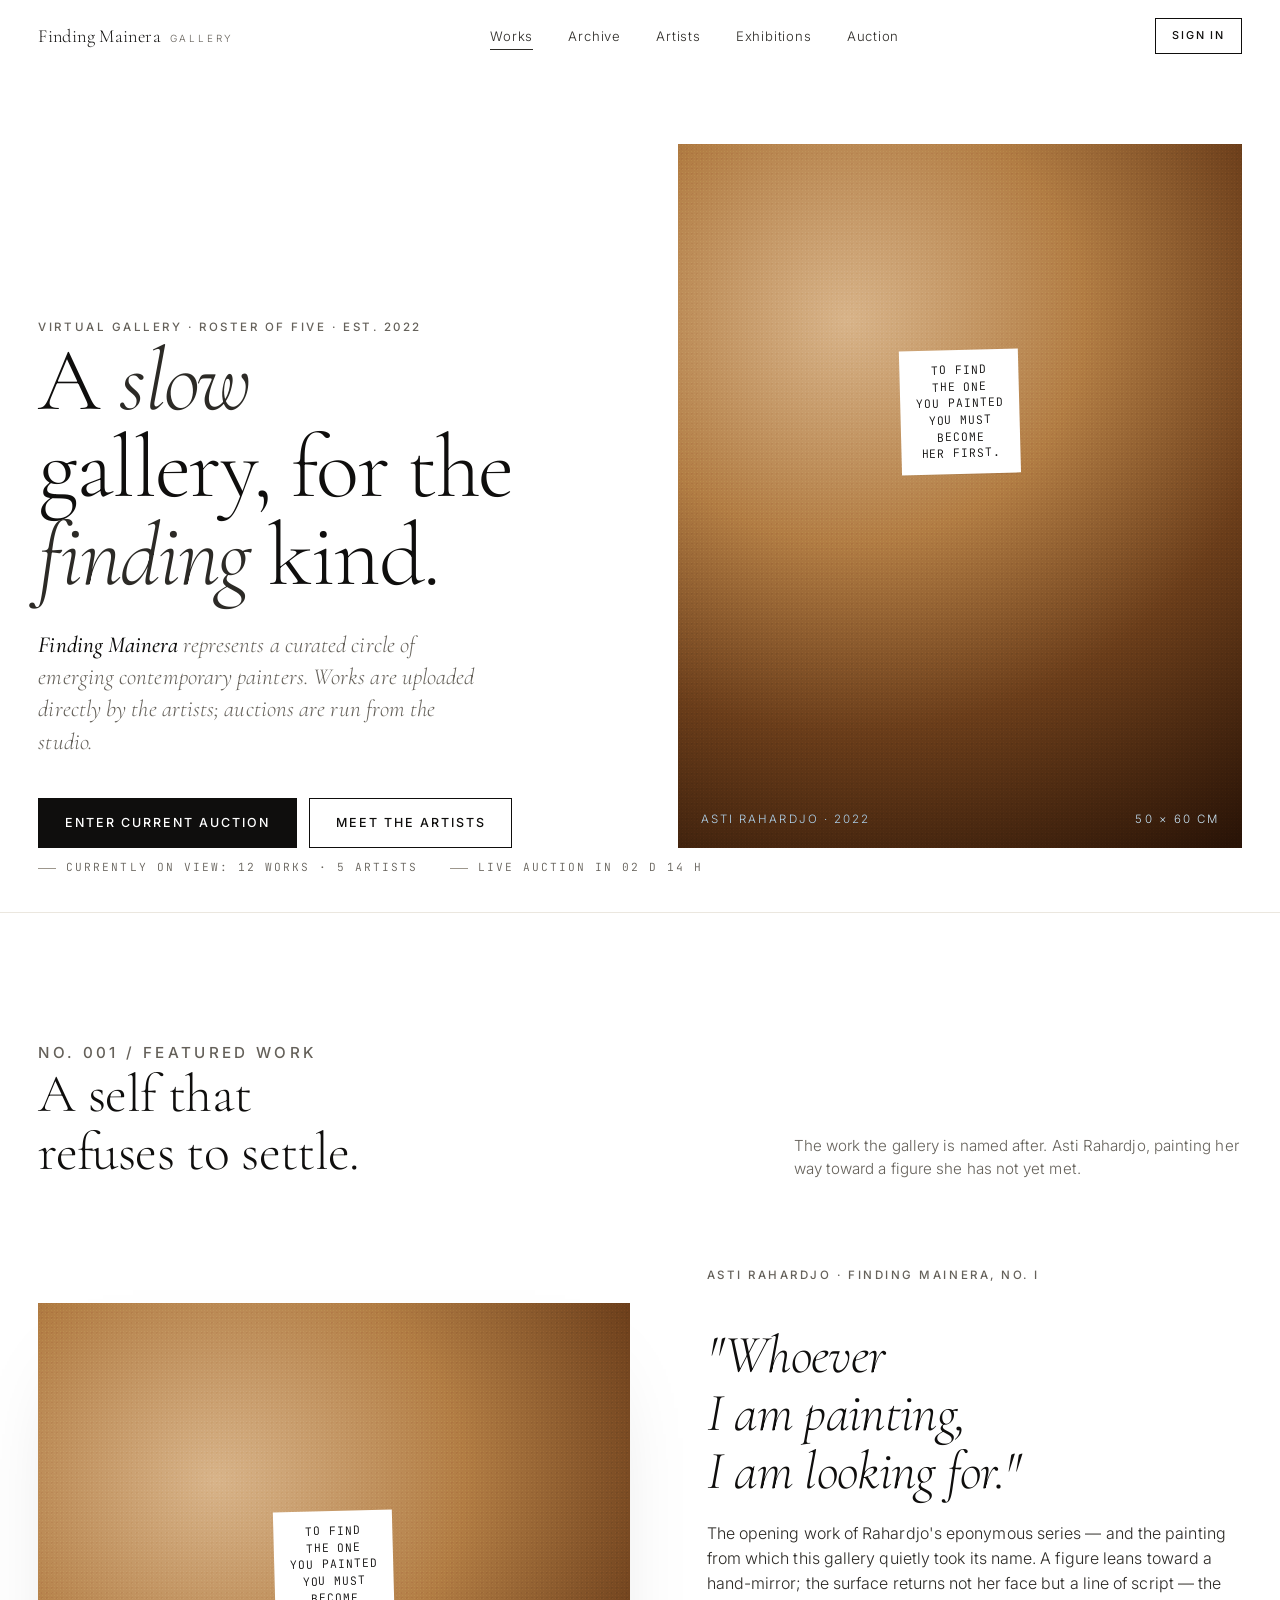
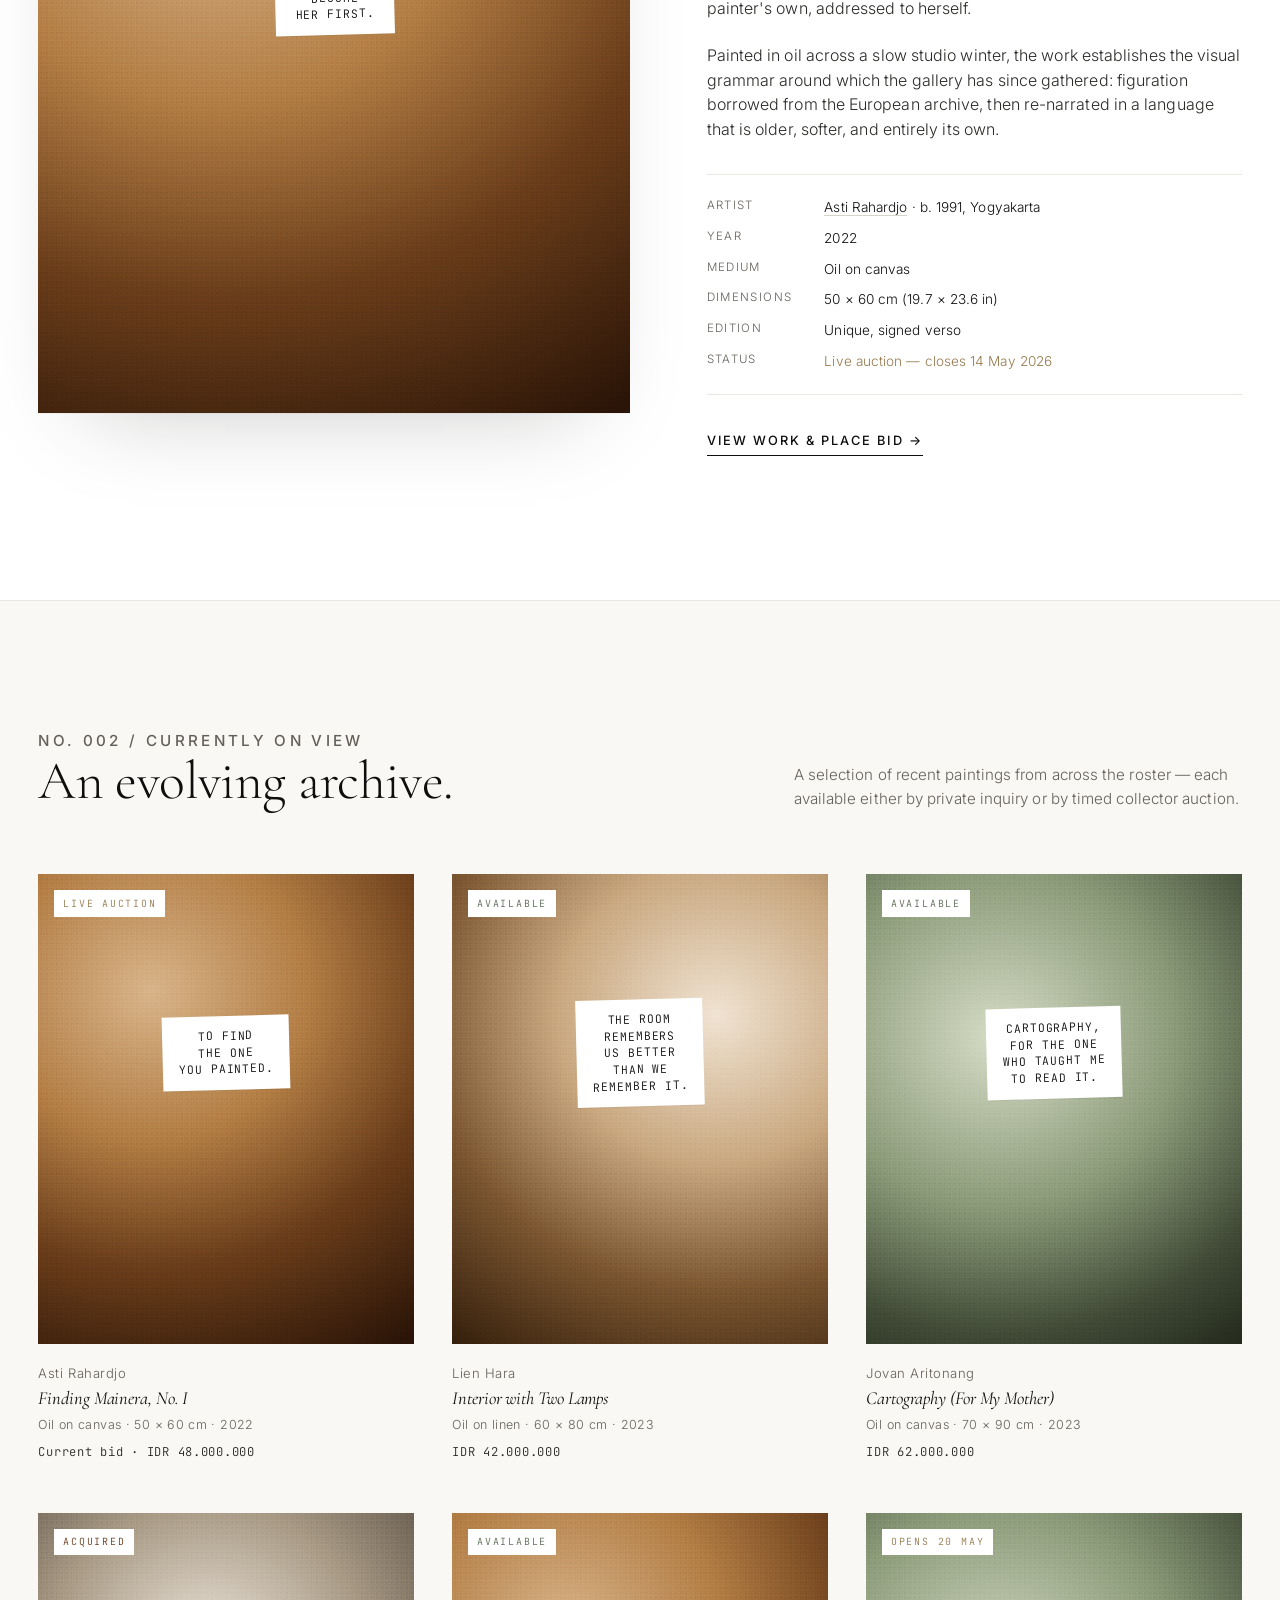
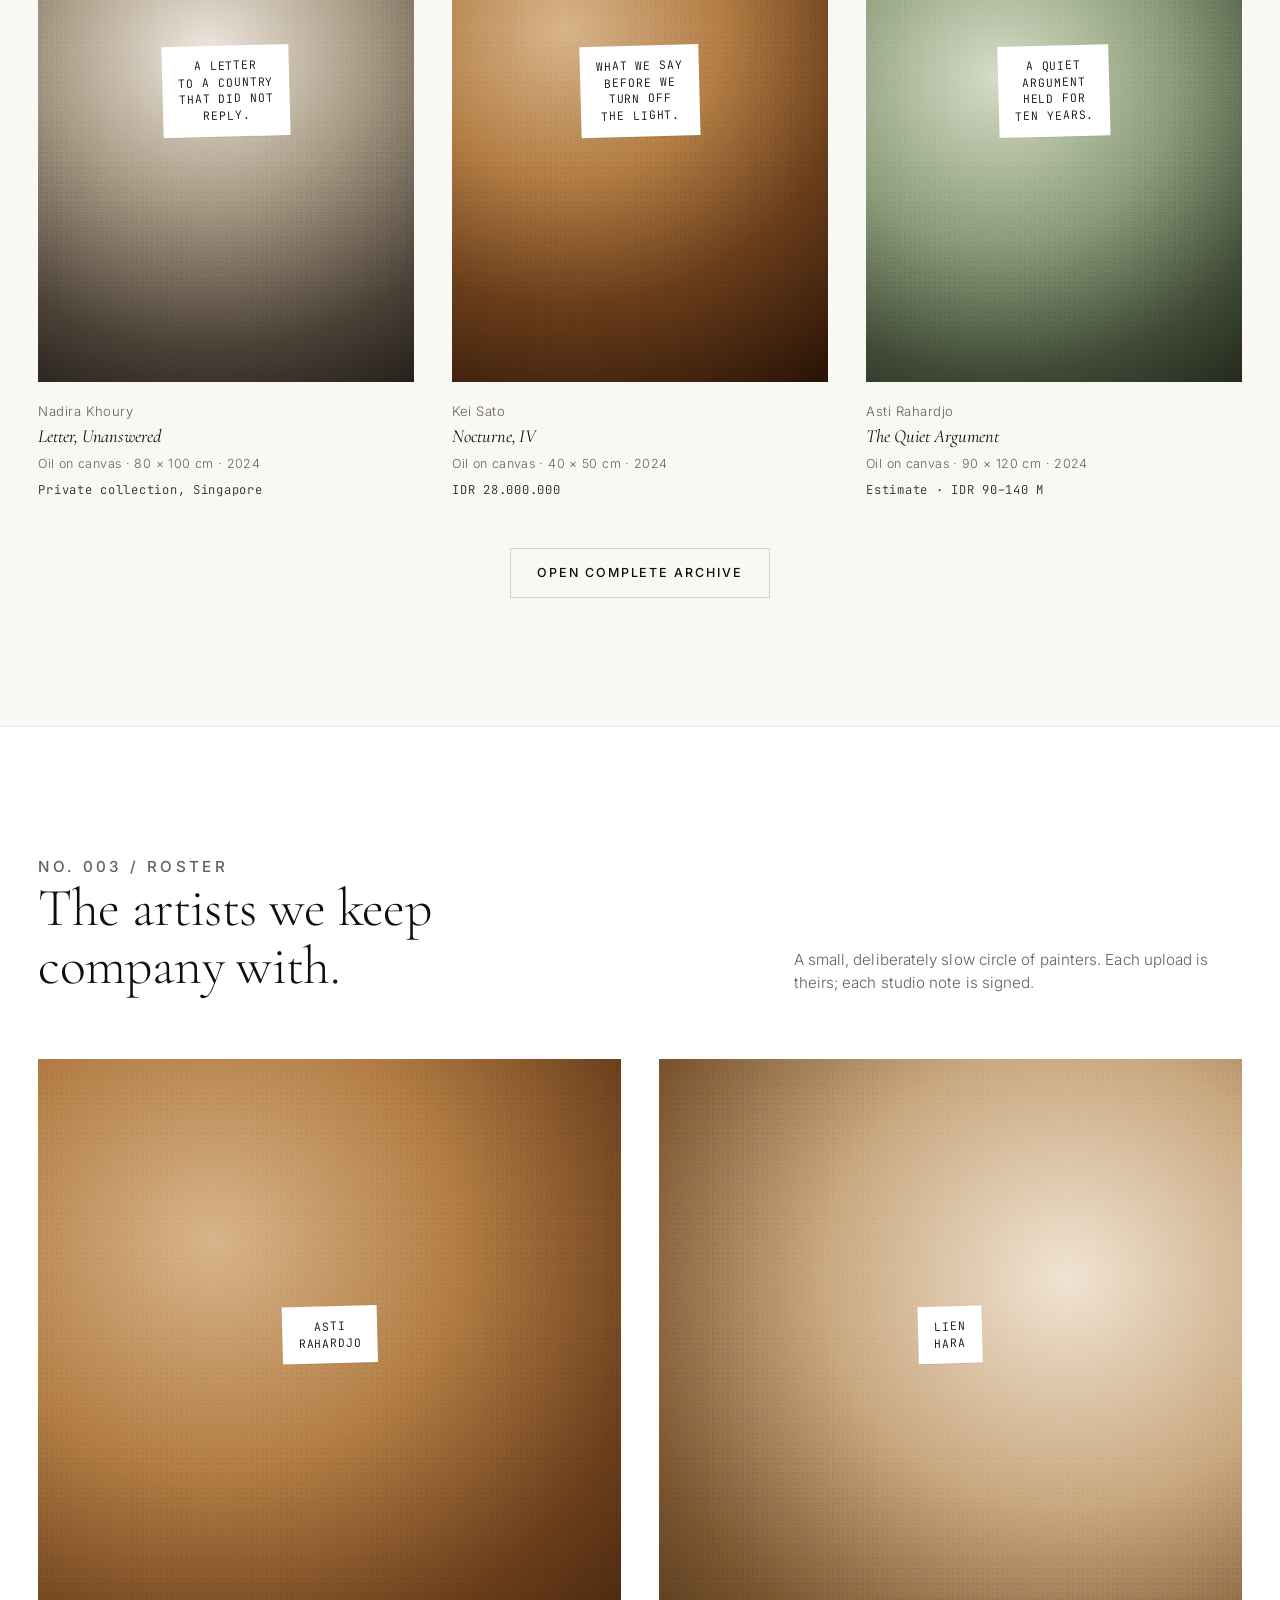
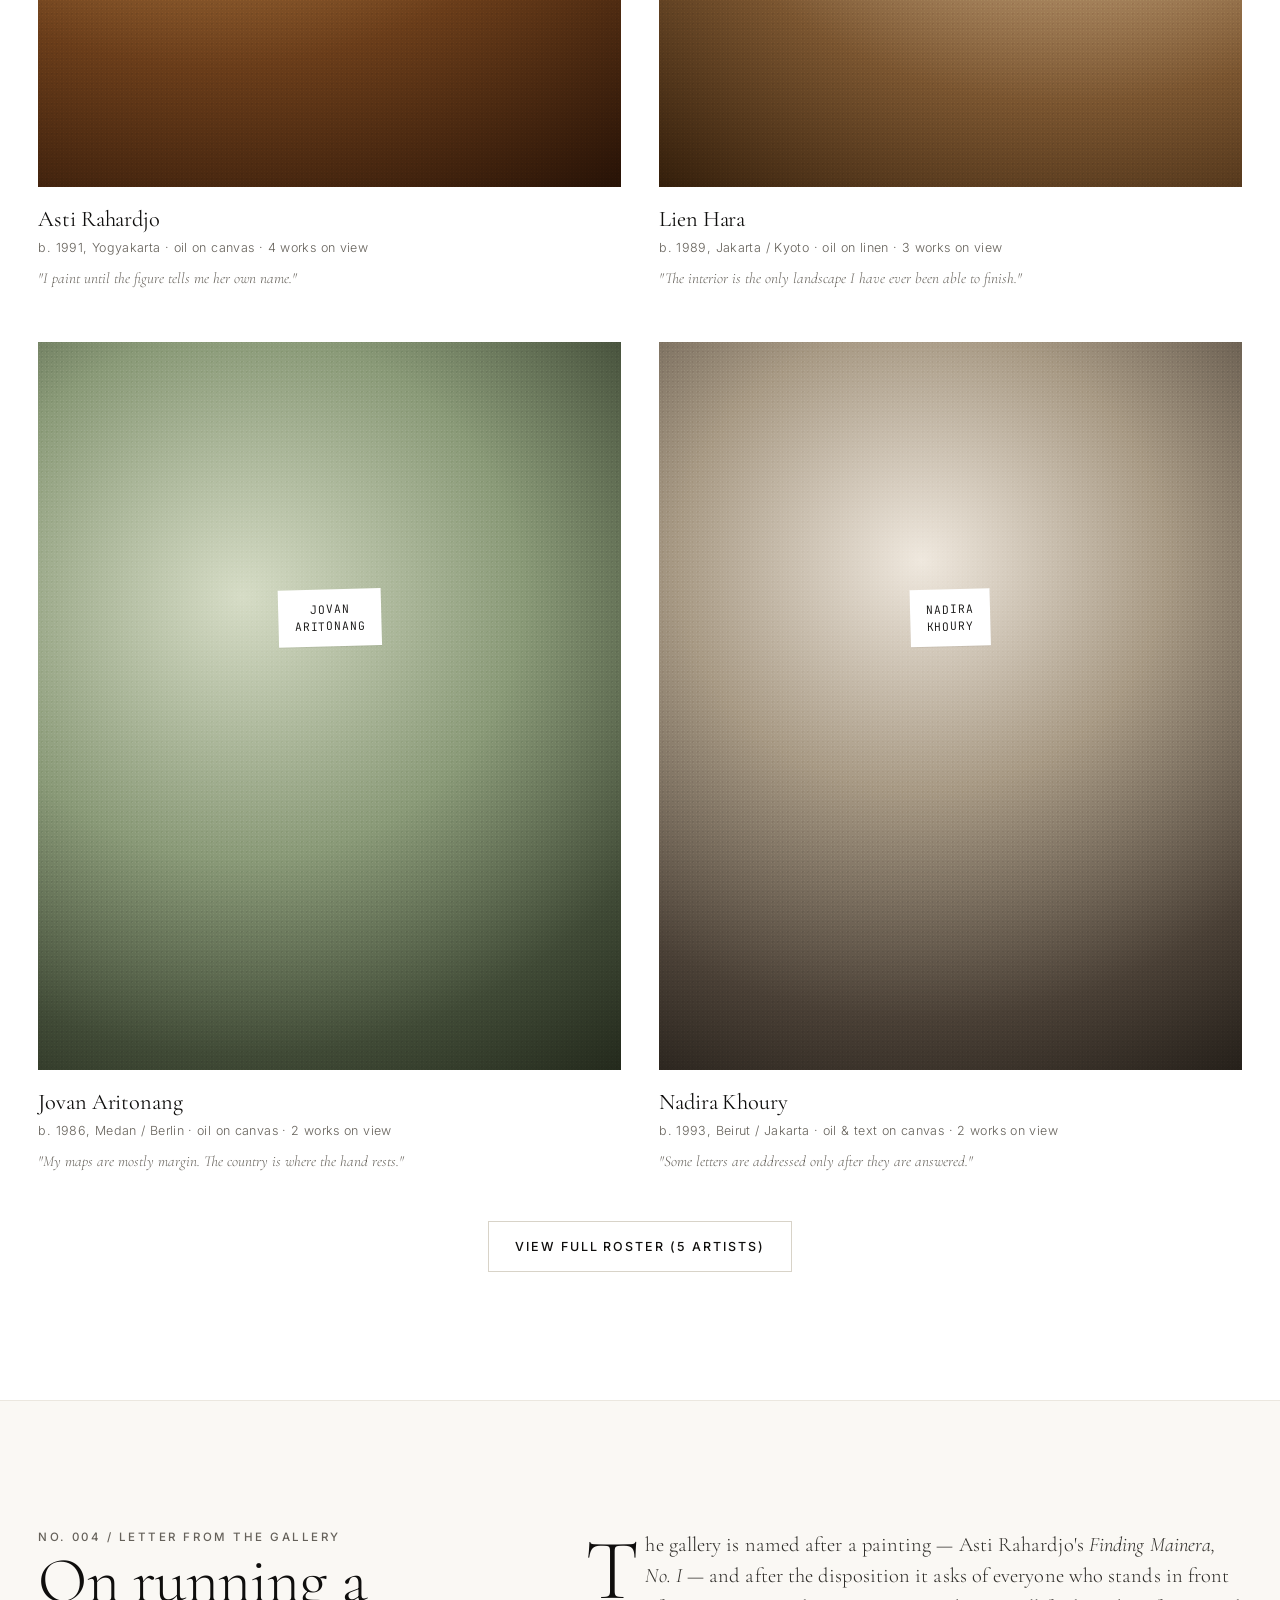
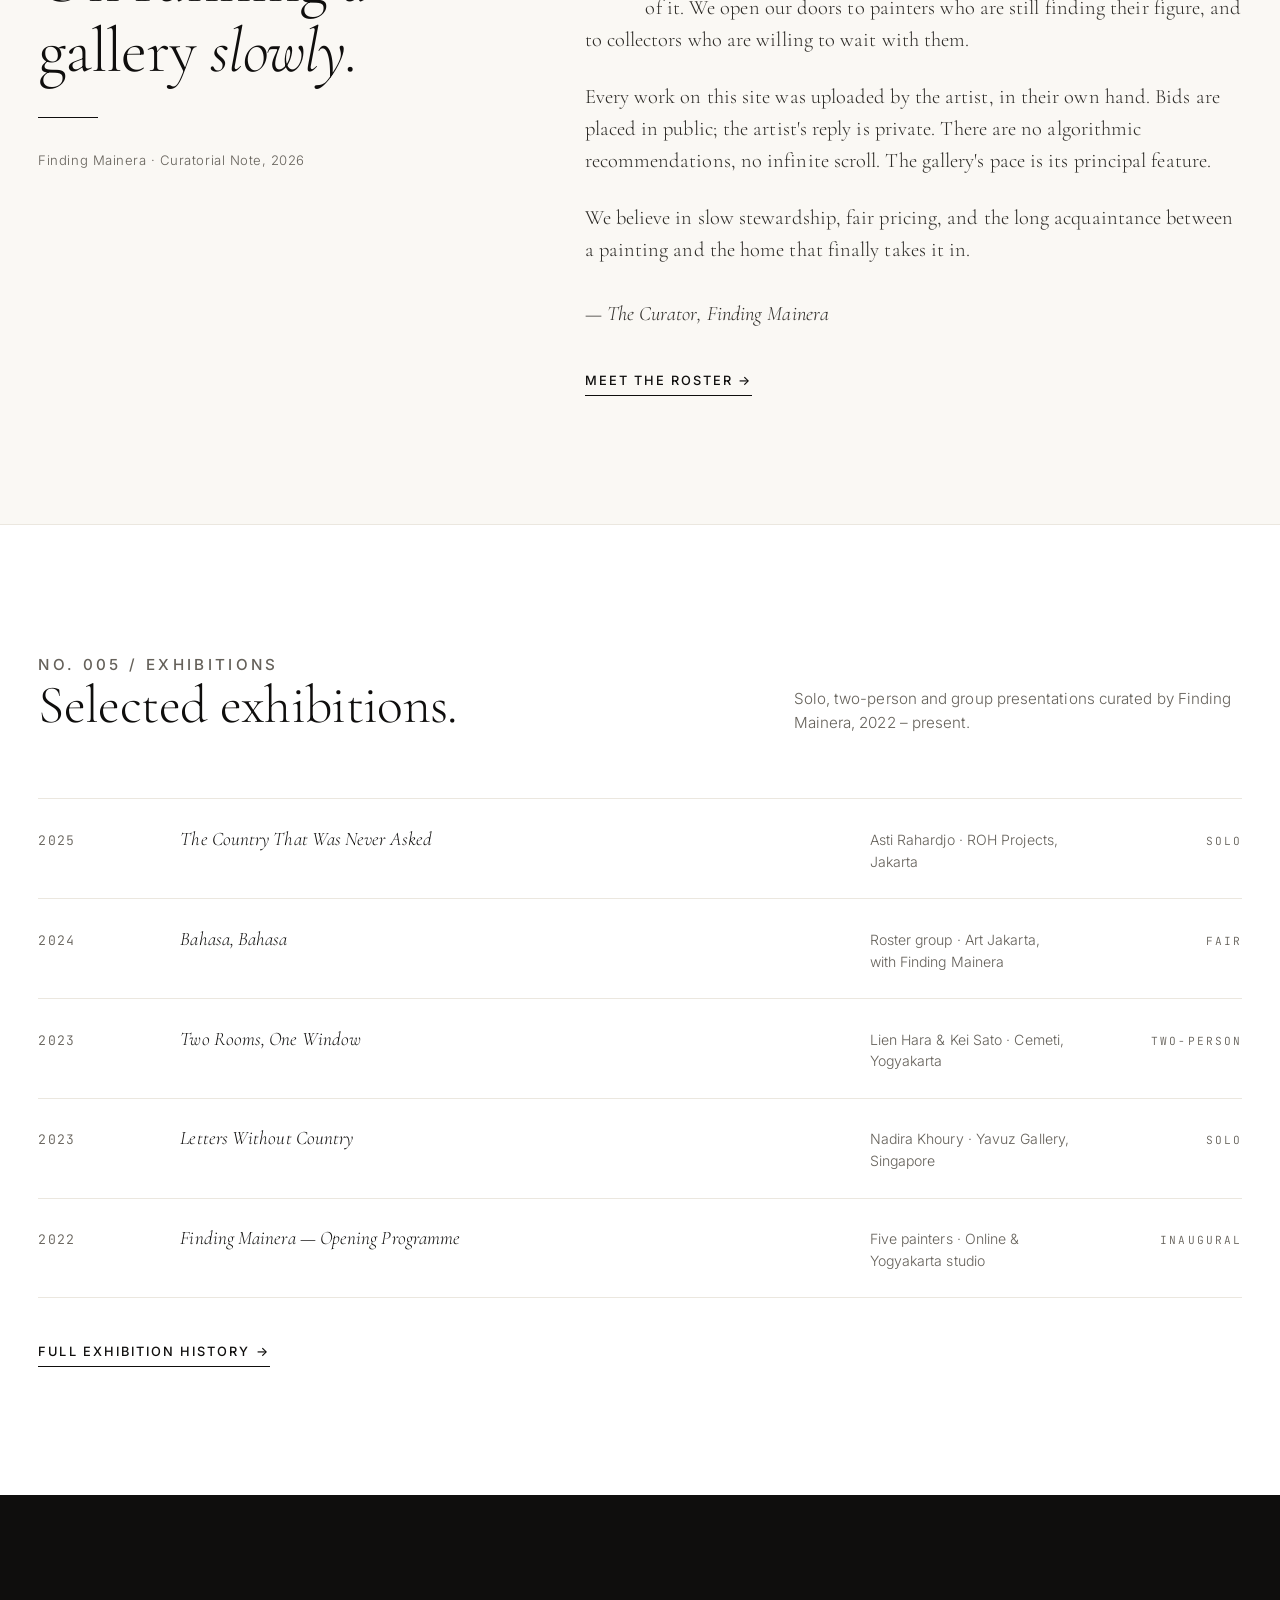
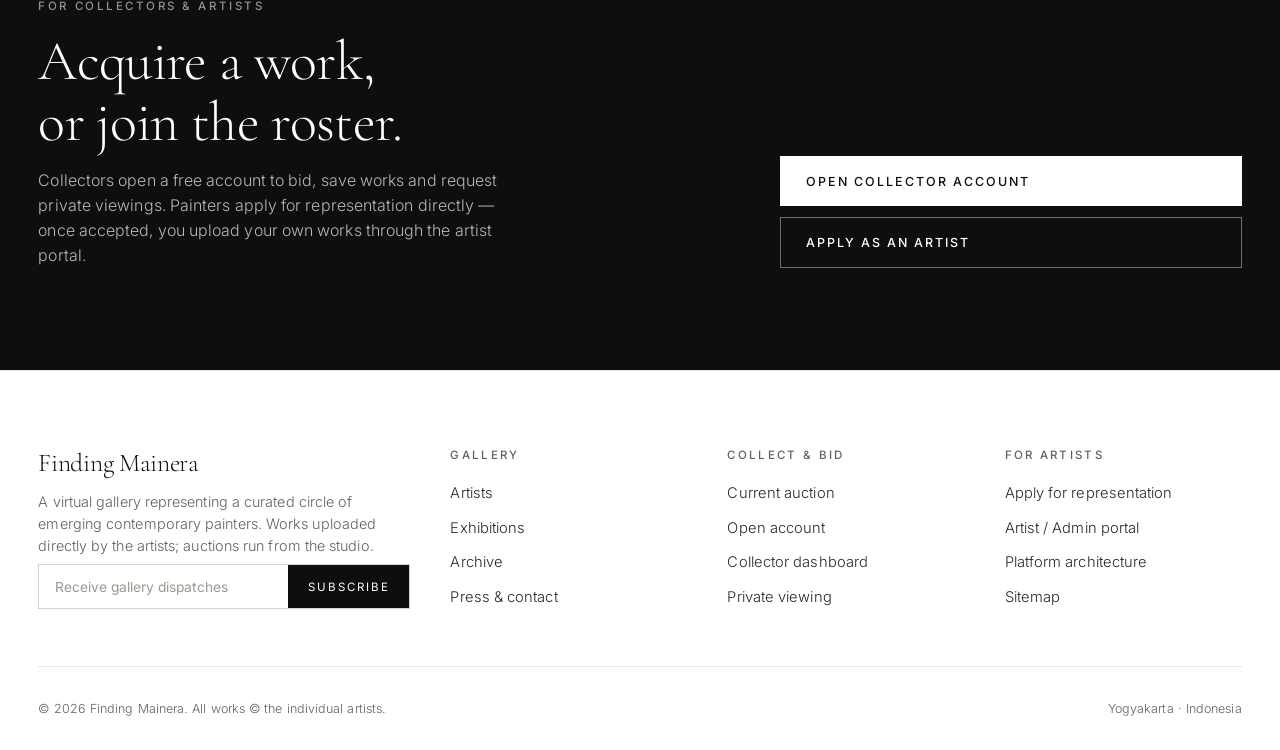
<file: index.html>
<!doctype html>
<html lang="en" dir="ltr">
<head>
<meta charset="utf-8">
<meta name="viewport" content="width=device-width, initial-scale=1, viewport-fit=cover">
<meta name="theme-color" content="#ffffff">
<meta name="color-scheme" content="light">

<title>Finding Mainera — A Slow Gallery for Emerging Contemporary Painters</title>
<meta name="description" content="Finding Mainera is a virtual gallery representing a curated roster of emerging contemporary painters. Browse current works, artist profiles, exhibition history and live collector auctions — uploaded directly by the artists themselves.">
<meta name="author" content="Finding Mainera">
<meta name="keywords" content="Finding Mainera, contemporary art gallery, contemporary painting, emerging artists, oil painting, virtual gallery, art auction, art collector, Southeast Asia, Indonesian contemporary art">

<link rel="canonical" href="https://findingmainera.art/">
<link rel="alternate" hreflang="en" href="https://findingmainera.art/">
<link rel="alternate" hreflang="id" href="https://findingmainera.art/id/">
<link rel="alternate" hreflang="x-default" href="https://findingmainera.art/">

<meta property="og:type" content="website">
<meta property="og:site_name" content="Finding Mainera">
<meta property="og:title" content="Finding Mainera — A Slow Gallery for Emerging Painters">
<meta property="og:description" content="Curated virtual gallery & live auctions for emerging contemporary painters. Works uploaded directly by the artists.">
<meta property="og:image" content="https://findingmainera.art/assets/og.jpg">
<meta property="og:image:width" content="1200">
<meta property="og:image:height" content="630">
<meta property="og:image:alt" content="Finding Mainera — virtual gallery for emerging contemporary painters">
<meta property="og:url" content="https://findingmainera.art/">
<meta property="og:locale" content="en_US">
<meta property="og:locale:alternate" content="id_ID">

<meta name="twitter:card" content="summary_large_image">
<meta name="twitter:title" content="Finding Mainera — A Slow Gallery for Emerging Painters">
<meta name="twitter:description" content="Virtual gallery & live auctions for emerging contemporary painters.">
<meta name="twitter:image" content="https://findingmainera.art/assets/og.jpg">

<link rel="preconnect" href="https://fonts.googleapis.com">
<link rel="preconnect" href="https://fonts.gstatic.com" crossorigin>
<link rel="stylesheet" href="https://fonts.googleapis.com/css2?family=Cormorant+Garamond:ital,wght@0,300;0,400;0,500;1,300;1,400&family=Inter:wght@300;400;500;600&family=JetBrains+Mono:wght@400;500&display=swap">
<link rel="stylesheet" href="./css/gallery.css">

<link rel="icon" type="image/svg+xml" href="data:image/svg+xml;utf8,%3Csvg xmlns='http://www.w3.org/2000/svg' viewBox='0 0 32 32'%3E%3Crect width='32' height='32' fill='%23fff'/%3E%3Ctext x='50%25' y='62%25' text-anchor='middle' font-family='Georgia,serif' font-size='22' fill='%230f0e0d'%3EFM%3C/text%3E%3C/svg%3E">
<link rel="manifest" href="./manifest.json">

<script type="application/ld+json">
{
  "@context": "https://schema.org",
  "@graph": [
    {
      "@type": "WebSite",
      "@id": "https://findingmainera.art/#site",
      "url": "https://findingmainera.art/",
      "name": "Finding Mainera",
      "alternateName": "Finding Mainera — Virtual Gallery",
      "inLanguage": ["en", "id"],
      "publisher": { "@id": "https://findingmainera.art/#org" },
      "potentialAction": {
        "@type": "SearchAction",
        "target": "https://findingmainera.art/search?q={search_term_string}",
        "query-input": "required name=search_term_string"
      }
    },
    {
      "@type": "ArtGallery",
      "@id": "https://findingmainera.art/#org",
      "name": "Finding Mainera",
      "description": "A virtual gallery representing a curated roster of emerging contemporary painters.",
      "url": "https://findingmainera.art/",
      "logo": "https://findingmainera.art/assets/logo.svg",
      "image": "https://findingmainera.art/assets/og.jpg",
      "address": {
        "@type": "PostalAddress",
        "addressLocality": "Yogyakarta",
        "addressCountry": "ID"
      },
      "sameAs": [
        "https://www.instagram.com/findingmainera",
        "https://www.artsy.net/partner/finding-mainera"
      ]
    },
    {
      "@type": "ItemList",
      "name": "Represented artists",
      "itemListElement": [
        { "@type": "ListItem", "position": 1, "item": { "@type": "Person", "name": "Asti Rahardjo", "url": "https://findingmainera.art/artist#asti-rahardjo" }},
        { "@type": "ListItem", "position": 2, "item": { "@type": "Person", "name": "Lien Hara", "url": "https://findingmainera.art/artist#lien-hara" }},
        { "@type": "ListItem", "position": 3, "item": { "@type": "Person", "name": "Jovan Aritonang", "url": "https://findingmainera.art/artist#jovan-aritonang" }},
        { "@type": "ListItem", "position": 4, "item": { "@type": "Person", "name": "Nadira Khoury", "url": "https://findingmainera.art/artist#nadira-khoury" }},
        { "@type": "ListItem", "position": 5, "item": { "@type": "Person", "name": "Kei Sato", "url": "https://findingmainera.art/artist#kei-sato" }}
      ]
    },
    {
      "@type": "VisualArtwork",
      "name": "Finding Mainera, No. I",
      "creator": { "@type": "Person", "name": "Asti Rahardjo" },
      "dateCreated": "2022",
      "artform": "Painting",
      "artMedium": "Oil on canvas",
      "artworkSurface": "Canvas",
      "width":  { "@type": "QuantitativeValue", "value": 50, "unitCode": "CMT" },
      "height": { "@type": "QuantitativeValue", "value": 60, "unitCode": "CMT" },
      "image": "https://findingmainera.art/assets/artworks/finding-mainera-i.jpg",
      "url":   "https://findingmainera.art/artwork/finding-mainera-i.html",
      "inLanguage": "en",
      "description": "Oil on canvas, 50 × 60 cm. The opening work of the eponymous series — a quiet inquiry into who, exactly, the painter has been looking for."
    }
  ]
}
</script>
</head>

<body>
<a href="#main" class="skip">Skip to content</a>

<header class="nav" aria-label="Primary">
  <a class="nav__brand" href="/" aria-label="Finding Mainera home">
    Finding Mainera <small>Gallery</small>
  </a>
  <button class="nav__burger" aria-label="Open menu" aria-expanded="false"><span></span><span></span><span></span></button>
  <nav>
    <ul class="nav__menu">
      <li><a href="/" aria-current="page">Works</a></li>
      <li><a href="./gallery.html">Archive</a></li>
      <li><a href="./artist.html">Artists</a></li>
      <li><a href="./exhibitions.html">Exhibitions</a></li>
      <li><a href="./artwork/finding-mainera-i.html">Auction</a></li>
    </ul>
  </nav>
  <div class="nav__actions">
    <a class="btn btn--ghost btn--mini" href="./auth.html">Sign in</a>
  </div>
</header>

<main id="main">

<!-- ============ HERO ============ -->
<section class="hero" aria-labelledby="hero-title">
  <div class="hero__text fade-up">
    <p class="eyebrow">Virtual Gallery · Roster of Five · est. 2022</p>
    <h1 id="hero-title" class="hero__title">
      A <em>slow</em><br>gallery, for the<br><em>finding</em> kind.
    </h1>
    <p class="hero__sub">
      <strong style="font-weight:500;color:var(--ink);">Finding Mainera</strong> represents a curated circle of emerging contemporary painters. Works are uploaded directly by the artists; auctions are run from the studio.
    </p>
    <div class="hero__cta">
      <a class="btn" href="./artwork/finding-mainera-i.html">Enter current auction</a>
      <a class="btn btn--ghost" href="./artist.html">Meet the artists</a>
    </div>
  </div>

  <div class="hero__art fade-up" data-lightbox>
    <figure>
      <div class="canvas-art" role="img" aria-label="Featured artwork: Finding Mainera, No. I — oil on canvas, 2022, by Asti Rahardjo" data-overlay="To find&#10;the one&#10;you painted&#10;you must&#10;become&#10;her first."></div>
      <figcaption>
        <span>Asti Rahardjo · 2022</span>
        <span>50 × 60 cm</span>
      </figcaption>
    </figure>
  </div>

  <div class="hero__meta" aria-hidden="true">
    <span>Currently on view: 12 works · 5 artists</span>
    <span>Live auction in 02 d 14 h</span>
  </div>
</section>

<!-- ============ FEATURED / SPOTLIGHT ============ -->
<section class="section" aria-labelledby="spotlight-title">
  <div class="shell">
    <div class="section__head fade-up">
      <div>
        <p class="eyebrow">No. 001 / Featured Work</p>
        <h2 id="spotlight-title">A self that<br>refuses to settle.</h2>
      </div>
      <p>The work the gallery is named after. Asti Rahardjo, painting her way toward a figure she has not yet met.</p>
    </div>

    <div class="spotlight">
      <a href="./artwork/finding-mainera-i.html" class="spotlight__frame fade-up" aria-label="Open Finding Mainera, No. I detail">
        <div class="canvas-art" role="img" aria-label="Finding Mainera, No. I — figure with mirror, 2022, by Asti Rahardjo" data-overlay="To find&#10;the one&#10;you painted&#10;you must&#10;become&#10;her first."></div>
      </a>
      <div class="spotlight__body fade-up">
        <span class="eyebrow">Asti Rahardjo · Finding Mainera, No. I</span>
        <h2 style="margin-top:1rem;"><em style="font-style: italic;">"Whoever<br>I am painting,<br>I am looking for."</em></h2>
        <p>
          The opening work of Rahardjo's eponymous series — and the painting from which this gallery quietly took its name. A figure leans toward a hand-mirror; the surface returns not her face but a line of script — the painter's own, addressed to herself.
        </p>
        <p>
          Painted in oil across a slow studio winter, the work establishes the visual grammar around which the gallery has since gathered: figuration borrowed from the European archive, then re-narrated in a language that is older, softer, and entirely its own.
        </p>
        <dl class="spotlight__data">
          <dt>Artist</dt><dd><a href="./artist.html#asti-rahardjo" style="border-bottom:1px solid var(--line-2);">Asti Rahardjo</a> · b. 1991, Yogyakarta</dd>
          <dt>Year</dt><dd>2022</dd>
          <dt>Medium</dt><dd>Oil on canvas</dd>
          <dt>Dimensions</dt><dd>50 × 60 cm (19.7 × 23.6 in)</dd>
          <dt>Edition</dt><dd>Unique, signed verso</dd>
          <dt>Status</dt><dd><span style="color:var(--gold);">Live auction — closes 14 May 2026</span></dd>
        </dl>
        <a class="link-arrow" href="./artwork/finding-mainera-i.html">View work &amp; place bid →</a>
      </div>
    </div>
  </div>
</section>

<!-- ============ ARCHIVE / CURRENT WORKS ============ -->
<section class="section section--paper" aria-labelledby="archive-title">
  <div class="shell">
    <div class="section__head fade-up">
      <div>
        <p class="eyebrow">No. 002 / Currently on view</p>
        <h2 id="archive-title">An evolving archive.</h2>
      </div>
      <p>A selection of recent paintings from across the roster — each available either by private inquiry or by timed collector auction.</p>
    </div>

    <div class="archive reveal-stagger">
      <a href="./artwork/finding-mainera-i.html" class="work">
        <div class="work__frame">
          <span class="work__tag work__tag--auction">Live auction</span>
          <div class="canvas-art" role="img" aria-label="Finding Mainera, No. I — Asti Rahardjo" data-overlay="To find&#10;the one&#10;you painted."></div>
        </div>
        <p class="meta" style="margin-bottom:0.3rem;">Asti Rahardjo</p>
        <h3 class="work__title">Finding Mainera, No. I</h3>
        <p class="work__meta">Oil on canvas · 50 × 60 cm · 2022</p>
        <p class="work__price">Current bid · IDR 48.000.000</p>
      </a>

      <a href="./artwork/finding-mainera-i.html" class="work">
        <div class="work__frame">
          <span class="work__tag work__tag--available">Available</span>
          <div class="canvas-art canvas-art--alt" role="img" aria-label="Interior with Two Lamps — Lien Hara" data-overlay="The room&#10;remembers&#10;us better&#10;than we&#10;remember it."></div>
        </div>
        <p class="meta" style="margin-bottom:0.3rem;">Lien Hara</p>
        <h3 class="work__title">Interior with Two Lamps</h3>
        <p class="work__meta">Oil on linen · 60 × 80 cm · 2023</p>
        <p class="work__price">IDR 42.000.000</p>
      </a>

      <a href="./artwork/finding-mainera-i.html" class="work">
        <div class="work__frame">
          <span class="work__tag work__tag--available">Available</span>
          <div class="canvas-art canvas-art--green" role="img" aria-label="Cartography (For My Mother) — Jovan Aritonang" data-overlay="Cartography,&#10;for the one&#10;who taught me&#10;to read it."></div>
        </div>
        <p class="meta" style="margin-bottom:0.3rem;">Jovan Aritonang</p>
        <h3 class="work__title">Cartography (For My Mother)</h3>
        <p class="work__meta">Oil on canvas · 70 × 90 cm · 2023</p>
        <p class="work__price">IDR 62.000.000</p>
      </a>

      <a href="./artwork/finding-mainera-i.html" class="work">
        <div class="work__frame">
          <span class="work__tag work__tag--sold">Acquired</span>
          <div class="canvas-art canvas-art--ink" role="img" aria-label="Letter, Unanswered — Nadira Khoury" data-overlay="A letter&#10;to a country&#10;that did not&#10;reply."></div>
        </div>
        <p class="meta" style="margin-bottom:0.3rem;">Nadira Khoury</p>
        <h3 class="work__title">Letter, Unanswered</h3>
        <p class="work__meta">Oil on canvas · 80 × 100 cm · 2024</p>
        <p class="work__price">Private collection, Singapore</p>
      </a>

      <a href="./artwork/finding-mainera-i.html" class="work">
        <div class="work__frame">
          <span class="work__tag work__tag--available">Available</span>
          <div class="canvas-art" role="img" aria-label="Nocturne, IV — Kei Sato" data-overlay="What we say&#10;before we&#10;turn off&#10;the light."></div>
        </div>
        <p class="meta" style="margin-bottom:0.3rem;">Kei Sato</p>
        <h3 class="work__title">Nocturne, IV</h3>
        <p class="work__meta">Oil on canvas · 40 × 50 cm · 2024</p>
        <p class="work__price">IDR 28.000.000</p>
      </a>

      <a href="./artwork/finding-mainera-i.html" class="work">
        <div class="work__frame">
          <span class="work__tag work__tag--auction">Opens 20 May</span>
          <div class="canvas-art canvas-art--green" role="img" aria-label="The Quiet Argument — Asti Rahardjo" data-overlay="A quiet&#10;argument&#10;held for&#10;ten years."></div>
        </div>
        <p class="meta" style="margin-bottom:0.3rem;">Asti Rahardjo</p>
        <h3 class="work__title">The Quiet Argument</h3>
        <p class="work__meta">Oil on canvas · 90 × 120 cm · 2024</p>
        <p class="work__price">Estimate · IDR 90–140 M</p>
      </a>
    </div>

    <div class="center" style="margin-top:3rem;">
      <a class="btn btn--line" href="./gallery.html">Open complete archive</a>
    </div>
  </div>
</section>

<!-- ============ ARTISTS ROSTER ============ -->
<section class="section" aria-labelledby="roster-title">
  <div class="shell">
    <div class="section__head fade-up">
      <div>
        <p class="eyebrow">No. 003 / Roster</p>
        <h2 id="roster-title">The artists we keep<br>company with.</h2>
      </div>
      <p>A small, deliberately slow circle of painters. Each upload is theirs; each studio note is signed.</p>
    </div>

    <div class="archive archive--two reveal-stagger">
      <a href="./artist.html#asti-rahardjo" class="work">
        <div class="work__frame">
          <div class="canvas-art" role="img" aria-label="Portrait of Asti Rahardjo" data-overlay="Asti&#10;Rahardjo"></div>
        </div>
        <h3 class="work__title" style="font-style: normal; font-family: var(--serif); font-size:1.4rem;">Asti Rahardjo</h3>
        <p class="work__meta">b. 1991, Yogyakarta · oil on canvas · 4 works on view</p>
        <p class="work__price" style="font-family:var(--serif); font-size:0.95rem; font-style:italic; color:var(--ink-3); margin-top:0.6rem; letter-spacing:0;">"I paint until the figure tells me her own name."</p>
      </a>

      <a href="./artist.html#lien-hara" class="work">
        <div class="work__frame">
          <div class="canvas-art canvas-art--alt" role="img" aria-label="Portrait of Lien Hara" data-overlay="Lien&#10;Hara"></div>
        </div>
        <h3 class="work__title" style="font-style: normal; font-family: var(--serif); font-size:1.4rem;">Lien Hara</h3>
        <p class="work__meta">b. 1989, Jakarta / Kyoto · oil on linen · 3 works on view</p>
        <p class="work__price" style="font-family:var(--serif); font-size:0.95rem; font-style:italic; color:var(--ink-3); margin-top:0.6rem; letter-spacing:0;">"The interior is the only landscape I have ever been able to finish."</p>
      </a>

      <a href="./artist.html#jovan-aritonang" class="work">
        <div class="work__frame">
          <div class="canvas-art canvas-art--green" role="img" aria-label="Portrait of Jovan Aritonang" data-overlay="Jovan&#10;Aritonang"></div>
        </div>
        <h3 class="work__title" style="font-style: normal; font-family: var(--serif); font-size:1.4rem;">Jovan Aritonang</h3>
        <p class="work__meta">b. 1986, Medan / Berlin · oil on canvas · 2 works on view</p>
        <p class="work__price" style="font-family:var(--serif); font-size:0.95rem; font-style:italic; color:var(--ink-3); margin-top:0.6rem; letter-spacing:0;">"My maps are mostly margin. The country is where the hand rests."</p>
      </a>

      <a href="./artist.html#nadira-khoury" class="work">
        <div class="work__frame">
          <div class="canvas-art canvas-art--ink" role="img" aria-label="Portrait of Nadira Khoury" data-overlay="Nadira&#10;Khoury"></div>
        </div>
        <h3 class="work__title" style="font-style: normal; font-family: var(--serif); font-size:1.4rem;">Nadira Khoury</h3>
        <p class="work__meta">b. 1993, Beirut / Jakarta · oil &amp; text on canvas · 2 works on view</p>
        <p class="work__price" style="font-family:var(--serif); font-size:0.95rem; font-style:italic; color:var(--ink-3); margin-top:0.6rem; letter-spacing:0;">"Some letters are addressed only after they are answered."</p>
      </a>
    </div>

    <div class="center" style="margin-top:3rem;">
      <a class="btn btn--line" href="./artist.html">View full roster (5 artists)</a>
    </div>
  </div>
</section>

<!-- ============ CURATORIAL LETTER ============ -->
<section class="section section--paper" aria-labelledby="letter-title">
  <div class="shell statement">
    <div class="statement__heading fade-up">
      <p class="eyebrow">No. 004 / Letter from the Gallery</p>
      <h2 id="letter-title">On running a<br>gallery <em>slowly.</em></h2>
      <div class="divider"></div>
      <p class="meta">Finding Mainera · Curatorial Note, 2026</p>
    </div>
    <div class="statement__body fade-up">
      <p>
        The gallery is named after a painting — Asti Rahardjo's <em>Finding Mainera, No. I</em> — and after the disposition it asks of everyone who stands in front of it. We open our doors to painters who are still finding their figure, and to collectors who are willing to wait with them.
      </p>
      <p>
        Every work on this site was uploaded by the artist, in their own hand. Bids are placed in public; the artist's reply is private. There are no algorithmic recommendations, no infinite scroll. The gallery's pace is its principal feature.
      </p>
      <p>
        We believe in slow stewardship, fair pricing, and the long acquaintance between a painting and the home that finally takes it in.
      </p>
      <p class="statement__signature">— The Curator, Finding Mainera</p>
      <a class="link-arrow" href="./artist.html" style="margin-top:1rem;">Meet the roster →</a>
    </div>
  </div>
</section>

<!-- ============ EXHIBITIONS ============ -->
<section class="section" aria-labelledby="exhib-title">
  <div class="shell">
    <div class="section__head fade-up">
      <div>
        <p class="eyebrow">No. 005 / Exhibitions</p>
        <h2 id="exhib-title">Selected exhibitions.</h2>
      </div>
      <p>Solo, two-person and group presentations curated by Finding Mainera, 2022 – present.</p>
    </div>

    <div class="timeline fade-up">
      <div class="timeline__row">
        <span class="timeline__year">2025</span>
        <span class="timeline__title"><em>The Country That Was Never Asked</em></span>
        <span class="timeline__venue">Asti Rahardjo · ROH Projects, Jakarta</span>
        <span class="timeline__type">Solo</span>
      </div>
      <div class="timeline__row">
        <span class="timeline__year">2024</span>
        <span class="timeline__title"><em>Bahasa, Bahasa</em></span>
        <span class="timeline__venue">Roster group · Art Jakarta, with Finding Mainera</span>
        <span class="timeline__type">Fair</span>
      </div>
      <div class="timeline__row">
        <span class="timeline__year">2023</span>
        <span class="timeline__title"><em>Two Rooms, One Window</em></span>
        <span class="timeline__venue">Lien Hara &amp; Kei Sato · Cemeti, Yogyakarta</span>
        <span class="timeline__type">Two-person</span>
      </div>
      <div class="timeline__row">
        <span class="timeline__year">2023</span>
        <span class="timeline__title"><em>Letters Without Country</em></span>
        <span class="timeline__venue">Nadira Khoury · Yavuz Gallery, Singapore</span>
        <span class="timeline__type">Solo</span>
      </div>
      <div class="timeline__row">
        <span class="timeline__year">2022</span>
        <span class="timeline__title"><em>Finding Mainera — Opening Programme</em></span>
        <span class="timeline__venue">Five painters · Online &amp; Yogyakarta studio</span>
        <span class="timeline__type">Inaugural</span>
      </div>
    </div>

    <div style="margin-top:2.5rem;">
      <a class="link-arrow" href="./exhibitions.html">Full exhibition history →</a>
    </div>
  </div>
</section>

<!-- ============ COLLECTOR BANNER ============ -->
<section class="banner" aria-labelledby="banner-title">
  <div class="banner__inner">
    <div>
      <p class="eyebrow" style="color:rgba(255,255,255,0.55);">For Collectors &amp; Artists</p>
      <h2 id="banner-title" style="margin:1rem 0;">Acquire a work,<br>or join the roster.</h2>
      <p>Collectors open a free account to bid, save works and request private viewings. Painters apply for representation directly — once accepted, you upload your own works through the artist portal.</p>
    </div>
    <div style="display:flex; flex-direction:column; gap:0.7rem; align-self:end;">
      <a class="btn" style="--b-bg:var(--canvas); --b-fg:var(--ink); --b-bd:var(--canvas);" href="./auth.html">Open collector account</a>
      <a class="btn btn--ghost" href="mailto:apply@findingmainera.art">Apply as an artist</a>
    </div>
  </div>
</section>

</main>

<!-- ============ FOOTER ============ -->
<footer class="footer" aria-label="Footer">
  <div class="footer__grid">
    <div class="footer__brand">
      <h3>Finding Mainera</h3>
      <p>A virtual gallery representing a curated circle of emerging contemporary painters. Works uploaded directly by the artists; auctions run from the studio.</p>
      <form class="newsletter" aria-label="Gallery newsletter">
        <label class="sr-only" for="nl">Email</label>
        <input id="nl" type="email" required placeholder="Receive gallery dispatches">
        <button type="submit">Subscribe</button>
      </form>
    </div>
    <div class="footer__col">
      <h4>Gallery</h4>
      <ul>
        <li><a href="./artist.html">Artists</a></li>
        <li><a href="./exhibitions.html">Exhibitions</a></li>
        <li><a href="./gallery.html">Archive</a></li>
        <li><a href="mailto:hello@findingmainera.art">Press &amp; contact</a></li>
      </ul>
    </div>
    <div class="footer__col">
      <h4>Collect &amp; Bid</h4>
      <ul>
        <li><a href="./artwork/finding-mainera-i.html">Current auction</a></li>
        <li><a href="./auth.html">Open account</a></li>
        <li><a href="./collector.html">Collector dashboard</a></li>
        <li><a href="mailto:studio@findingmainera.art">Private viewing</a></li>
      </ul>
    </div>
    <div class="footer__col">
      <h4>For Artists</h4>
      <ul>
        <li><a href="mailto:apply@findingmainera.art">Apply for representation</a></li>
        <li><a href="./admin.html">Artist / Admin portal</a></li>
        <li><a href="./ARCHITECTURE.md">Platform architecture</a></li>
        <li><a href="./sitemap.xml">Sitemap</a></li>
      </ul>
    </div>
  </div>
  <div class="footer__sub">
    <span>© <span data-year>2026</span> Finding Mainera. All works © the individual artists.</span>
    <span>Yogyakarta · Indonesia</span>
  </div>
</footer>

<script src="./js/gallery.js" defer></script>
</body>
</html>
</file>
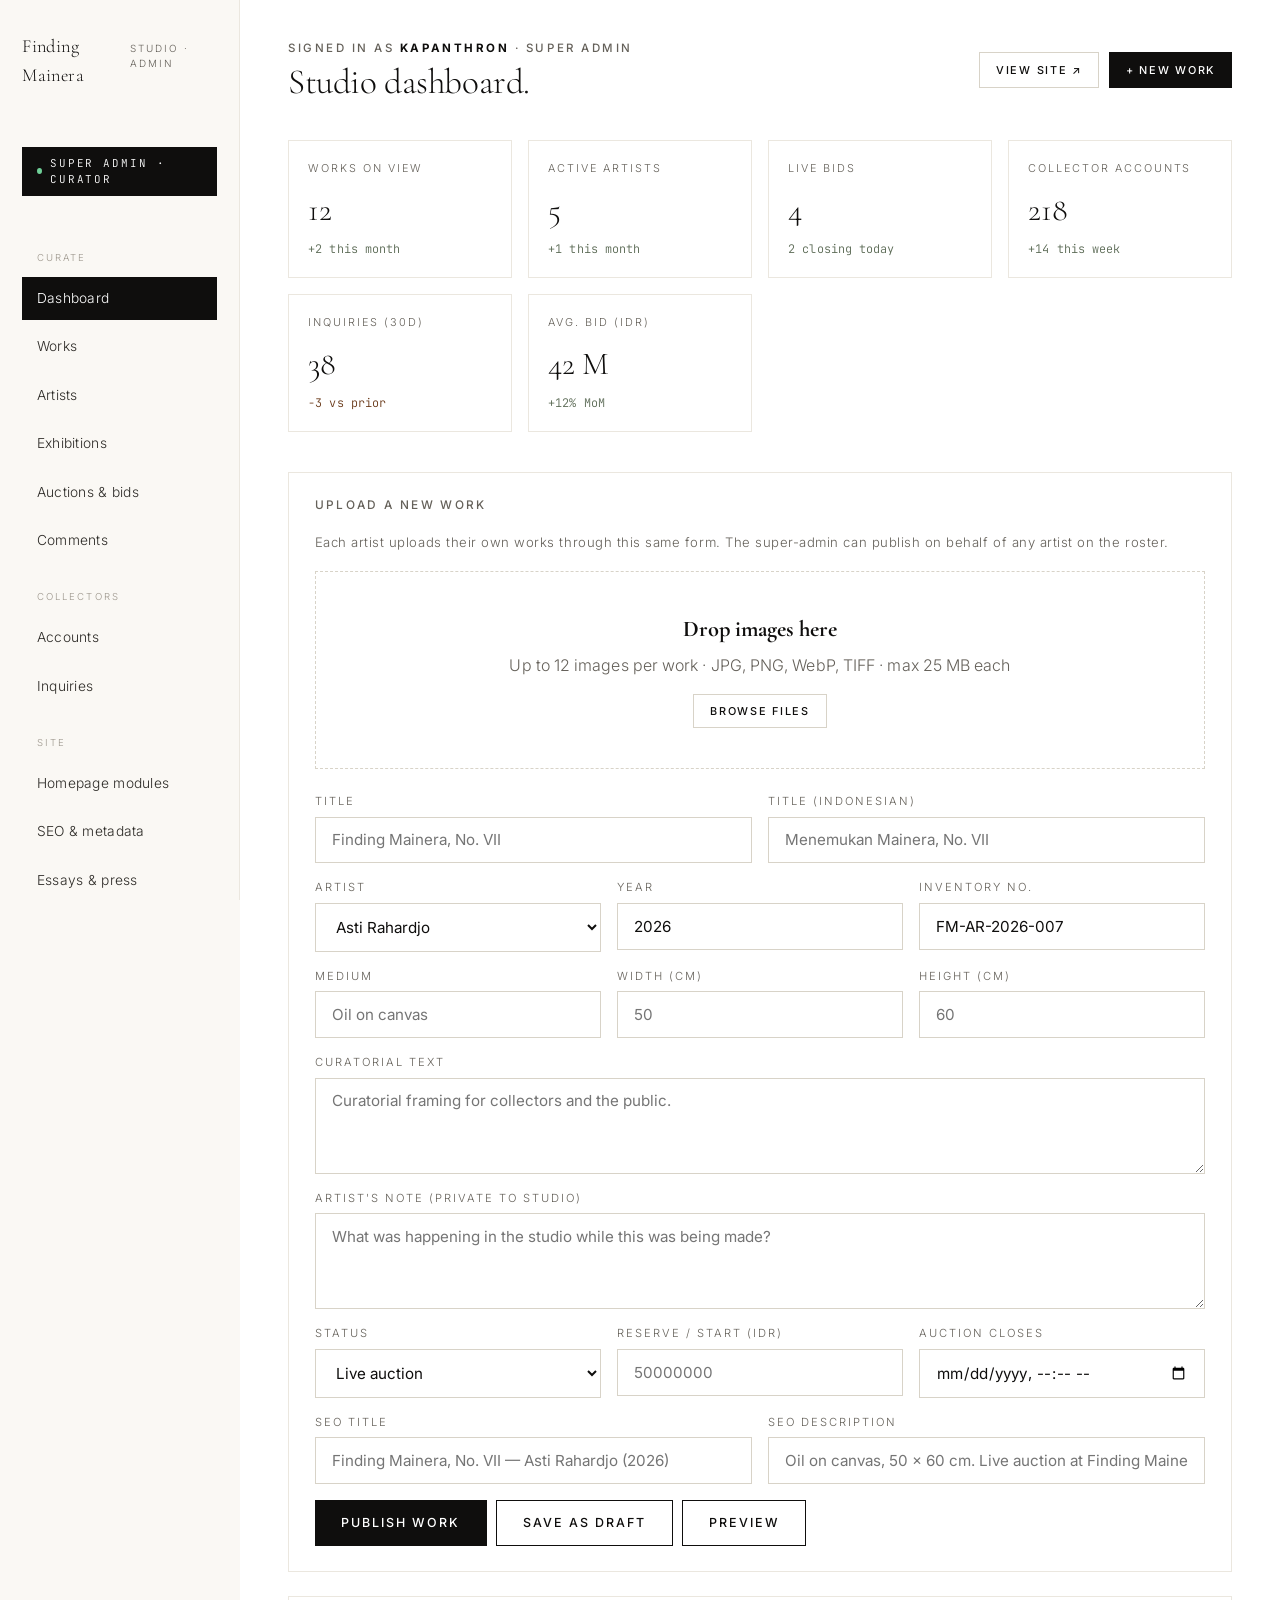
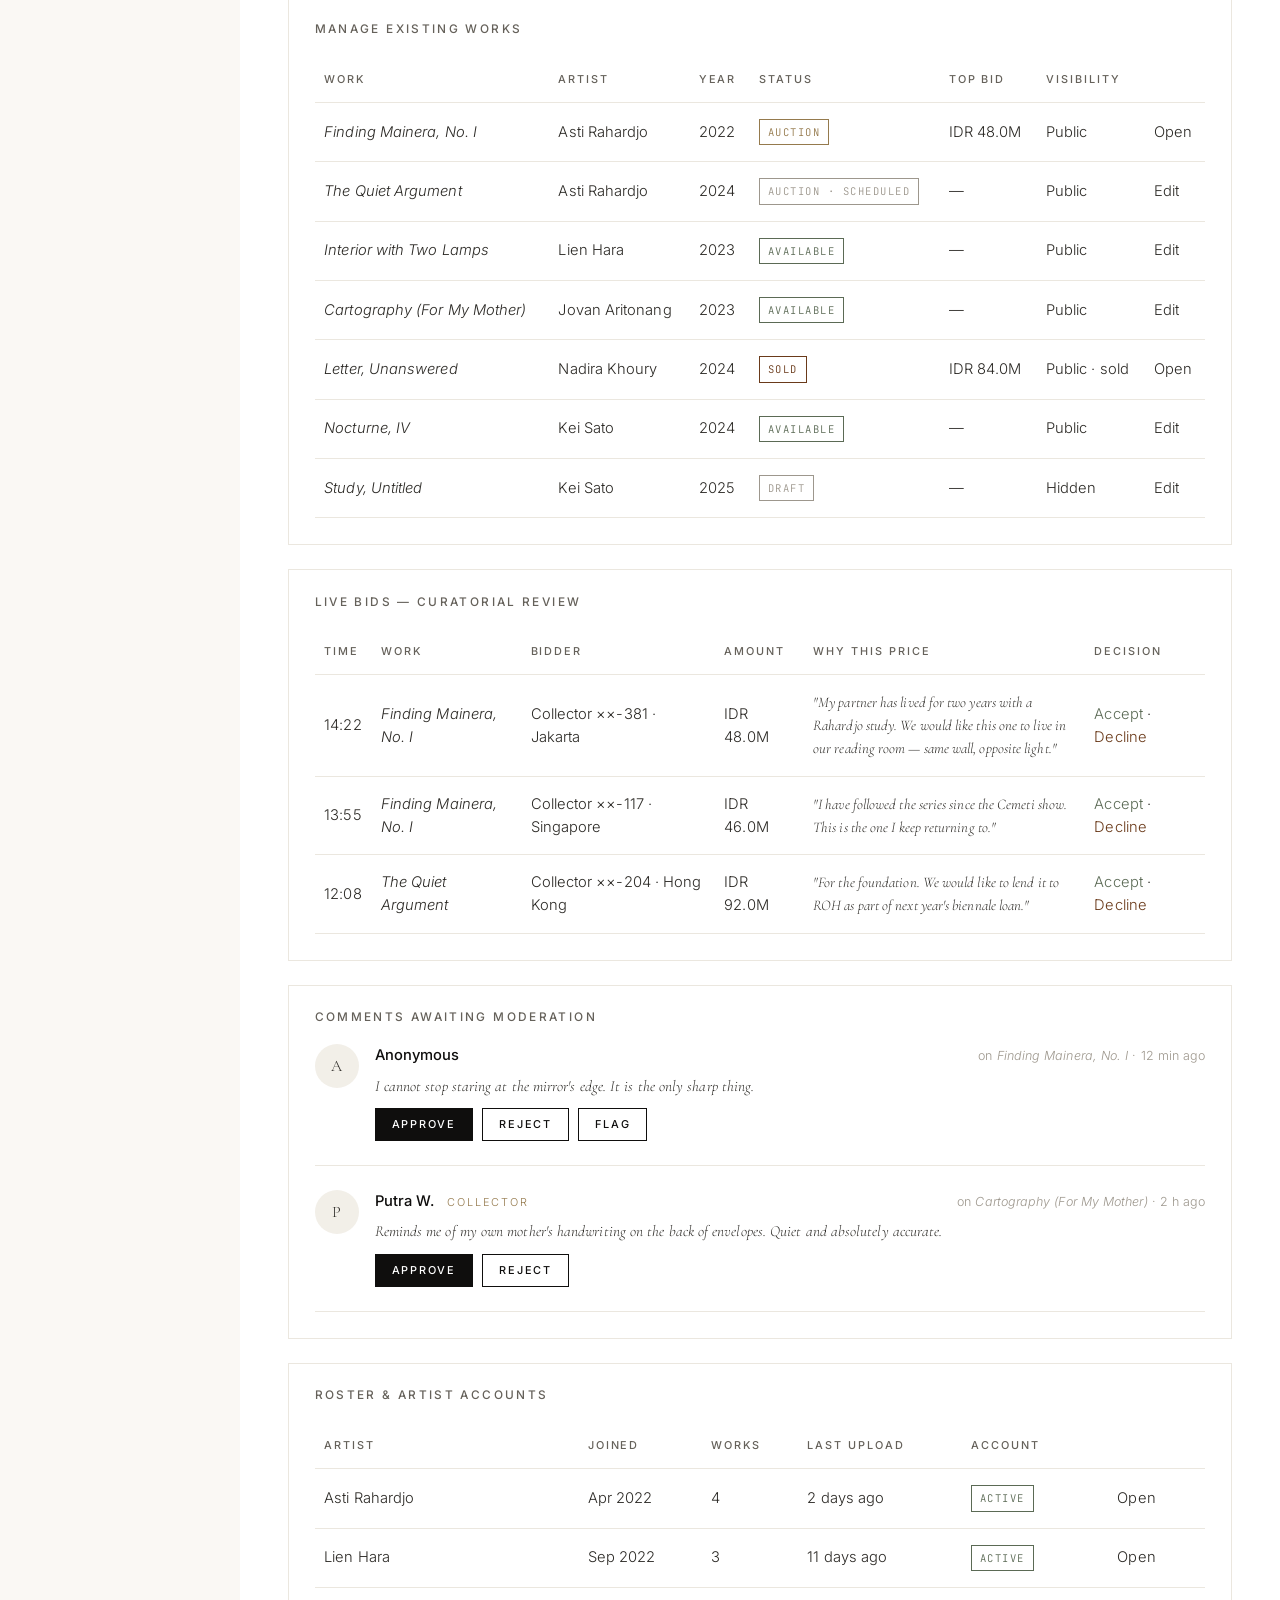
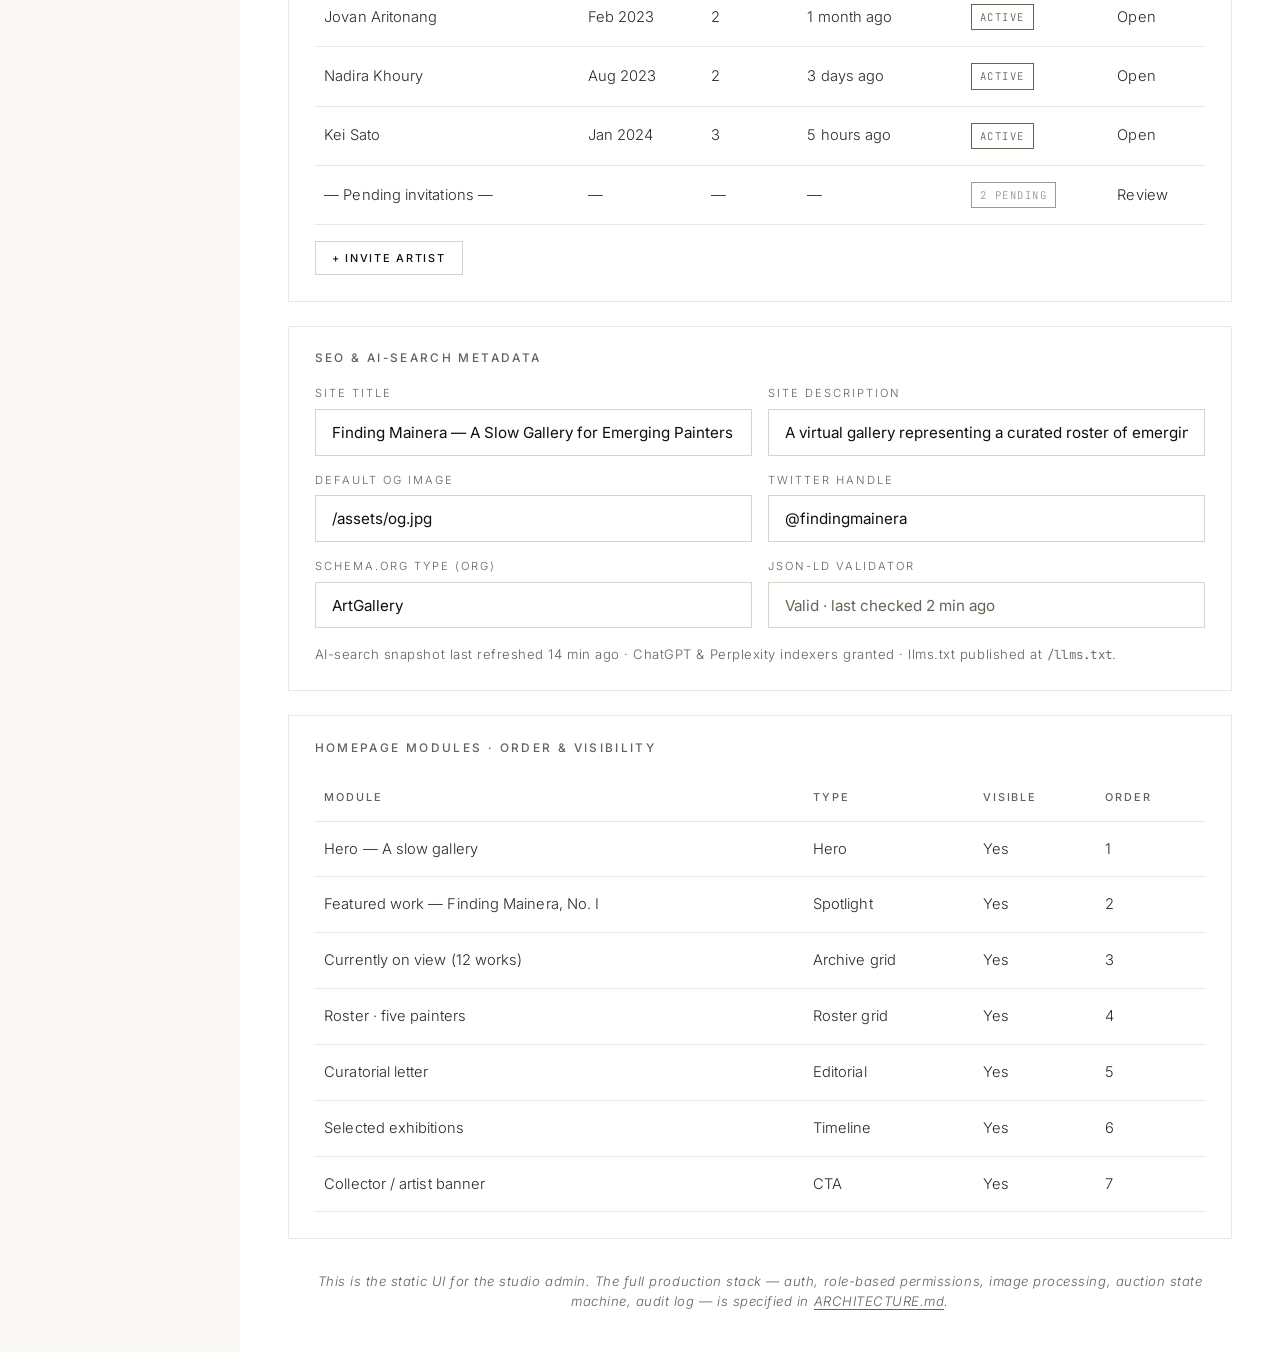
<file: admin.html>
<!doctype html>
<html lang="en" dir="ltr">
<head>
<meta charset="utf-8">
<meta name="viewport" content="width=device-width, initial-scale=1">
<title>Studio Admin — Finding Mainera</title>
<meta name="description" content="Studio administration for Finding Mainera Gallery. Super-admin and per-artist portal for managing artworks, exhibitions, bids, comments, collectors and SEO metadata.">
<meta name="robots" content="noindex,nofollow">
<link rel="preconnect" href="https://fonts.googleapis.com">
<link rel="preconnect" href="https://fonts.gstatic.com" crossorigin>
<link rel="stylesheet" href="https://fonts.googleapis.com/css2?family=Cormorant+Garamond:ital,wght@0,300;0,400;0,500;1,300;1,400&family=Inter:wght@300;400;500;600&family=JetBrains+Mono:wght@400;500&display=swap">
<link rel="stylesheet" href="./css/gallery.css">
<link rel="icon" type="image/svg+xml" href="data:image/svg+xml;utf8,%3Csvg xmlns='http://www.w3.org/2000/svg' viewBox='0 0 32 32'%3E%3Crect width='32' height='32' fill='%23fff'/%3E%3Ctext x='50%25' y='62%25' text-anchor='middle' font-family='Georgia,serif' font-size='22' fill='%230f0e0d'%3EFM%3C/text%3E%3C/svg%3E">

<style>
  body { background: var(--paper); }
  .upload {
    border: 1px dashed var(--line-2);
    background: var(--canvas);
    padding: 2.5rem;
    text-align: center;
    color: var(--ink-3);
    margin-bottom: 1.5rem;
  }
  .upload strong { color: var(--ink); display: block; font-family: var(--serif); font-size: 1.4rem; margin-bottom: 0.4rem; }
  .grid-2 { display: grid; grid-template-columns: 1fr 1fr; gap: 1rem; }
  .grid-3 { display: grid; grid-template-columns: 1fr 1fr 1fr; gap: 1rem; }
  @media (max-width: 720px) { .grid-2, .grid-3 { grid-template-columns: 1fr; } }
  .card {
    background: var(--canvas);
    border: 1px solid var(--line);
    padding: 1.6rem;
    margin-bottom: 1.5rem;
  }
  .card h3 {
    font-family: var(--sans);
    font-size: 0.74rem;
    letter-spacing: 0.2em;
    text-transform: uppercase;
    color: var(--ink-3);
    font-weight: 500;
    margin-bottom: 1.2rem;
  }
  .role-banner {
    background: var(--ink);
    color: var(--canvas);
    padding: 0.5rem 0.9rem;
    font-family: var(--mono);
    font-size: 0.68rem;
    letter-spacing: 0.18em;
    text-transform: uppercase;
    display: inline-flex;
    align-items: center;
    gap: 0.5rem;
  }
  .role-banner::before {
    content: ""; width: 6px; height: 6px; border-radius: 50%;
    background: #6FCF97;
  }
</style>
</head>

<body>

<div class="admin-shell">
  <aside aria-label="Admin navigation">
    <a class="nav__brand" href="./" style="font-family:var(--serif); font-size:1.15rem;">Finding Mainera<br><small style="font-family:var(--sans); font-size:0.62rem; letter-spacing:0.2em; text-transform:uppercase; color:var(--ink-3);">Studio · Admin</small></a>
    <div style="margin-top:1.6rem;">
      <span class="role-banner">SUPER ADMIN · CURATOR</span>
    </div>

    <nav class="admin-nav" style="margin-top:2rem;">
      <small>Curate</small>
      <a href="#" aria-current="page">Dashboard</a>
      <a href="#works">Works</a>
      <a href="#artists">Artists</a>
      <a href="#exhibitions">Exhibitions</a>
      <a href="#auctions">Auctions &amp; bids</a>
      <a href="#comments">Comments</a>

      <small>Collectors</small>
      <a href="#collectors">Accounts</a>
      <a href="#inquiries">Inquiries</a>

      <small>Site</small>
      <a href="#homepage">Homepage modules</a>
      <a href="#seo">SEO &amp; metadata</a>
      <a href="#essays">Essays &amp; press</a>
      <a href="#settings">Settings</a>

      <small>Account</small>
      <a href="./auth.html">Sign out</a>
    </nav>
  </aside>

  <main>
    <div class="admin-head">
      <div>
        <p class="eyebrow">Signed in as <strong style="color:var(--ink);">kapanthron</strong> · super admin</p>
        <h1 style="font-size: 2.2rem; margin-top:0.4rem;">Studio dashboard.</h1>
      </div>
      <div style="display:flex; gap:0.6rem;">
        <a class="btn btn--line btn--mini" href="./" target="_blank">View site ↗</a>
        <button class="btn btn--mini">+ New work</button>
      </div>
    </div>

    <!-- KPIs -->
    <div class="kpi-grid">
      <div class="kpi"><div class="kpi__label">Works on view</div><div class="kpi__value">12</div><div class="kpi__delta">+2 this month</div></div>
      <div class="kpi"><div class="kpi__label">Active artists</div><div class="kpi__value">5</div><div class="kpi__delta">+1 this month</div></div>
      <div class="kpi"><div class="kpi__label">Live bids</div><div class="kpi__value">4</div><div class="kpi__delta">2 closing today</div></div>
      <div class="kpi"><div class="kpi__label">Collector accounts</div><div class="kpi__value">218</div><div class="kpi__delta">+14 this week</div></div>
      <div class="kpi"><div class="kpi__label">Inquiries (30d)</div><div class="kpi__value">38</div><div class="kpi__delta kpi__delta--down">−3 vs prior</div></div>
      <div class="kpi"><div class="kpi__label">Avg. bid (IDR)</div><div class="kpi__value">42 M</div><div class="kpi__delta">+12% MoM</div></div>
    </div>

    <!-- Upload module -->
    <section class="card" id="works">
      <h3>Upload a new work</h3>
      <p class="meta" style="margin-bottom:1.2rem;">Each artist uploads their own works through this same form. The super-admin can publish on behalf of any artist on the roster.</p>

      <div class="upload">
        <strong>Drop images here</strong>
        Up to 12 images per work · JPG, PNG, WebP, TIFF · max 25 MB each
        <div style="margin-top:1rem;"><button class="btn btn--line btn--mini">Browse files</button></div>
      </div>

      <form class="bid__form" onsubmit="event.preventDefault(); alert('Demo only — see ARCHITECTURE.md for the production upload pipeline.');">
        <div class="grid-2">
          <div class="field"><label>Title</label><input placeholder="Finding Mainera, No. VII"></div>
          <div class="field"><label>Title (Indonesian)</label><input placeholder="Menemukan Mainera, No. VII"></div>
        </div>
        <div class="grid-3">
          <div class="field"><label>Artist</label>
            <select>
              <option>Asti Rahardjo</option>
              <option>Lien Hara</option>
              <option>Jovan Aritonang</option>
              <option>Nadira Khoury</option>
              <option>Kei Sato</option>
              <option>— Invite new artist —</option>
            </select>
          </div>
          <div class="field"><label>Year</label><input type="number" value="2026" min="1900" max="2100"></div>
          <div class="field"><label>Inventory no.</label><input value="FM-AR-2026-007"></div>
        </div>
        <div class="grid-3">
          <div class="field"><label>Medium</label><input placeholder="Oil on canvas"></div>
          <div class="field"><label>Width (cm)</label><input type="number" placeholder="50"></div>
          <div class="field"><label>Height (cm)</label><input type="number" placeholder="60"></div>
        </div>

        <div class="field"><label>Curatorial text</label><textarea placeholder="Curatorial framing for collectors and the public."></textarea></div>
        <div class="field"><label>Artist's note (private to studio)</label><textarea placeholder="What was happening in the studio while this was being made?"></textarea></div>

        <div class="grid-3">
          <div class="field"><label>Status</label>
            <select><option>Draft</option><option>Available · by inquiry</option><option>Available · with price</option><option selected>Live auction</option><option>Sold · private collection</option><option>Withdrawn</option></select>
          </div>
          <div class="field"><label>Reserve / start (IDR)</label><input type="number" placeholder="50000000"></div>
          <div class="field"><label>Auction closes</label><input type="datetime-local"></div>
        </div>

        <div class="grid-2">
          <div class="field"><label>SEO title</label><input placeholder="Finding Mainera, No. VII — Asti Rahardjo (2026)"></div>
          <div class="field"><label>SEO description</label><input placeholder="Oil on canvas, 50 × 60 cm. Live auction at Finding Mainera Gallery."></div>
        </div>

        <div style="display:flex; gap:0.6rem; flex-wrap:wrap;">
          <button class="btn" type="submit">Publish work</button>
          <button class="btn btn--ghost" type="button">Save as draft</button>
          <button class="btn btn--ghost" type="button">Preview</button>
        </div>
      </form>
    </section>

    <!-- Existing works -->
    <section class="card">
      <h3>Manage existing works</h3>
      <table class="table" aria-label="Works">
        <thead>
          <tr><th>Work</th><th>Artist</th><th>Year</th><th>Status</th><th>Top bid</th><th>Visibility</th><th></th></tr>
        </thead>
        <tbody>
          <tr><td><em>Finding Mainera, No. I</em></td><td>Asti Rahardjo</td><td>2022</td><td><span class="pill pill--auction">Auction</span></td><td>IDR 48.0M</td><td>Public</td><td><a href="./artwork/finding-mainera-i.html">Open</a></td></tr>
          <tr><td><em>The Quiet Argument</em></td><td>Asti Rahardjo</td><td>2024</td><td><span class="pill pill--draft">Auction · scheduled</span></td><td>—</td><td>Public</td><td><a href="#">Edit</a></td></tr>
          <tr><td><em>Interior with Two Lamps</em></td><td>Lien Hara</td><td>2023</td><td><span class="pill pill--available">Available</span></td><td>—</td><td>Public</td><td><a href="#">Edit</a></td></tr>
          <tr><td><em>Cartography (For My Mother)</em></td><td>Jovan Aritonang</td><td>2023</td><td><span class="pill pill--available">Available</span></td><td>—</td><td>Public</td><td><a href="#">Edit</a></td></tr>
          <tr><td><em>Letter, Unanswered</em></td><td>Nadira Khoury</td><td>2024</td><td><span class="pill pill--sold">Sold</span></td><td>IDR 84.0M</td><td>Public · sold</td><td><a href="#">Open</a></td></tr>
          <tr><td><em>Nocturne, IV</em></td><td>Kei Sato</td><td>2024</td><td><span class="pill pill--available">Available</span></td><td>—</td><td>Public</td><td><a href="#">Edit</a></td></tr>
          <tr><td><em>Study, Untitled</em></td><td>Kei Sato</td><td>2025</td><td><span class="pill pill--draft">Draft</span></td><td>—</td><td>Hidden</td><td><a href="#">Edit</a></td></tr>
        </tbody>
      </table>
    </section>

    <!-- Bids -->
    <section class="card" id="auctions">
      <h3>Live bids — curatorial review</h3>
      <table class="table" aria-label="Bids">
        <thead><tr><th>Time</th><th>Work</th><th>Bidder</th><th>Amount</th><th>Why this price</th><th>Decision</th></tr></thead>
        <tbody>
          <tr>
            <td>14:22</td><td><em>Finding Mainera, No. I</em></td><td>Collector ××-381 · Jakarta</td><td>IDR 48.0M</td>
            <td style="font-family:var(--serif);font-style:italic;color:var(--ink-2);max-width:22rem;">"My partner has lived for two years with a Rahardjo study. We would like this one to live in our reading room — same wall, opposite light."</td>
            <td><a href="#" style="color:var(--sage);">Accept</a> · <a href="#" style="color:var(--rust);">Decline</a></td>
          </tr>
          <tr>
            <td>13:55</td><td><em>Finding Mainera, No. I</em></td><td>Collector ××-117 · Singapore</td><td>IDR 46.0M</td>
            <td style="font-family:var(--serif);font-style:italic;color:var(--ink-2);max-width:22rem;">"I have followed the series since the Cemeti show. This is the one I keep returning to."</td>
            <td><a href="#" style="color:var(--sage);">Accept</a> · <a href="#" style="color:var(--rust);">Decline</a></td>
          </tr>
          <tr>
            <td>12:08</td><td><em>The Quiet Argument</em></td><td>Collector ××-204 · Hong Kong</td><td>IDR 92.0M</td>
            <td style="font-family:var(--serif);font-style:italic;color:var(--ink-2);max-width:22rem;">"For the foundation. We would like to lend it to ROH as part of next year's biennale loan."</td>
            <td><a href="#" style="color:var(--sage);">Accept</a> · <a href="#" style="color:var(--rust);">Decline</a></td>
          </tr>
        </tbody>
      </table>
    </section>

    <!-- Comments -->
    <section class="card" id="comments">
      <h3>Comments awaiting moderation</h3>
      <div class="comments">
        <article class="comment">
          <div class="comment__avatar">A</div>
          <div>
            <div class="comment__head">
              <span class="comment__name">Anonymous</span>
              <span class="comment__time">on <em>Finding Mainera, No. I</em> · 12 min ago</span>
            </div>
            <p class="comment__body">I cannot stop staring at the mirror's edge. It is the only sharp thing.</p>
            <div style="display:flex; gap:0.6rem; margin-top:0.6rem;">
              <button class="btn btn--mini">Approve</button>
              <button class="btn btn--ghost btn--mini">Reject</button>
              <button class="btn btn--ghost btn--mini">Flag</button>
            </div>
          </div>
        </article>
        <article class="comment">
          <div class="comment__avatar">P</div>
          <div>
            <div class="comment__head">
              <span class="comment__name">Putra W.</span>
              <span class="comment__role">Collector</span>
              <span class="comment__time">on <em>Cartography (For My Mother)</em> · 2 h ago</span>
            </div>
            <p class="comment__body">Reminds me of my own mother's handwriting on the back of envelopes. Quiet and absolutely accurate.</p>
            <div style="display:flex; gap:0.6rem; margin-top:0.6rem;">
              <button class="btn btn--mini">Approve</button>
              <button class="btn btn--ghost btn--mini">Reject</button>
            </div>
          </div>
        </article>
      </div>
    </section>

    <!-- Artists roster -->
    <section class="card" id="artists">
      <h3>Roster &amp; artist accounts</h3>
      <table class="table">
        <thead><tr><th>Artist</th><th>Joined</th><th>Works</th><th>Last upload</th><th>Account</th><th></th></tr></thead>
        <tbody>
          <tr><td>Asti Rahardjo</td><td>Apr 2022</td><td>4</td><td>2 days ago</td><td><span class="pill pill--available">Active</span></td><td><a href="#">Open</a></td></tr>
          <tr><td>Lien Hara</td><td>Sep 2022</td><td>3</td><td>11 days ago</td><td><span class="pill pill--available">Active</span></td><td><a href="#">Open</a></td></tr>
          <tr><td>Jovan Aritonang</td><td>Feb 2023</td><td>2</td><td>1 month ago</td><td><span class="pill pill--available">Active</span></td><td><a href="#">Open</a></td></tr>
          <tr><td>Nadira Khoury</td><td>Aug 2023</td><td>2</td><td>3 days ago</td><td><span class="pill pill--available">Active</span></td><td><a href="#">Open</a></td></tr>
          <tr><td>Kei Sato</td><td>Jan 2024</td><td>3</td><td>5 hours ago</td><td><span class="pill pill--available">Active</span></td><td><a href="#">Open</a></td></tr>
          <tr><td>— Pending invitations —</td><td>—</td><td>—</td><td>—</td><td><span class="pill pill--draft">2 pending</span></td><td><a href="#">Review</a></td></tr>
        </tbody>
      </table>
      <div style="margin-top:1rem;">
        <button class="btn btn--line btn--mini">+ Invite artist</button>
      </div>
    </section>

    <!-- SEO / Homepage modules -->
    <section class="card" id="seo">
      <h3>SEO &amp; AI-search metadata</h3>
      <div class="grid-2">
        <div class="field"><label>Site title</label><input value="Finding Mainera — A Slow Gallery for Emerging Painters"></div>
        <div class="field"><label>Site description</label><input value="A virtual gallery representing a curated roster of emerging contemporary painters."></div>
        <div class="field"><label>Default OG image</label><input value="/assets/og.jpg"></div>
        <div class="field"><label>Twitter handle</label><input value="@findingmainera"></div>
        <div class="field"><label>Schema.org type (org)</label><input value="ArtGallery" readonly></div>
        <div class="field"><label>JSON-LD validator</label><input value="Valid · last checked 2 min ago" readonly style="color:var(--sage);"></div>
      </div>
      <p class="meta" style="margin-top:1rem;">AI-search snapshot last refreshed 14 min ago · ChatGPT &amp; Perplexity indexers granted · llms.txt published at <code class="mono">/llms.txt</code>.</p>
    </section>

    <section class="card" id="homepage">
      <h3>Homepage modules · order &amp; visibility</h3>
      <table class="table">
        <thead><tr><th>Module</th><th>Type</th><th>Visible</th><th>Order</th></tr></thead>
        <tbody>
          <tr><td>Hero — A slow gallery</td><td>Hero</td><td>Yes</td><td>1</td></tr>
          <tr><td>Featured work — Finding Mainera, No. I</td><td>Spotlight</td><td>Yes</td><td>2</td></tr>
          <tr><td>Currently on view (12 works)</td><td>Archive grid</td><td>Yes</td><td>3</td></tr>
          <tr><td>Roster · five painters</td><td>Roster grid</td><td>Yes</td><td>4</td></tr>
          <tr><td>Curatorial letter</td><td>Editorial</td><td>Yes</td><td>5</td></tr>
          <tr><td>Selected exhibitions</td><td>Timeline</td><td>Yes</td><td>6</td></tr>
          <tr><td>Collector / artist banner</td><td>CTA</td><td>Yes</td><td>7</td></tr>
        </tbody>
      </table>
    </section>

    <p class="meta" style="margin-top:2rem; text-align:center; font-style:italic;">
      This is the static UI for the studio admin. The full production stack — auth, role-based permissions, image processing, auction state machine, audit log — is specified in
      <a href="./ARCHITECTURE.md" style="border-bottom:1px solid var(--ink-3);">ARCHITECTURE.md</a>.
    </p>
  </main>
</div>

<script src="./js/gallery.js" defer></script>
</body>
</html>
</file>
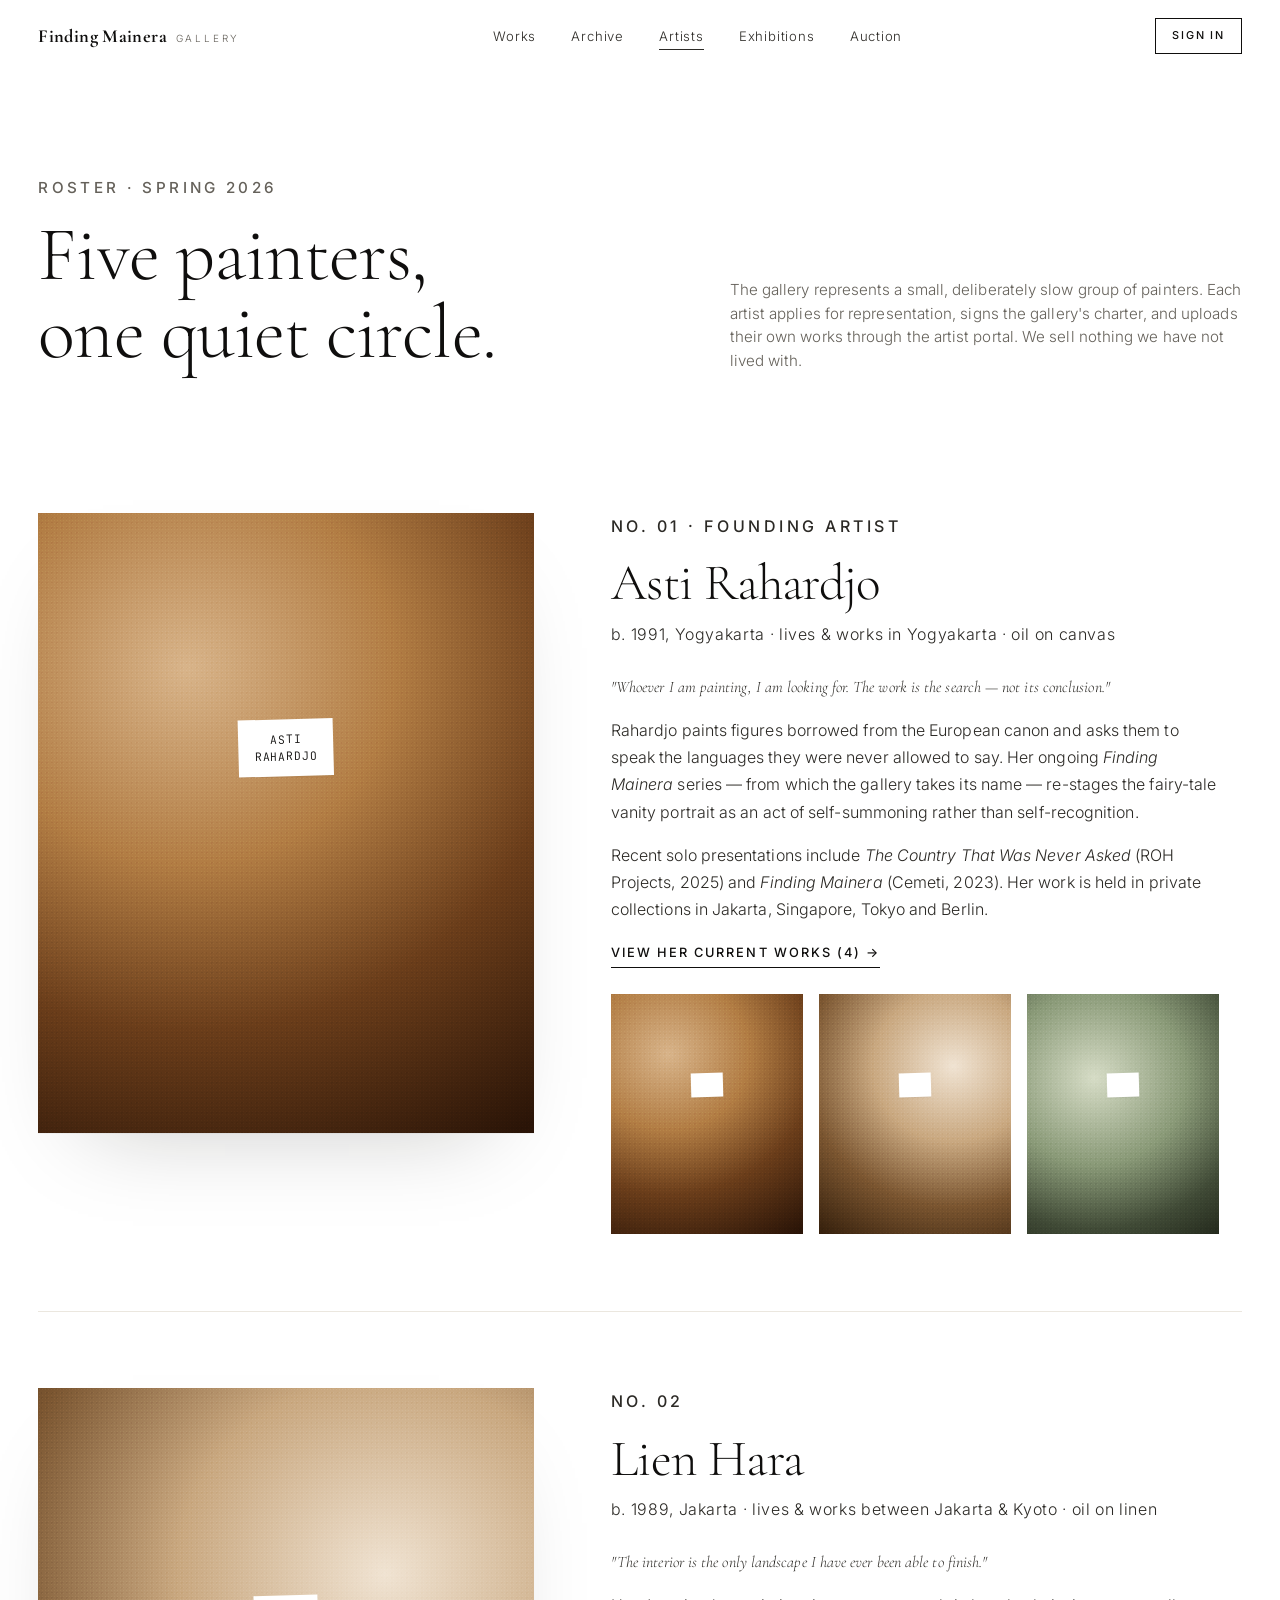
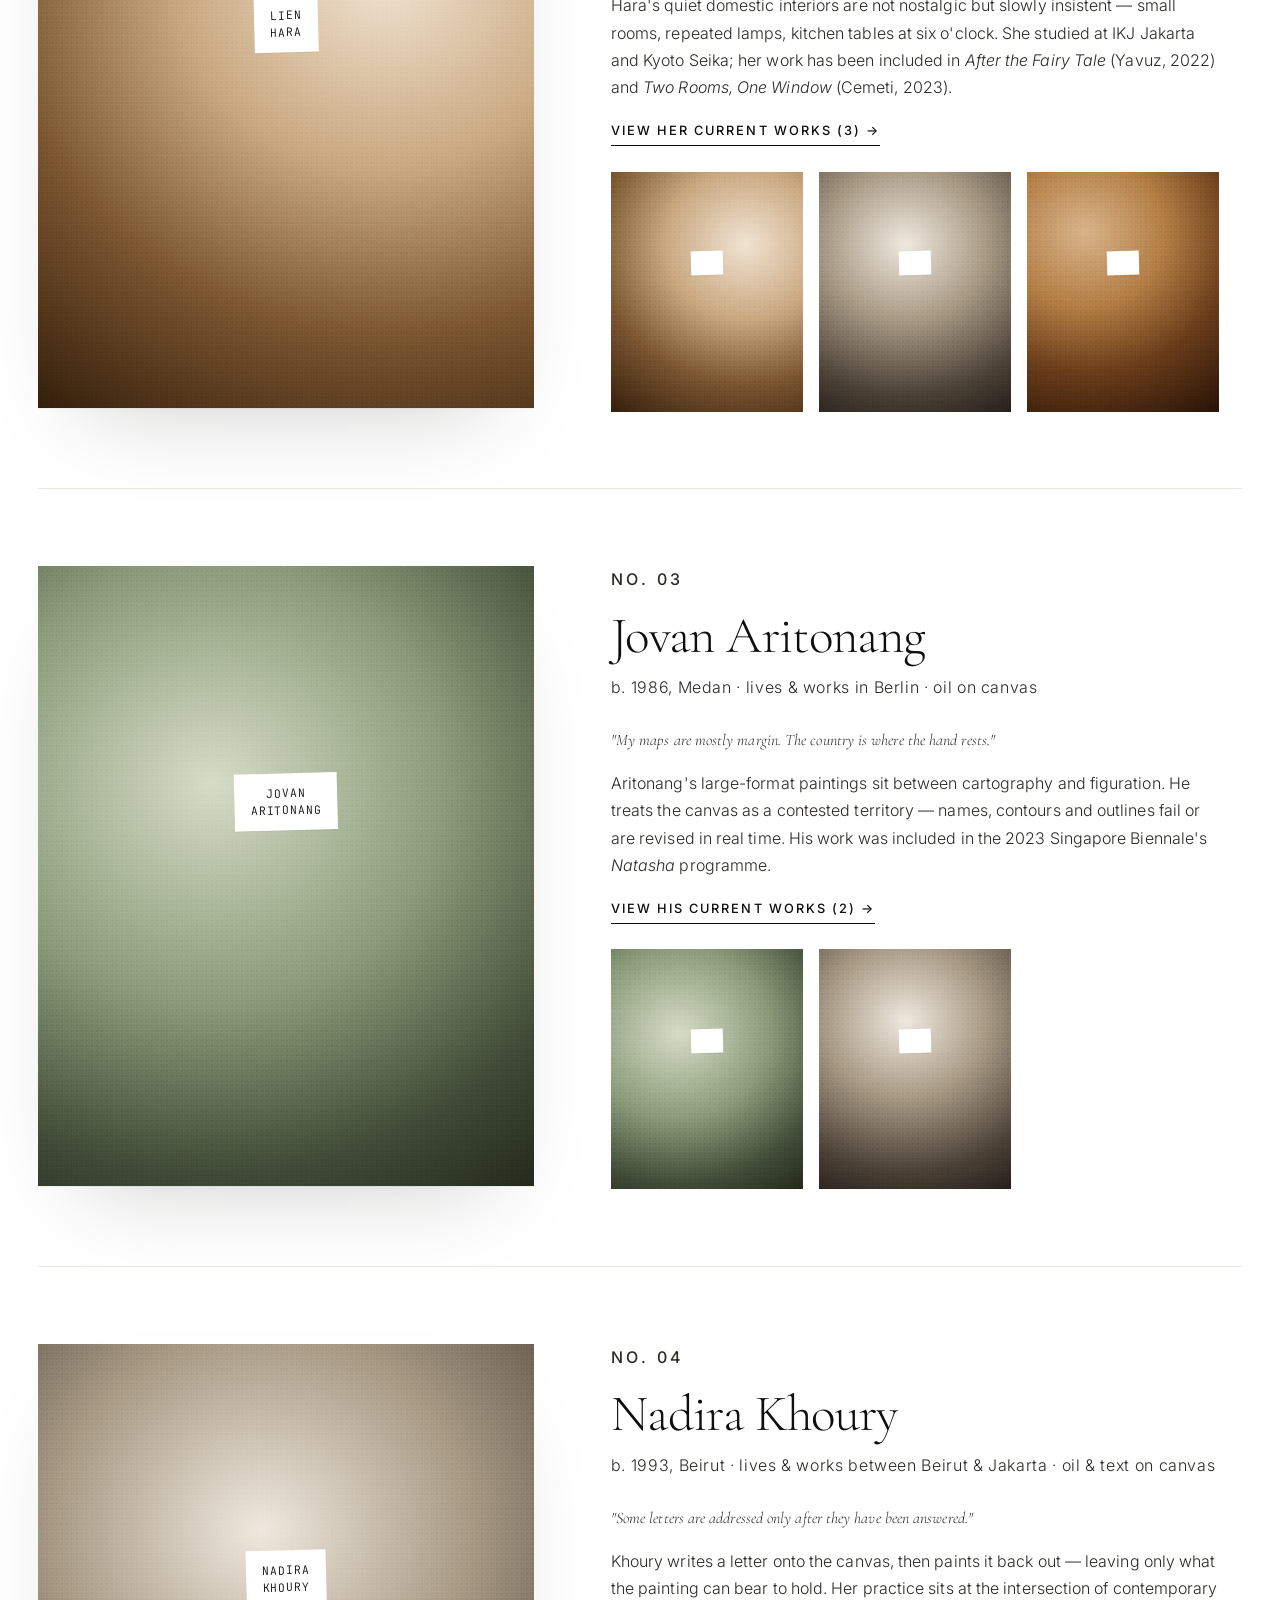
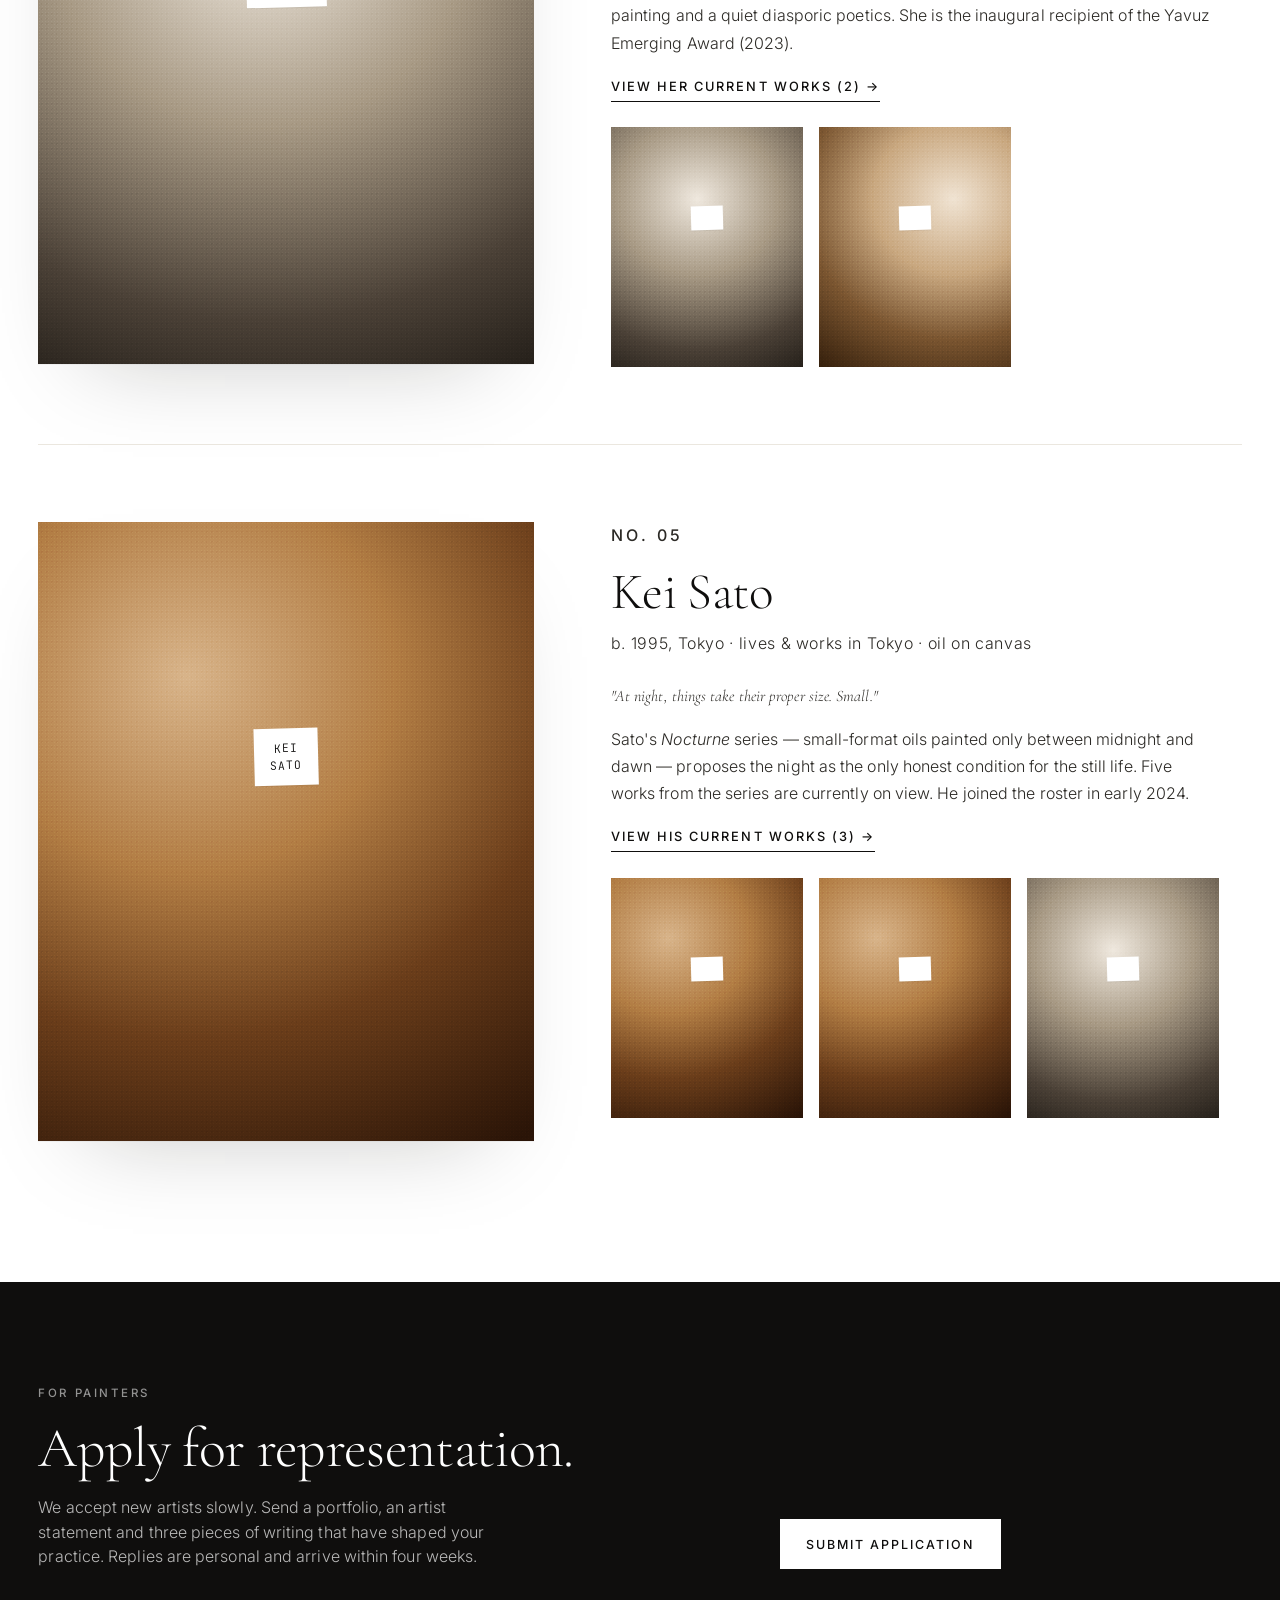
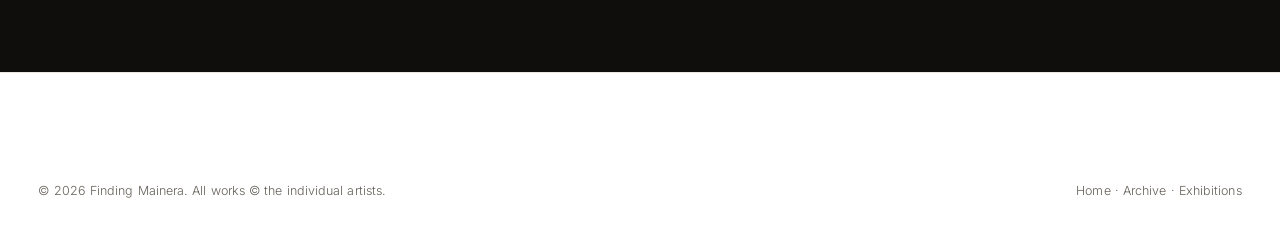
<file: artist.html>
<!doctype html>
<html lang="en" dir="ltr">
<head>
<meta charset="utf-8">
<meta name="viewport" content="width=device-width, initial-scale=1">
<meta name="theme-color" content="#ffffff">
<title>Artists — Five Painters | Finding Mainera</title>
<meta name="description" content="The current roster of Finding Mainera Gallery — five emerging contemporary painters: Asti Rahardjo, Lien Hara, Jovan Aritonang, Nadira Khoury, Kei Sato.">
<link rel="canonical" href="https://findingmainera.art/artist.html">
<meta property="og:type" content="profile">
<meta property="og:title" content="Artists — Finding Mainera">
<meta property="og:description" content="The current roster of five emerging contemporary painters at Finding Mainera Gallery.">
<meta property="og:image" content="https://findingmainera.art/assets/og.jpg">
<link rel="preconnect" href="https://fonts.googleapis.com">
<link rel="preconnect" href="https://fonts.gstatic.com" crossorigin>
<link rel="stylesheet" href="https://fonts.googleapis.com/css2?family=Cormorant+Garamond:ital,wght@0,300;0,400;0,500;1,300;1,400&family=Inter:wght@300;400;500;600&family=JetBrains+Mono:wght@400;500&display=swap">
<link rel="stylesheet" href="./css/gallery.css">
<link rel="icon" type="image/svg+xml" href="data:image/svg+xml;utf8,%3Csvg xmlns='http://www.w3.org/2000/svg' viewBox='0 0 32 32'%3E%3Crect width='32' height='32' fill='%23fff'/%3E%3Ctext x='50%25' y='62%25' text-anchor='middle' font-family='Georgia,serif' font-size='22' fill='%230f0e0d'%3EFM%3C/text%3E%3C/svg%3E">

<style>
  .artist-row { display:grid; grid-template-columns: 1.1fr 1.4fr; gap: clamp(2rem, 6vw, 5rem); align-items: start; padding-block: clamp(3rem, 6vw, 5rem); border-top: 1px solid var(--line); }
  .artist-row:first-of-type { border-top: 0; }
  .artist-row__portrait { aspect-ratio: 4/5; background: var(--paper); overflow:hidden; box-shadow: var(--shadow-frame); }
  .artist-row__portrait .canvas-art { width:100%; height:100%; }
  .artist-row__body h2 { font-style: normal; font-size: clamp(2rem, 4vw, 3.2rem); }
  .artist-row__body .meta { margin: 0.6rem 0 1.6rem; }
  .artist-row__body p { color: var(--ink-2); font-size: 1rem; line-height: 1.7; margin-bottom: 1rem; max-width: 38rem; }
  .artist-row__pull { font-family: var(--serif); font-style: italic; font-size: clamp(1.4rem, 2.2vw, 1.8rem); line-height: 1.4; color: var(--ink); margin-bottom: 1.8rem; max-width: 32rem; }
  .artist-row__works { display:grid; grid-template-columns: repeat(3, 1fr); gap: 1rem; margin-top: 1.6rem; max-width: 38rem; }
  .artist-row__works a { display:block; aspect-ratio: 4/5; background: var(--paper); overflow: hidden; }
  .artist-row__works .canvas-art { width:100%; height:100%; }
  @media (max-width: 880px) { .artist-row { grid-template-columns: 1fr; } }
</style>
</head>

<body>
<a href="#main" class="skip">Skip to content</a>

<header class="nav" aria-label="Primary">
  <a class="nav__brand" href="/"><strong>Finding Mainera</strong> <small>Gallery</small></a>
  <button class="nav__burger" aria-label="Open menu" aria-expanded="false"><span></span><span></span><span></span></button>
  <nav><ul class="nav__menu">
    <li><a href="./">Works</a></li>
    <li><a href="./gallery.html">Archive</a></li>
    <li><a href="./artist.html" aria-current="page">Artists</a></li>
    <li><a href="./exhibitions.html">Exhibitions</a></li>
    <li><a href="./artwork/finding-mainera-i.html">Auction</a></li>
  </ul></nav>
  <div class="nav__actions"><a class="btn btn--ghost btn--mini" href="./auth.html">Sign in</a></div>
</header>

<main id="main" style="padding-top: 7rem;">

  <section class="shell" style="padding-block: clamp(2rem, 5vw, 4rem);">
    <div class="section__head fade-up">
      <div>
        <p class="eyebrow">Roster · Spring 2026</p>
        <h1 style="font-size: clamp(2.6rem, 6vw, 5rem); margin-top:1rem;">Five painters,<br>one quiet circle.</h1>
      </div>
      <p style="max-width: 32rem;">The gallery represents a small, deliberately slow group of painters. Each artist applies for representation, signs the gallery's charter, and uploads their own works through the artist portal. We sell nothing we have not lived with.</p>
    </div>

    <article class="artist-row" id="asti-rahardjo">
      <div class="artist-row__portrait fade-up">
        <div class="canvas-art" role="img" aria-label="Portrait of Asti Rahardjo" data-overlay="Asti&#10;Rahardjo"></div>
      </div>
      <div class="artist-row__body fade-up">
        <p class="eyebrow">No. 01 · Founding Artist</p>
        <h2>Asti Rahardjo</h2>
        <p class="meta">b. 1991, Yogyakarta · lives &amp; works in Yogyakarta · oil on canvas</p>
        <p class="artist-row__pull">"Whoever I am painting, I am looking for. The work is the search — not its conclusion."</p>
        <p>Rahardjo paints figures borrowed from the European canon and asks them to speak the languages they were never allowed to say. Her ongoing <em>Finding Mainera</em> series — from which the gallery takes its name — re-stages the fairy-tale vanity portrait as an act of self-summoning rather than self-recognition.</p>
        <p>Recent solo presentations include <em>The Country That Was Never Asked</em> (ROH Projects, 2025) and <em>Finding Mainera</em> (Cemeti, 2023). Her work is held in private collections in Jakarta, Singapore, Tokyo and Berlin.</p>
        <a class="link-arrow" href="./artwork/finding-mainera-i.html">View her current works (4) →</a>
        <div class="artist-row__works">
          <a href="./artwork/finding-mainera-i.html"><div class="canvas-art" data-overlay=""></div></a>
          <a href="./artwork/finding-mainera-i.html"><div class="canvas-art canvas-art--alt" data-overlay=""></div></a>
          <a href="./artwork/finding-mainera-i.html"><div class="canvas-art canvas-art--green" data-overlay=""></div></a>
        </div>
      </div>
    </article>

    <article class="artist-row" id="lien-hara">
      <div class="artist-row__portrait fade-up">
        <div class="canvas-art canvas-art--alt" role="img" aria-label="Portrait of Lien Hara" data-overlay="Lien&#10;Hara"></div>
      </div>
      <div class="artist-row__body fade-up">
        <p class="eyebrow">No. 02</p>
        <h2>Lien Hara</h2>
        <p class="meta">b. 1989, Jakarta · lives &amp; works between Jakarta &amp; Kyoto · oil on linen</p>
        <p class="artist-row__pull">"The interior is the only landscape I have ever been able to finish."</p>
        <p>Hara's quiet domestic interiors are not nostalgic but slowly insistent — small rooms, repeated lamps, kitchen tables at six o'clock. She studied at IKJ Jakarta and Kyoto Seika; her work has been included in <em>After the Fairy Tale</em> (Yavuz, 2022) and <em>Two Rooms, One Window</em> (Cemeti, 2023).</p>
        <a class="link-arrow" href="./gallery.html">View her current works (3) →</a>
        <div class="artist-row__works">
          <a href="./artwork/finding-mainera-i.html"><div class="canvas-art canvas-art--alt" data-overlay=""></div></a>
          <a href="./artwork/finding-mainera-i.html"><div class="canvas-art canvas-art--ink" data-overlay=""></div></a>
          <a href="./artwork/finding-mainera-i.html"><div class="canvas-art" data-overlay=""></div></a>
        </div>
      </div>
    </article>

    <article class="artist-row" id="jovan-aritonang">
      <div class="artist-row__portrait fade-up">
        <div class="canvas-art canvas-art--green" role="img" aria-label="Portrait of Jovan Aritonang" data-overlay="Jovan&#10;Aritonang"></div>
      </div>
      <div class="artist-row__body fade-up">
        <p class="eyebrow">No. 03</p>
        <h2>Jovan Aritonang</h2>
        <p class="meta">b. 1986, Medan · lives &amp; works in Berlin · oil on canvas</p>
        <p class="artist-row__pull">"My maps are mostly margin. The country is where the hand rests."</p>
        <p>Aritonang's large-format paintings sit between cartography and figuration. He treats the canvas as a contested territory — names, contours and outlines fail or are revised in real time. His work was included in the 2023 Singapore Biennale's <em>Natasha</em> programme.</p>
        <a class="link-arrow" href="./gallery.html">View his current works (2) →</a>
        <div class="artist-row__works">
          <a href="./artwork/finding-mainera-i.html"><div class="canvas-art canvas-art--green" data-overlay=""></div></a>
          <a href="./artwork/finding-mainera-i.html"><div class="canvas-art canvas-art--ink" data-overlay=""></div></a>
        </div>
      </div>
    </article>

    <article class="artist-row" id="nadira-khoury">
      <div class="artist-row__portrait fade-up">
        <div class="canvas-art canvas-art--ink" role="img" aria-label="Portrait of Nadira Khoury" data-overlay="Nadira&#10;Khoury"></div>
      </div>
      <div class="artist-row__body fade-up">
        <p class="eyebrow">No. 04</p>
        <h2>Nadira Khoury</h2>
        <p class="meta">b. 1993, Beirut · lives &amp; works between Beirut &amp; Jakarta · oil &amp; text on canvas</p>
        <p class="artist-row__pull">"Some letters are addressed only after they have been answered."</p>
        <p>Khoury writes a letter onto the canvas, then paints it back out — leaving only what the painting can bear to hold. Her practice sits at the intersection of contemporary painting and a quiet diasporic poetics. She is the inaugural recipient of the Yavuz Emerging Award (2023).</p>
        <a class="link-arrow" href="./gallery.html">View her current works (2) →</a>
        <div class="artist-row__works">
          <a href="./artwork/finding-mainera-i.html"><div class="canvas-art canvas-art--ink" data-overlay=""></div></a>
          <a href="./artwork/finding-mainera-i.html"><div class="canvas-art canvas-art--alt" data-overlay=""></div></a>
        </div>
      </div>
    </article>

    <article class="artist-row" id="kei-sato">
      <div class="artist-row__portrait fade-up">
        <div class="canvas-art" role="img" aria-label="Portrait of Kei Sato" data-overlay="Kei&#10;Sato"></div>
      </div>
      <div class="artist-row__body fade-up">
        <p class="eyebrow">No. 05</p>
        <h2>Kei Sato</h2>
        <p class="meta">b. 1995, Tokyo · lives &amp; works in Tokyo · oil on canvas</p>
        <p class="artist-row__pull">"At night, things take their proper size. Small."</p>
        <p>Sato's <em>Nocturne</em> series — small-format oils painted only between midnight and dawn — proposes the night as the only honest condition for the still life. Five works from the series are currently on view. He joined the roster in early 2024.</p>
        <a class="link-arrow" href="./gallery.html">View his current works (3) →</a>
        <div class="artist-row__works">
          <a href="./artwork/finding-mainera-i.html"><div class="canvas-art" data-overlay=""></div></a>
          <a href="./artwork/finding-mainera-i.html"><div class="canvas-art" data-overlay=""></div></a>
          <a href="./artwork/finding-mainera-i.html"><div class="canvas-art canvas-art--ink" data-overlay=""></div></a>
        </div>
      </div>
    </article>
  </section>

  <section class="banner" aria-labelledby="apply-title">
    <div class="banner__inner">
      <div>
        <p class="eyebrow" style="color:rgba(255,255,255,0.55);">For Painters</p>
        <h2 id="apply-title" style="margin:1rem 0;">Apply for representation.</h2>
        <p>We accept new artists slowly. Send a portfolio, an artist statement and three pieces of writing that have shaped your practice. Replies are personal and arrive within four weeks.</p>
      </div>
      <div><a class="btn" style="--b-bg:var(--canvas); --b-fg:var(--ink); --b-bd:var(--canvas);" href="mailto:apply@findingmainera.art?subject=Application%20%E2%80%94%20Finding%20Mainera">Submit application</a></div>
    </div>
  </section>
</main>

<footer class="footer" aria-label="Footer">
  <div class="footer__sub" style="border-top:0;">
    <span>© <span data-year>2026</span> Finding Mainera. All works © the individual artists.</span>
    <span><a href="./">Home</a> · <a href="./gallery.html">Archive</a> · <a href="./exhibitions.html">Exhibitions</a></span>
  </div>
</footer>

<script src="./js/gallery.js" defer></script>
</body>
</html>
</file>
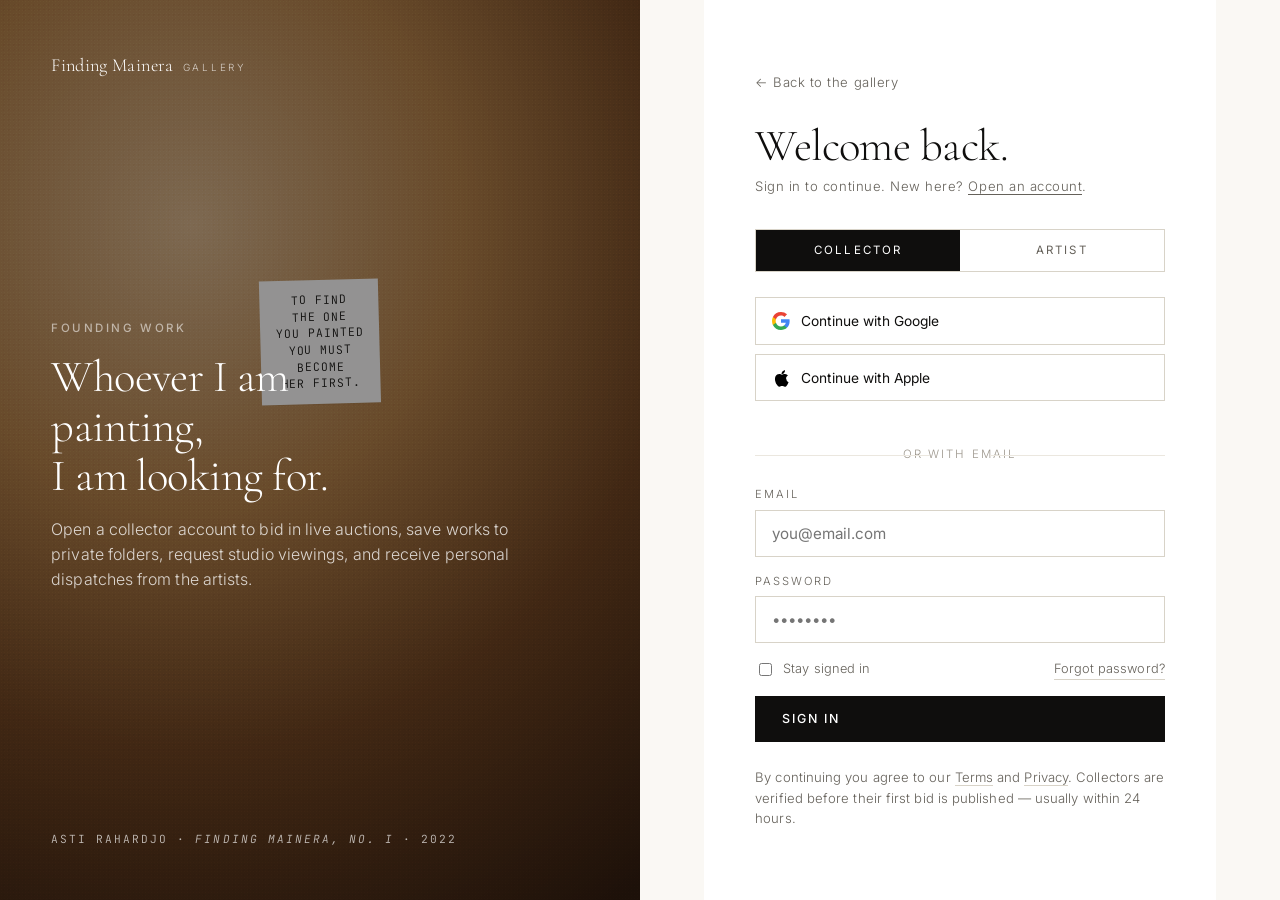
<file: auth.html>
<!doctype html>
<html lang="en" dir="ltr">
<head>
<meta charset="utf-8">
<meta name="viewport" content="width=device-width, initial-scale=1">
<title>Sign in — Finding Mainera</title>
<meta name="description" content="Sign in or open an account at Finding Mainera Gallery. Collectors bid, save and follow auctions. Artists upload works through the artist portal.">
<meta name="robots" content="noindex,nofollow">
<link rel="preconnect" href="https://fonts.googleapis.com">
<link rel="preconnect" href="https://fonts.gstatic.com" crossorigin>
<link rel="stylesheet" href="https://fonts.googleapis.com/css2?family=Cormorant+Garamond:ital,wght@0,300;0,400;0,500;1,300;1,400&family=Inter:wght@300;400;500;600&family=JetBrains+Mono:wght@400;500&display=swap">
<link rel="stylesheet" href="./css/gallery.css">
<link rel="icon" type="image/svg+xml" href="data:image/svg+xml;utf8,%3Csvg xmlns='http://www.w3.org/2000/svg' viewBox='0 0 32 32'%3E%3Crect width='32' height='32' fill='%23fff'/%3E%3Ctext x='50%25' y='62%25' text-anchor='middle' font-family='Georgia,serif' font-size='22' fill='%230f0e0d'%3EFM%3C/text%3E%3C/svg%3E">

<style>
  body { background: var(--paper); }
  .auth-shell {
    min-height: 100vh;
    display: grid;
    grid-template-columns: 1fr 1fr;
  }
  .auth-art {
    background: var(--ink);
    color: var(--canvas);
    padding: clamp(2rem, 4vw, 4rem);
    display: flex; flex-direction: column; justify-content: space-between;
    position: relative;
    overflow: hidden;
  }
  .auth-art .canvas-art {
    position: absolute; inset: 0; opacity: 0.55;
  }
  .auth-art > * { position: relative; z-index: 1; }
  .auth-art h2 { color: var(--canvas); font-size: clamp(2rem, 3.5vw, 3rem); line-height: 1.1; max-width: 18ch; }
  .auth-art p { color: rgba(255,255,255,0.78); max-width: 30rem; }
  .auth-art figcaption {
    font-family: var(--mono);
    font-size: 0.7rem;
    letter-spacing: 0.18em;
    text-transform: uppercase;
    color: rgba(255,255,255,0.7);
  }
  .auth-panel {
    padding: clamp(2rem, 4vw, 5rem);
    background: var(--canvas);
    display: flex; flex-direction: column; justify-content: center;
    max-width: 32rem; width: 100%;
    margin: 0 auto;
  }
  .auth-panel h1 { font-size: clamp(2rem, 3.5vw, 2.8rem); margin-bottom: 0.4rem; }
  .auth-panel p.meta { margin-bottom: 2rem; }
  .auth-tabs { display:flex; border: 1px solid var(--line-2); margin-bottom: 1.6rem; }
  .auth-tabs button {
    flex: 1; background: transparent; border: 0; padding: 0.85rem;
    font-family: var(--sans); font-size: 0.72rem; letter-spacing: 0.18em;
    text-transform: uppercase; color: var(--ink-3); cursor: pointer; transition: all 200ms var(--ease);
  }
  .auth-tabs button[aria-selected="true"] { background: var(--ink); color: var(--canvas); }
  .oauth { display:grid; gap: 0.6rem; margin-bottom: 1.4rem; }
  .oauth button {
    background: var(--canvas); border: 1px solid var(--line-2); padding: 0.85rem 1rem;
    font-family: var(--sans); font-size: 0.86rem; color: var(--ink); cursor: pointer;
    display:flex; align-items: center; gap: 0.7rem; transition: border-color 200ms var(--ease);
  }
  .oauth button:hover { border-color: var(--ink); }
  .or {
    text-align:center; color: var(--ink-4); font-size: 0.72rem;
    letter-spacing: 0.18em; text-transform: uppercase; margin: 1.4rem 0;
    position: relative;
  }
  .or::before, .or::after {
    content: ""; position: absolute; top: 50%; width: calc(50% - 30px); height: 1px; background: var(--line);
  }
  .or::before { left: 0; }
  .or::after { right: 0; }
  .auth-foot { font-size: 0.82rem; color: var(--ink-3); margin-top: 1.6rem; }
  .auth-foot a { border-bottom: 1px solid var(--line-2); }
  @media (max-width: 880px) {
    .auth-shell { grid-template-columns: 1fr; }
    .auth-art { display: none; }
  }
</style>
</head>

<body>
<div class="auth-shell">

  <aside class="auth-art" aria-hidden="true">
    <div class="canvas-art" data-overlay="To find&#10;the one&#10;you painted&#10;you must&#10;become&#10;her first."></div>
    <a href="./" class="nav__brand" style="color:var(--canvas);">Finding Mainera <small style="color:rgba(255,255,255,0.7);">Gallery</small></a>
    <div>
      <p class="eyebrow" style="color:rgba(255,255,255,0.55);">Founding work</p>
      <h2 style="margin: 1rem 0;">Whoever I am painting,<br>I am looking for.</h2>
      <p>Open a collector account to bid in live auctions, save works to private folders, request studio viewings, and receive personal dispatches from the artists.</p>
    </div>
    <figcaption>Asti Rahardjo · <em>Finding Mainera, No. I</em> · 2022</figcaption>
  </aside>

  <main class="auth-panel">
    <a href="./" class="meta" style="margin-bottom:2rem; display:inline-block;">← Back to the gallery</a>

    <h1>Welcome back.</h1>
    <p class="meta">Sign in to continue. New here? <a href="#" id="switch-mode" style="border-bottom:1px solid var(--ink-3);">Open an account</a>.</p>

    <div class="auth-tabs" role="tablist" aria-label="Account type">
      <button role="tab" aria-selected="true">Collector</button>
      <button role="tab" aria-selected="false">Artist</button>
    </div>

    <div class="oauth">
      <button type="button">
        <svg width="18" height="18" viewBox="0 0 18 18" aria-hidden="true"><path fill="#4285F4" d="M17.64 9.2c0-.64-.06-1.25-.16-1.84H9v3.48h4.84a4.14 4.14 0 0 1-1.8 2.72v2.26h2.92c1.71-1.58 2.68-3.9 2.68-6.62z"/><path fill="#34A853" d="M9 18c2.43 0 4.47-.8 5.96-2.18l-2.92-2.26c-.81.54-1.84.86-3.04.86-2.34 0-4.32-1.58-5.03-3.7H.92v2.32A9 9 0 0 0 9 18z"/><path fill="#FBBC05" d="M3.97 10.72A5.4 5.4 0 0 1 3.68 9c0-.6.1-1.18.29-1.72V4.96H.92A9 9 0 0 0 0 9c0 1.45.35 2.82.92 4.04l3.05-2.32z"/><path fill="#EA4335" d="M9 3.58c1.32 0 2.5.46 3.44 1.35l2.58-2.58A9 9 0 0 0 9 0 9 9 0 0 0 .92 4.96l3.05 2.32C4.68 5.16 6.66 3.58 9 3.58z"/></svg>
        Continue with Google
      </button>
      <button type="button">
        <svg width="18" height="18" viewBox="0 0 18 18" aria-hidden="true"><path fill="#000" d="M14.06 9.55c0-1.4.78-2.4 1.92-3.05-.65-.93-1.62-1.45-2.93-1.55-1.24-.1-2.6.72-3.1.72-.52 0-1.7-.7-2.78-.68-1.42.02-2.74.82-3.47 2.08-1.5 2.6-.38 6.43 1.07 8.55.7 1.05 1.55 2.22 2.62 2.18 1.05-.04 1.45-.68 2.7-.68 1.27 0 1.63.68 2.74.66 1.13-.02 1.85-1.05 2.55-2.1.8-1.2 1.13-2.37 1.15-2.43-.02-.02-2.18-.83-2.2-3.3zM12.1 3.95c.58-.7 1-1.7.9-2.7-.86.03-1.92.58-2.53 1.27-.54.6-1.03 1.6-.9 2.58.95.08 1.93-.48 2.53-1.15z"/></svg>
        Continue with Apple
      </button>
    </div>

    <div class="or">or with email</div>

    <form class="bid__form" onsubmit="event.preventDefault(); alert('Demo only — production auth uses NextAuth with magic link + WebAuthn. See ARCHITECTURE.md §4.');">
      <div class="field"><label>Email</label><input type="email" required placeholder="you@email.com"></div>
      <div class="field"><label>Password</label><input type="password" required minlength="8" placeholder="••••••••"></div>
      <div style="display:flex; justify-content:space-between; align-items:center;">
        <label style="display:flex; align-items:center; gap:0.5rem; font-size:0.8rem; color:var(--ink-3);">
          <input type="checkbox"> Stay signed in
        </label>
        <a href="#" style="font-size:0.8rem; color:var(--ink-3); border-bottom:1px solid var(--line-2);">Forgot password?</a>
      </div>
      <button class="btn" type="submit">Sign in</button>
    </form>

    <p class="auth-foot">
      By continuing you agree to our <a href="#">Terms</a> and <a href="#">Privacy</a>. Collectors are verified before their first bid is published — usually within 24 hours.
    </p>
  </main>
</div>

<script>
  // simple two-mode toggle
  document.querySelectorAll('.auth-tabs button').forEach(b => {
    b.addEventListener('click', () => {
      document.querySelectorAll('.auth-tabs button').forEach(x => x.setAttribute('aria-selected', 'false'));
      b.setAttribute('aria-selected', 'true');
    });
  });
  document.getElementById('switch-mode')?.addEventListener('click', e => {
    e.preventDefault();
    const h = document.querySelector('h1');
    h.textContent = h.textContent === 'Welcome back.' ? 'Open an account.' : 'Welcome back.';
  });
</script>
</body>
</html>
</file>
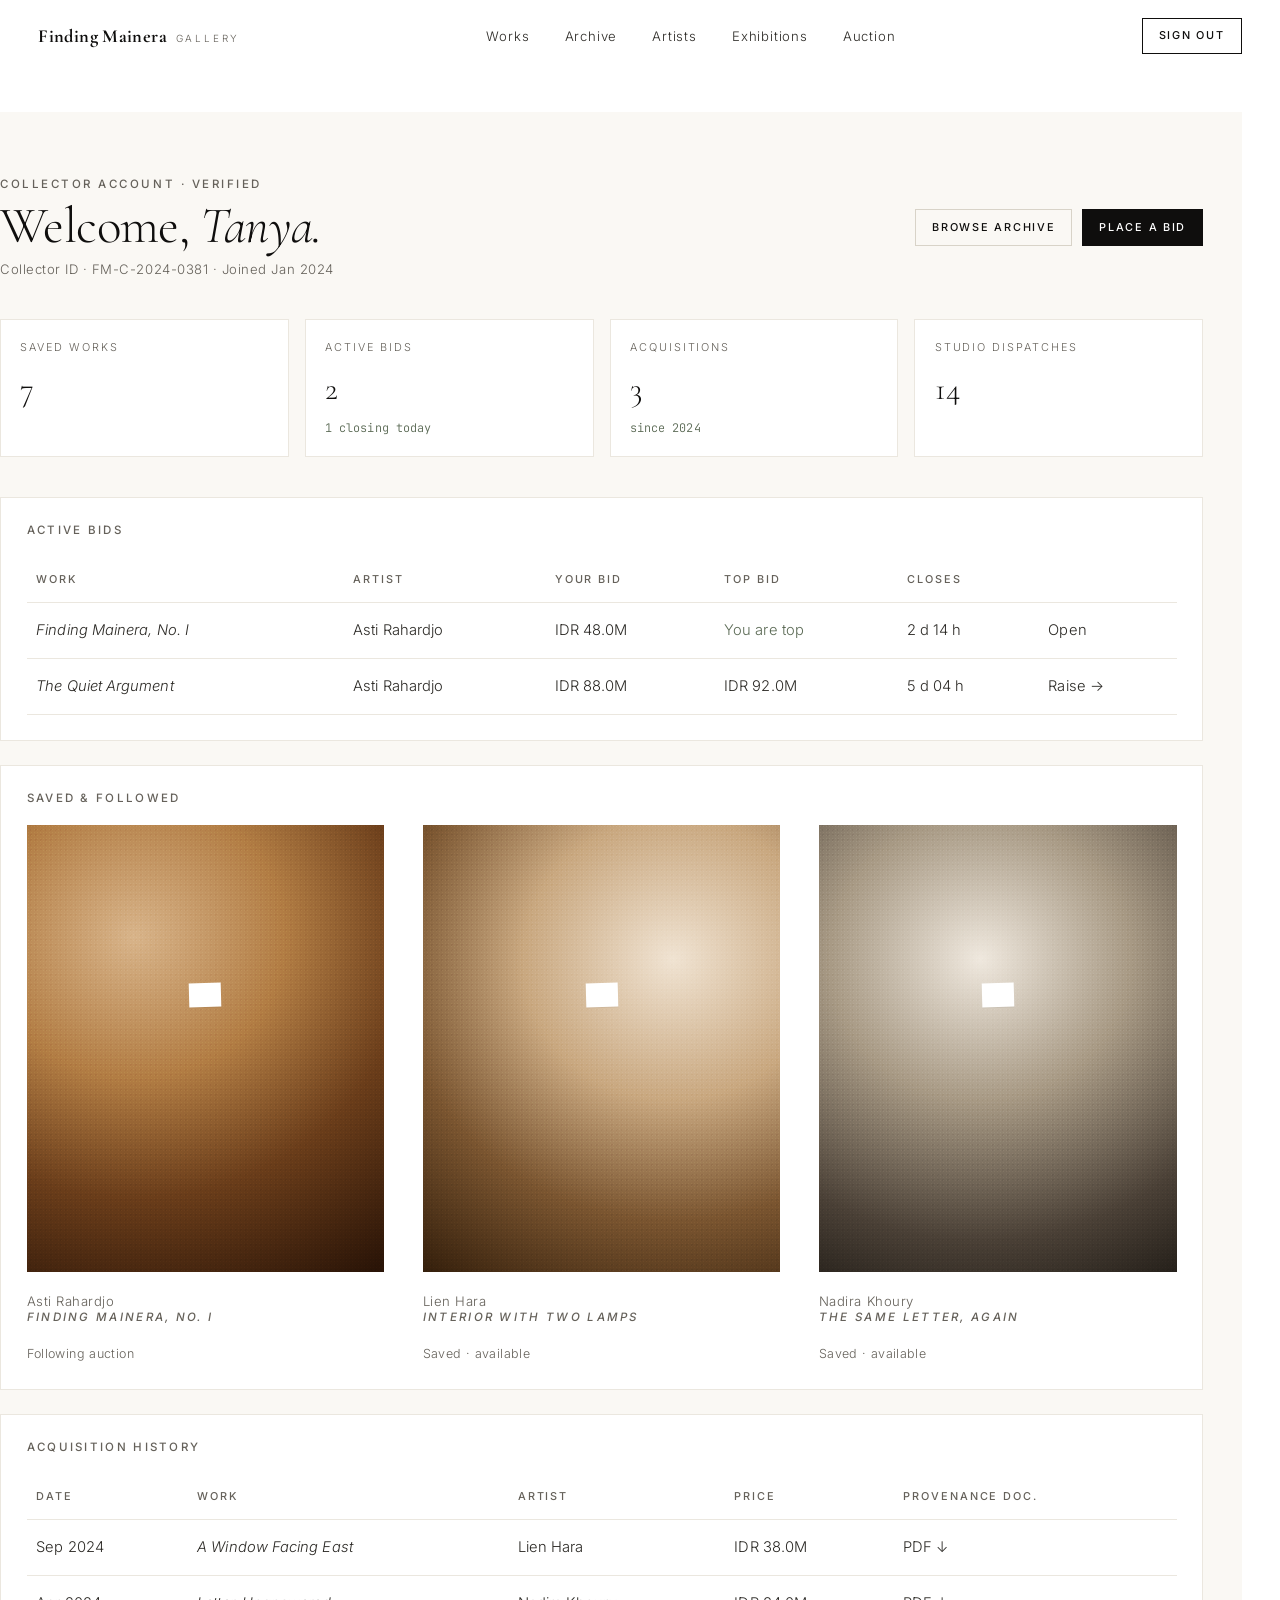
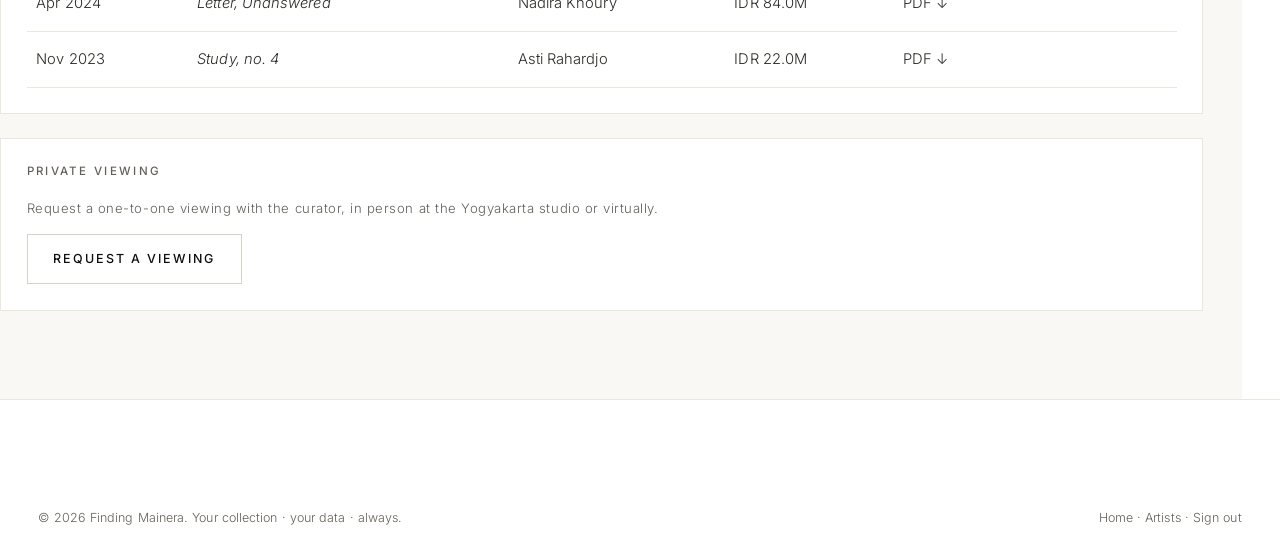
<file: collector.html>
<!doctype html>
<html lang="en" dir="ltr">
<head>
<meta charset="utf-8">
<meta name="viewport" content="width=device-width, initial-scale=1">
<title>Collector dashboard — Finding Mainera</title>
<meta name="description" content="Your private collector dashboard at Finding Mainera Gallery — saved works, active bids, acquisition history and private viewings.">
<meta name="robots" content="noindex,nofollow">
<link rel="preconnect" href="https://fonts.googleapis.com">
<link rel="preconnect" href="https://fonts.gstatic.com" crossorigin>
<link rel="stylesheet" href="https://fonts.googleapis.com/css2?family=Cormorant+Garamond:ital,wght@0,300;0,400;0,500;1,300;1,400&family=Inter:wght@300;400;500;600&family=JetBrains+Mono:wght@400;500&display=swap">
<link rel="stylesheet" href="./css/gallery.css">
<link rel="icon" type="image/svg+xml" href="data:image/svg+xml;utf8,%3Csvg xmlns='http://www.w3.org/2000/svg' viewBox='0 0 32 32'%3E%3Crect width='32' height='32' fill='%23fff'/%3E%3Ctext x='50%25' y='62%25' text-anchor='middle' font-family='Georgia,serif' font-size='22' fill='%230f0e0d'%3EFM%3C/text%3E%3C/svg%3E">

<style>
  .panel { background: var(--canvas); border: 1px solid var(--line); padding: 1.6rem; margin-bottom: 1.5rem; }
  .panel h3 { font-family: var(--sans); font-size: 0.72rem; letter-spacing: 0.2em; text-transform: uppercase; color: var(--ink-3); font-weight: 500; margin-bottom: 1.2rem; }
</style>
</head>

<body>
<a href="#main" class="skip">Skip to content</a>
<header class="nav" aria-label="Primary">
  <a class="nav__brand" href="/"><strong>Finding Mainera</strong> <small>Gallery</small></a>
  <button class="nav__burger" aria-label="Open menu" aria-expanded="false"><span></span><span></span><span></span></button>
  <nav><ul class="nav__menu">
    <li><a href="./">Works</a></li><li><a href="./gallery.html">Archive</a></li>
    <li><a href="./artist.html">Artists</a></li><li><a href="./exhibitions.html">Exhibitions</a></li>
    <li><a href="./artwork/finding-mainera-i.html">Auction</a></li>
  </ul></nav>
  <div class="nav__actions"><a class="btn btn--ghost btn--mini" href="./auth.html">Sign out</a></div>
</header>

<main id="main" style="padding-top:7rem;">
  <section class="shell" style="padding-block: clamp(2rem, 5vw, 4rem); background: var(--paper); padding-inline: var(--gutter); margin-inline: calc(var(--gutter) * -1);">
    <div class="shell" style="padding-inline:0;">

      <div class="admin-head fade-up">
        <div>
          <p class="eyebrow">Collector account · verified</p>
          <h1 style="font-size: clamp(2.2rem, 4vw, 3.4rem); margin-top: 0.4rem;">Welcome, <em style="font-style:italic;">Tanya.</em></h1>
          <p class="meta" style="margin-top:0.4rem;">Collector ID · FM-C-2024-0381 · Joined Jan 2024</p>
        </div>
        <div style="display:flex; gap:0.6rem;">
          <a class="btn btn--line btn--mini" href="./gallery.html">Browse archive</a>
          <a class="btn btn--mini" href="./artwork/finding-mainera-i.html">Place a bid</a>
        </div>
      </div>

      <div class="kpi-grid fade-up">
        <div class="kpi"><div class="kpi__label">Saved works</div><div class="kpi__value">7</div></div>
        <div class="kpi"><div class="kpi__label">Active bids</div><div class="kpi__value">2</div><div class="kpi__delta">1 closing today</div></div>
        <div class="kpi"><div class="kpi__label">Acquisitions</div><div class="kpi__value">3</div><div class="kpi__delta">since 2024</div></div>
        <div class="kpi"><div class="kpi__label">Studio dispatches</div><div class="kpi__value">14</div></div>
      </div>

      <section class="panel">
        <h3>Active bids</h3>
        <table class="table">
          <thead><tr><th>Work</th><th>Artist</th><th>Your bid</th><th>Top bid</th><th>Closes</th><th></th></tr></thead>
          <tbody>
            <tr><td><em>Finding Mainera, No. I</em></td><td>Asti Rahardjo</td><td>IDR 48.0M</td><td style="color:var(--sage);">You are top</td><td>2 d 14 h</td><td><a href="./artwork/finding-mainera-i.html">Open</a></td></tr>
            <tr><td><em>The Quiet Argument</em></td><td>Asti Rahardjo</td><td>IDR 88.0M</td><td>IDR 92.0M</td><td>5 d 04 h</td><td><a href="./artwork/finding-mainera-i.html">Raise →</a></td></tr>
          </tbody>
        </table>
      </section>

      <section class="panel">
        <h3>Saved &amp; followed</h3>
        <div class="archive">
          <a href="./artwork/finding-mainera-i.html" class="work">
            <div class="work__frame"><div class="canvas-art" data-overlay=""></div></div>
            <p class="meta">Asti Rahardjo</p>
            <h3 class="work__title">Finding Mainera, No. I</h3>
            <p class="work__meta">Following auction</p>
          </a>
          <a href="./artwork/finding-mainera-i.html" class="work">
            <div class="work__frame"><div class="canvas-art canvas-art--alt" data-overlay=""></div></div>
            <p class="meta">Lien Hara</p>
            <h3 class="work__title">Interior with Two Lamps</h3>
            <p class="work__meta">Saved · available</p>
          </a>
          <a href="./artwork/finding-mainera-i.html" class="work">
            <div class="work__frame"><div class="canvas-art canvas-art--ink" data-overlay=""></div></div>
            <p class="meta">Nadira Khoury</p>
            <h3 class="work__title">The Same Letter, Again</h3>
            <p class="work__meta">Saved · available</p>
          </a>
        </div>
      </section>

      <section class="panel">
        <h3>Acquisition history</h3>
        <table class="table">
          <thead><tr><th>Date</th><th>Work</th><th>Artist</th><th>Price</th><th>Provenance doc.</th></tr></thead>
          <tbody>
            <tr><td>Sep 2024</td><td><em>A Window Facing East</em></td><td>Lien Hara</td><td>IDR 38.0M</td><td><a href="#">PDF ↓</a></td></tr>
            <tr><td>Apr 2024</td><td><em>Letter, Unanswered</em></td><td>Nadira Khoury</td><td>IDR 84.0M</td><td><a href="#">PDF ↓</a></td></tr>
            <tr><td>Nov 2023</td><td><em>Study, no. 4</em></td><td>Asti Rahardjo</td><td>IDR 22.0M</td><td><a href="#">PDF ↓</a></td></tr>
          </tbody>
        </table>
      </section>

      <section class="panel">
        <h3>Private viewing</h3>
        <p class="meta" style="margin-bottom:1rem;">Request a one-to-one viewing with the curator, in person at the Yogyakarta studio or virtually.</p>
        <a class="btn btn--line" href="mailto:studio@findingmainera.art?subject=Private%20viewing">Request a viewing</a>
      </section>
    </div>
  </section>
</main>

<footer class="footer" aria-label="Footer">
  <div class="footer__sub" style="border-top:0;">
    <span>© <span data-year>2026</span> Finding Mainera. Your collection · your data · always.</span>
    <span><a href="./">Home</a> · <a href="./artist.html">Artists</a> · <a href="./auth.html">Sign out</a></span>
  </div>
</footer>

<script src="./js/gallery.js" defer></script>
</body>
</html>
</file>
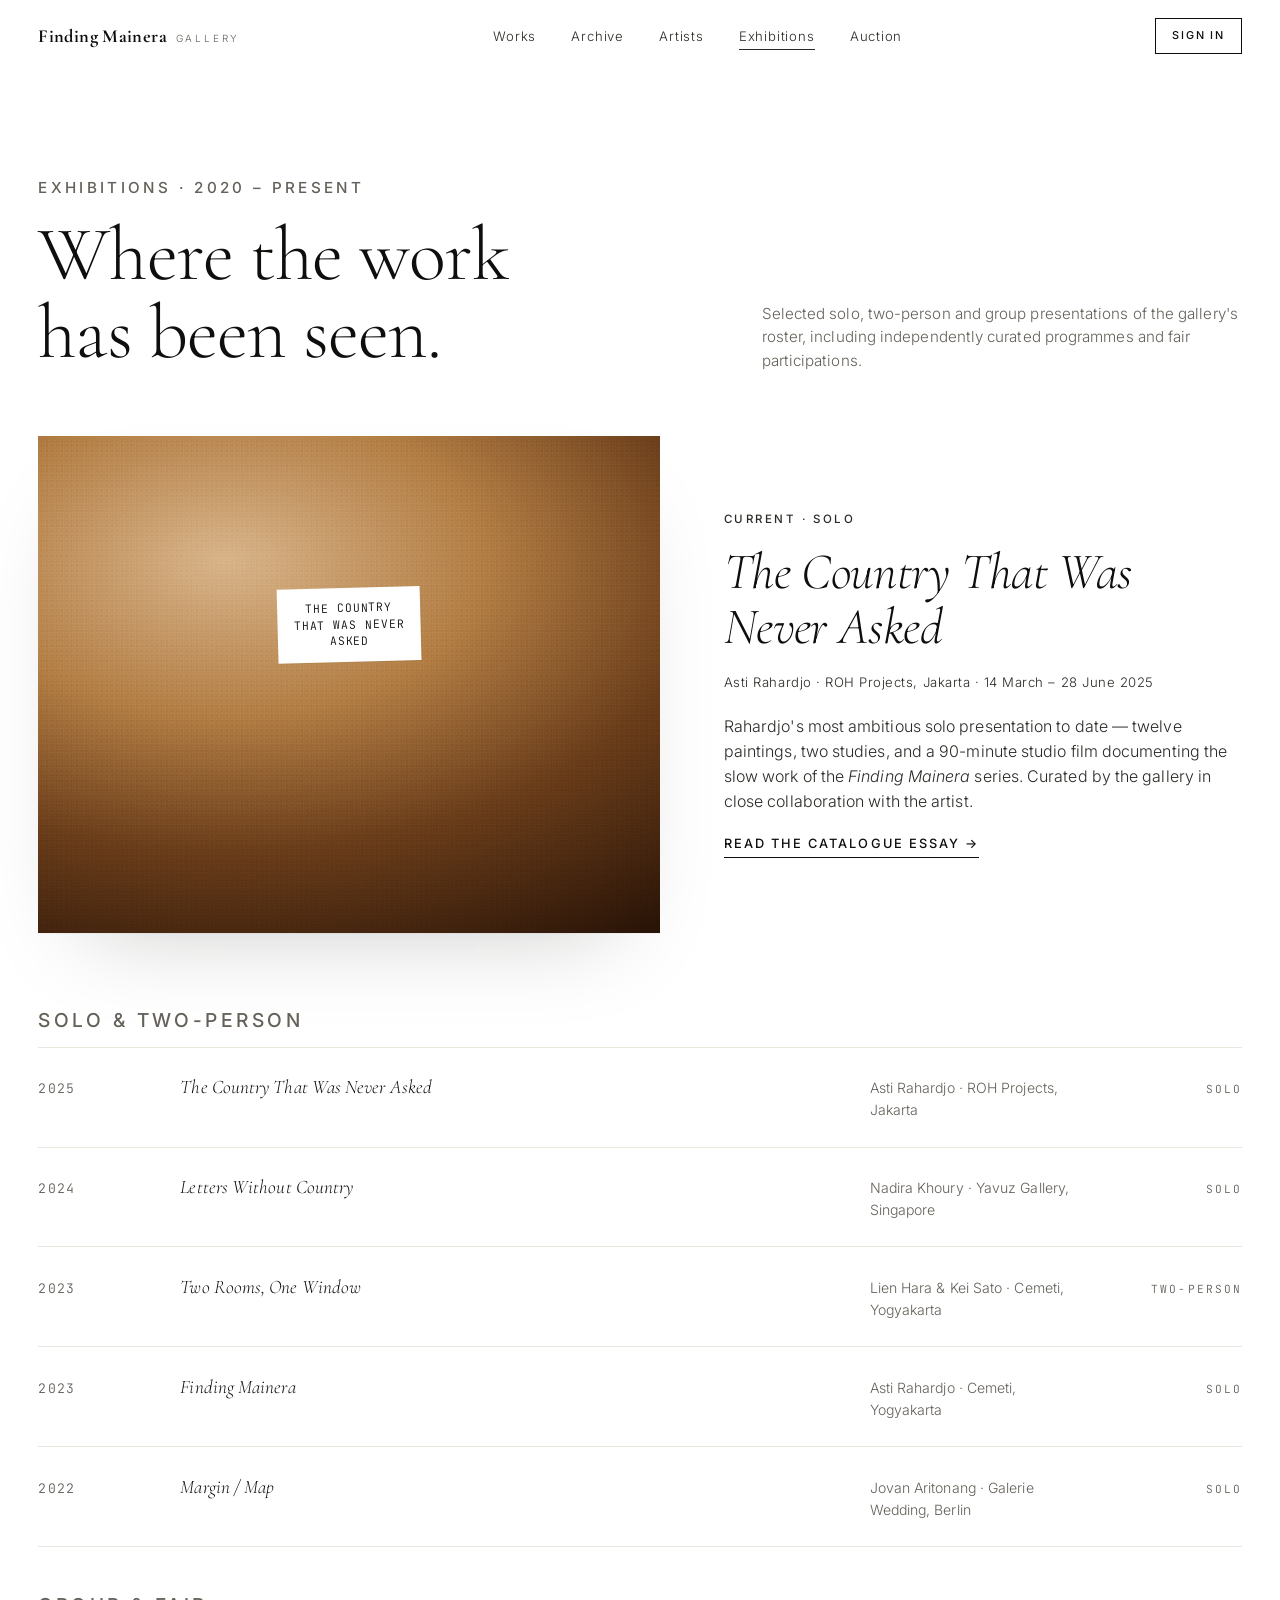
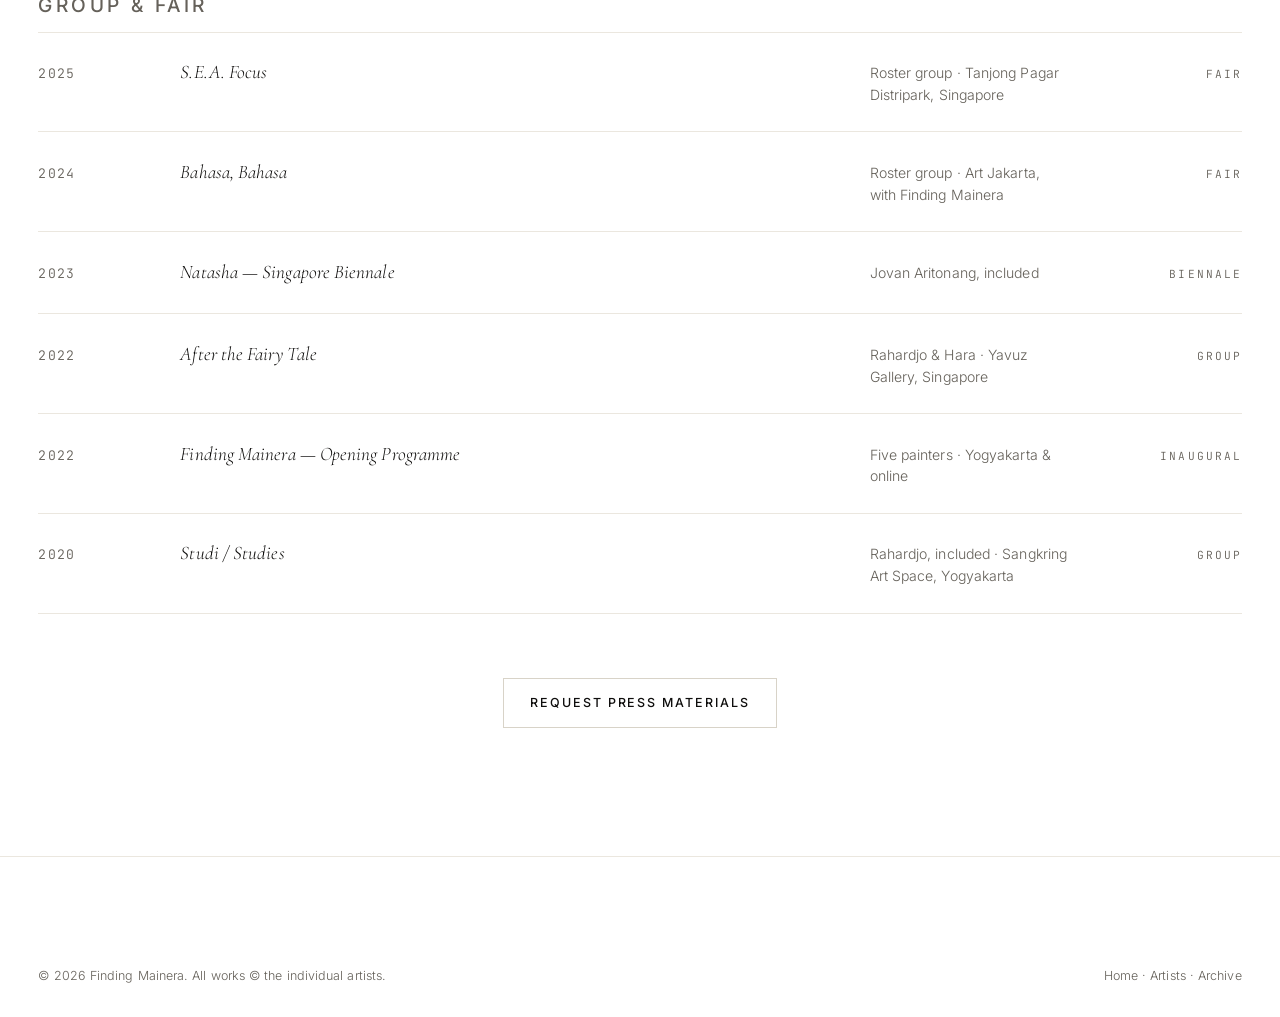
<file: exhibitions.html>
<!doctype html>
<html lang="en" dir="ltr">
<head>
<meta charset="utf-8">
<meta name="viewport" content="width=device-width, initial-scale=1">
<title>Exhibitions — Finding Mainera</title>
<meta name="description" content="Complete exhibition history of Finding Mainera Gallery and its roster — solo presentations, two-person shows, group exhibitions and art fairs from 2020 to present.">
<link rel="canonical" href="https://findingmainera.art/exhibitions.html">
<meta property="og:type" content="website">
<meta property="og:title" content="Exhibitions — Finding Mainera">
<meta property="og:description" content="Exhibition history of Finding Mainera and its represented artists.">
<meta property="og:image" content="https://findingmainera.art/assets/og.jpg">
<meta name="twitter:card" content="summary_large_image">
<link rel="preconnect" href="https://fonts.googleapis.com">
<link rel="preconnect" href="https://fonts.gstatic.com" crossorigin>
<link rel="stylesheet" href="https://fonts.googleapis.com/css2?family=Cormorant+Garamond:ital,wght@0,300;0,400;0,500;1,300;1,400&family=Inter:wght@300;400;500;600&family=JetBrains+Mono:wght@400;500&display=swap">
<link rel="stylesheet" href="./css/gallery.css">
<link rel="icon" type="image/svg+xml" href="data:image/svg+xml;utf8,%3Csvg xmlns='http://www.w3.org/2000/svg' viewBox='0 0 32 32'%3E%3Crect width='32' height='32' fill='%23fff'/%3E%3Ctext x='50%25' y='62%25' text-anchor='middle' font-family='Georgia,serif' font-size='22' fill='%230f0e0d'%3EFM%3C/text%3E%3C/svg%3E">

<style>
  .exh-feature { display:grid; grid-template-columns: 1.2fr 1fr; gap: clamp(2rem, 5vw, 4rem); align-items: center; margin-bottom: clamp(3rem, 6vw, 5rem); }
  .exh-feature__img { aspect-ratio: 5/4; background: var(--paper); overflow:hidden; box-shadow: var(--shadow-frame); }
  .exh-feature__img .canvas-art { width:100%; height:100%; }
  .exh-feature h2 { font-size: clamp(2rem, 4vw, 3.4rem); margin-bottom: 1rem; }
  .exh-feature p.meta { margin-bottom: 1.4rem; }
  .exh-feature p { color: var(--ink-2); margin-bottom: 1rem; max-width: 36rem; }
  @media (max-width: 880px) { .exh-feature { grid-template-columns: 1fr; } }
</style>
</head>

<body>
<a href="#main" class="skip">Skip to content</a>
<header class="nav" aria-label="Primary">
  <a class="nav__brand" href="/"><strong>Finding Mainera</strong> <small>Gallery</small></a>
  <button class="nav__burger" aria-label="Open menu" aria-expanded="false"><span></span><span></span><span></span></button>
  <nav><ul class="nav__menu">
    <li><a href="./">Works</a></li><li><a href="./gallery.html">Archive</a></li>
    <li><a href="./artist.html">Artists</a></li><li><a href="./exhibitions.html" aria-current="page">Exhibitions</a></li>
    <li><a href="./artwork/finding-mainera-i.html">Auction</a></li>
  </ul></nav>
  <div class="nav__actions"><a class="btn btn--ghost btn--mini" href="./auth.html">Sign in</a></div>
</header>

<main id="main" style="padding-top:7rem;">
  <section class="shell" style="padding-block: clamp(2rem, 5vw, 4rem);">
    <div class="section__head fade-up">
      <div>
        <p class="eyebrow">Exhibitions · 2020 – present</p>
        <h1 style="font-size: clamp(2.6rem, 6vw, 5rem); margin-top:1rem;">Where the work<br>has been seen.</h1>
      </div>
      <p style="max-width:30rem;">Selected solo, two-person and group presentations of the gallery's roster, including independently curated programmes and fair participations.</p>
    </div>

    <article class="exh-feature fade-up">
      <div class="exh-feature__img">
        <div class="canvas-art" data-overlay="The Country&#10;That Was Never&#10;Asked"></div>
      </div>
      <div>
        <p class="eyebrow">Current · Solo</p>
        <h2><em>The Country That Was Never Asked</em></h2>
        <p class="meta">Asti Rahardjo · ROH Projects, Jakarta · 14 March – 28 June 2025</p>
        <p>Rahardjo's most ambitious solo presentation to date — twelve paintings, two studies, and a 90-minute studio film documenting the slow work of the <em>Finding Mainera</em> series. Curated by the gallery in close collaboration with the artist.</p>
        <a class="link-arrow" href="#">Read the catalogue essay →</a>
      </div>
    </article>

    <h2 style="font-size:1.2rem; font-family:var(--sans); letter-spacing:0.18em; text-transform:uppercase; color:var(--ink-3); margin: 3rem 0 1rem; font-weight:500;">Solo &amp; two-person</h2>
    <div class="timeline fade-up">
      <div class="timeline__row"><span class="timeline__year">2025</span><span class="timeline__title"><em>The Country That Was Never Asked</em></span><span class="timeline__venue">Asti Rahardjo · ROH Projects, Jakarta</span><span class="timeline__type">Solo</span></div>
      <div class="timeline__row"><span class="timeline__year">2024</span><span class="timeline__title"><em>Letters Without Country</em></span><span class="timeline__venue">Nadira Khoury · Yavuz Gallery, Singapore</span><span class="timeline__type">Solo</span></div>
      <div class="timeline__row"><span class="timeline__year">2023</span><span class="timeline__title"><em>Two Rooms, One Window</em></span><span class="timeline__venue">Lien Hara &amp; Kei Sato · Cemeti, Yogyakarta</span><span class="timeline__type">Two-person</span></div>
      <div class="timeline__row"><span class="timeline__year">2023</span><span class="timeline__title"><em>Finding Mainera</em></span><span class="timeline__venue">Asti Rahardjo · Cemeti, Yogyakarta</span><span class="timeline__type">Solo</span></div>
      <div class="timeline__row"><span class="timeline__year">2022</span><span class="timeline__title"><em>Margin / Map</em></span><span class="timeline__venue">Jovan Aritonang · Galerie Wedding, Berlin</span><span class="timeline__type">Solo</span></div>
    </div>

    <h2 style="font-size:1.2rem; font-family:var(--sans); letter-spacing:0.18em; text-transform:uppercase; color:var(--ink-3); margin: 3rem 0 1rem; font-weight:500;">Group &amp; fair</h2>
    <div class="timeline fade-up">
      <div class="timeline__row"><span class="timeline__year">2025</span><span class="timeline__title"><em>S.E.A. Focus</em></span><span class="timeline__venue">Roster group · Tanjong Pagar Distripark, Singapore</span><span class="timeline__type">Fair</span></div>
      <div class="timeline__row"><span class="timeline__year">2024</span><span class="timeline__title"><em>Bahasa, Bahasa</em></span><span class="timeline__venue">Roster group · Art Jakarta, with Finding Mainera</span><span class="timeline__type">Fair</span></div>
      <div class="timeline__row"><span class="timeline__year">2023</span><span class="timeline__title"><em>Natasha — Singapore Biennale</em></span><span class="timeline__venue">Jovan Aritonang, included</span><span class="timeline__type">Biennale</span></div>
      <div class="timeline__row"><span class="timeline__year">2022</span><span class="timeline__title"><em>After the Fairy Tale</em></span><span class="timeline__venue">Rahardjo &amp; Hara · Yavuz Gallery, Singapore</span><span class="timeline__type">Group</span></div>
      <div class="timeline__row"><span class="timeline__year">2022</span><span class="timeline__title"><em>Finding Mainera — Opening Programme</em></span><span class="timeline__venue">Five painters · Yogyakarta &amp; online</span><span class="timeline__type">Inaugural</span></div>
      <div class="timeline__row"><span class="timeline__year">2020</span><span class="timeline__title"><em>Studi / Studies</em></span><span class="timeline__venue">Rahardjo, included · Sangkring Art Space, Yogyakarta</span><span class="timeline__type">Group</span></div>
    </div>

    <div class="center" style="margin: 4rem 0;">
      <a class="btn btn--line" href="mailto:hello@findingmainera.art">Request press materials</a>
    </div>
  </section>
</main>

<footer class="footer" aria-label="Footer">
  <div class="footer__sub" style="border-top:0;">
    <span>© <span data-year>2026</span> Finding Mainera. All works © the individual artists.</span>
    <span><a href="./">Home</a> · <a href="./artist.html">Artists</a> · <a href="./gallery.html">Archive</a></span>
  </div>
</footer>

<script src="./js/gallery.js" defer></script>
</body>
</html>
</file>
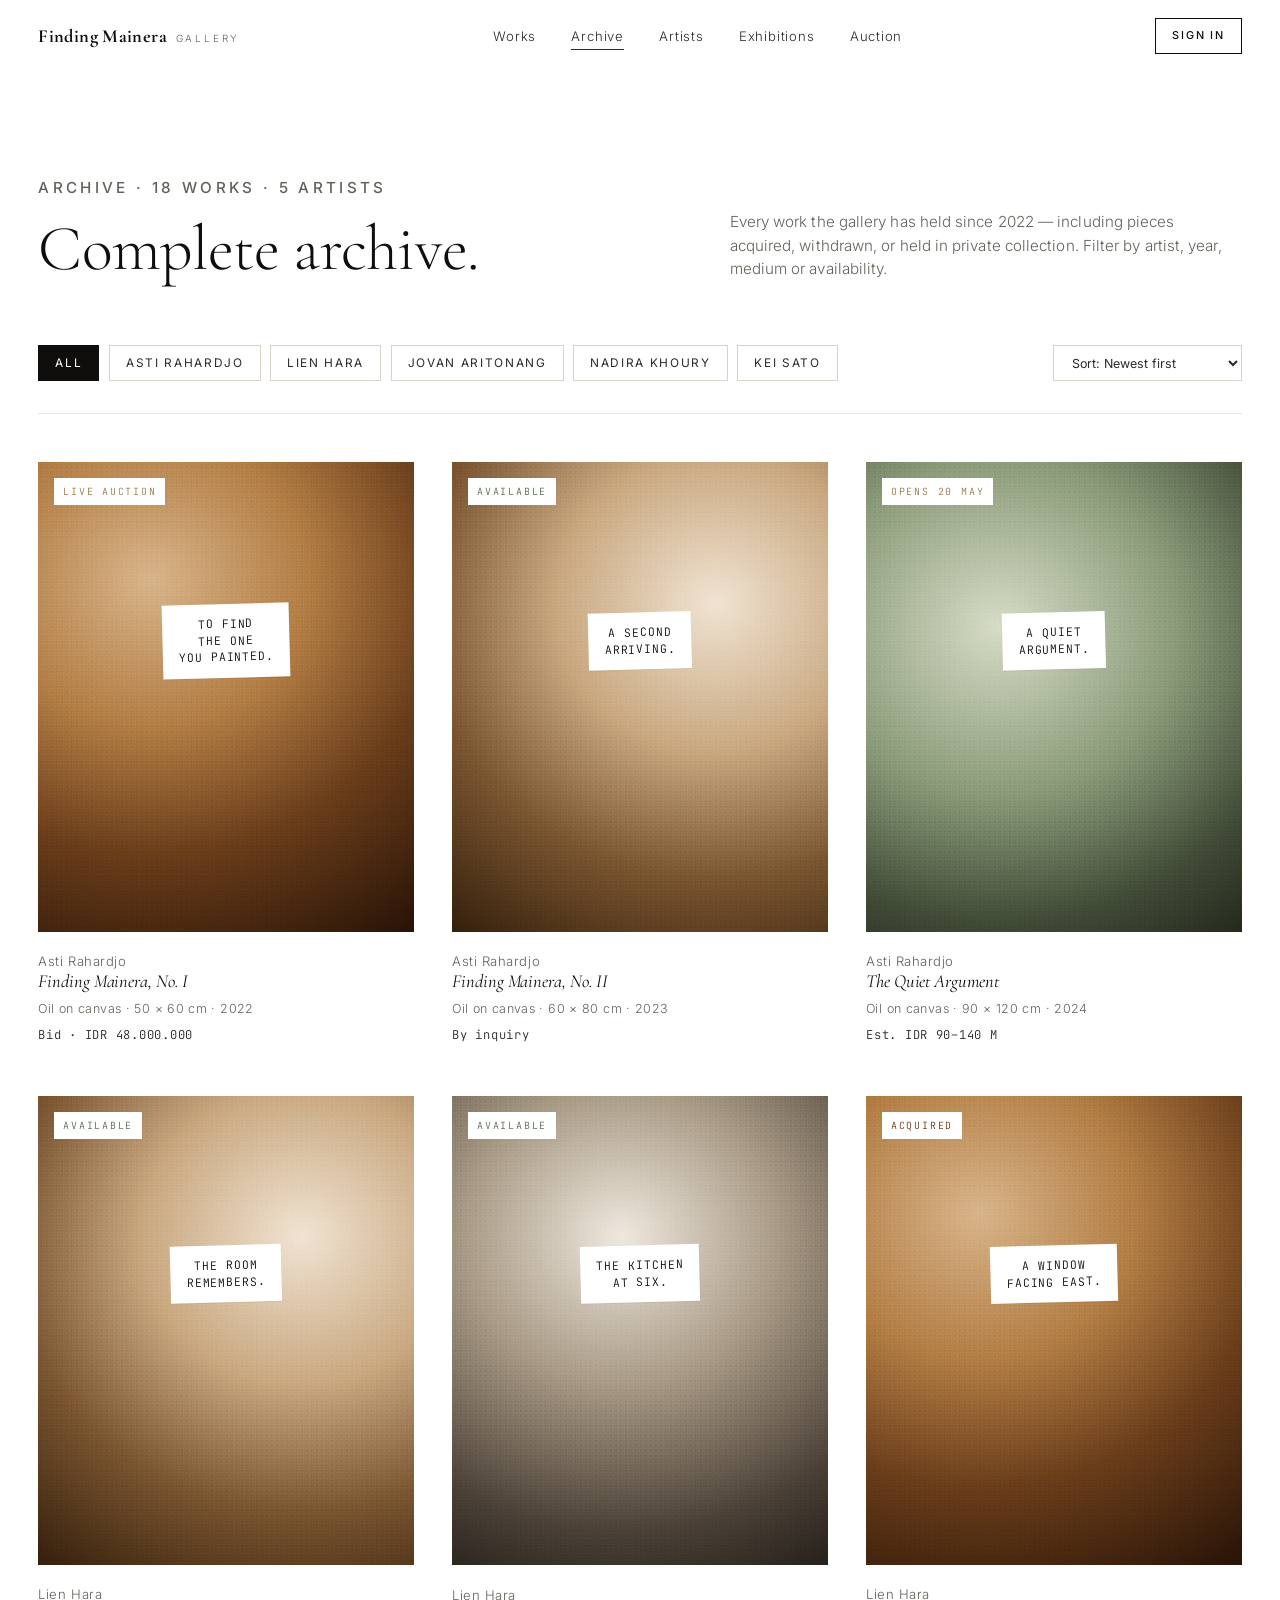
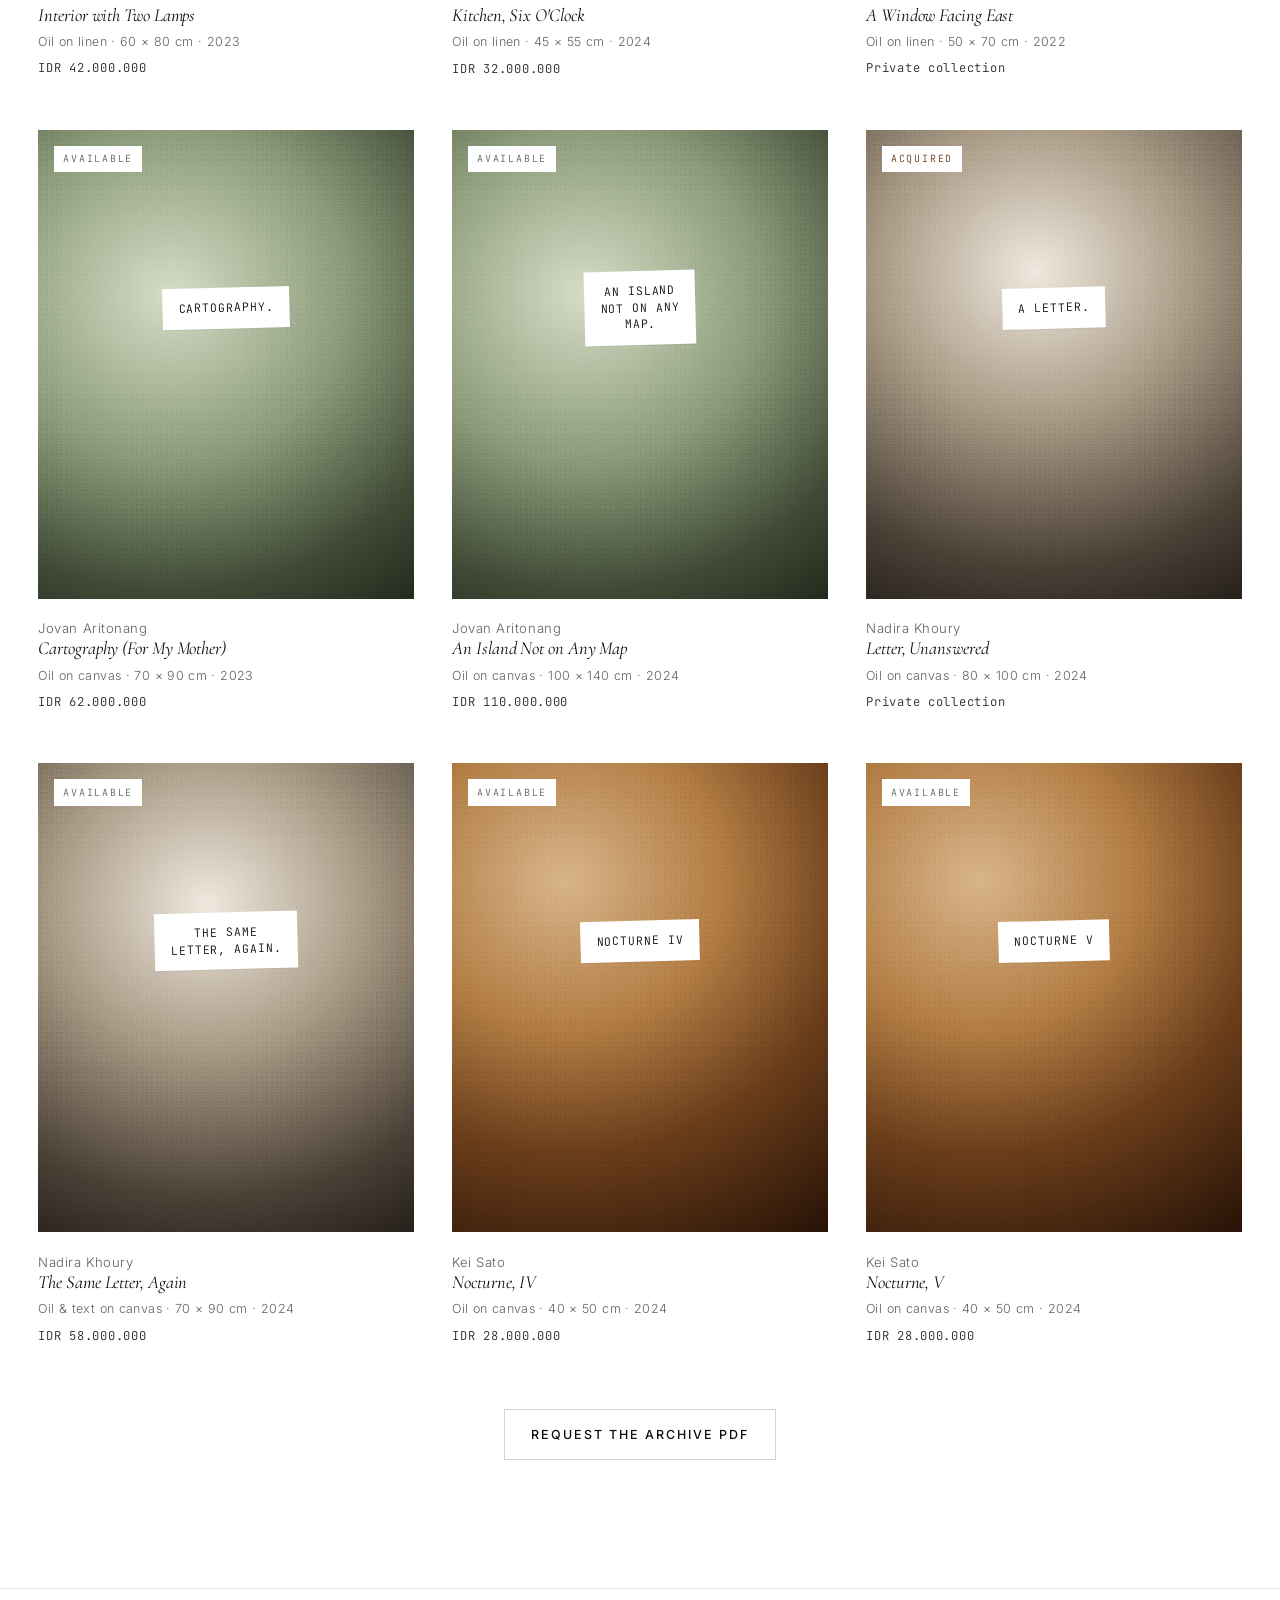
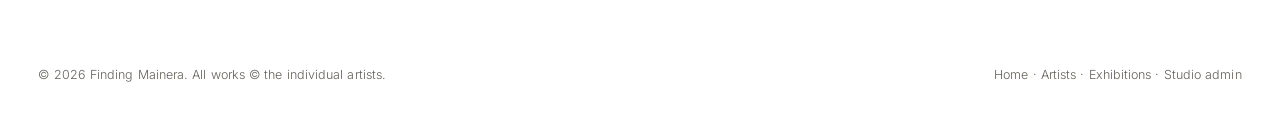
<file: gallery.html>
<!doctype html>
<html lang="en" dir="ltr">
<head>
<meta charset="utf-8">
<meta name="viewport" content="width=device-width, initial-scale=1">
<meta name="theme-color" content="#ffffff">
<title>Archive — All Works | Finding Mainera</title>
<meta name="description" content="The complete archive of works represented by Finding Mainera Gallery — filter by artist, medium, year and availability.">
<link rel="canonical" href="https://findingmainera.art/gallery.html">
<meta property="og:type" content="website">
<meta property="og:title" content="Archive — Finding Mainera">
<meta property="og:description" content="The complete archive of works at Finding Mainera Gallery.">
<meta property="og:image" content="https://findingmainera.art/assets/og.jpg">
<meta property="og:url" content="https://findingmainera.art/gallery.html">
<meta name="twitter:card" content="summary_large_image">
<link rel="preconnect" href="https://fonts.googleapis.com">
<link rel="preconnect" href="https://fonts.gstatic.com" crossorigin>
<link rel="stylesheet" href="https://fonts.googleapis.com/css2?family=Cormorant+Garamond:ital,wght@0,300;0,400;0,500;1,300;1,400&family=Inter:wght@300;400;500;600&family=JetBrains+Mono:wght@400;500&display=swap">
<link rel="stylesheet" href="./css/gallery.css">
<link rel="icon" type="image/svg+xml" href="data:image/svg+xml;utf8,%3Csvg xmlns='http://www.w3.org/2000/svg' viewBox='0 0 32 32'%3E%3Crect width='32' height='32' fill='%23fff'/%3E%3Ctext x='50%25' y='62%25' text-anchor='middle' font-family='Georgia,serif' font-size='22' fill='%230f0e0d'%3EFM%3C/text%3E%3C/svg%3E">

<style>
  .filters { display:flex; flex-wrap:wrap; gap:0.6rem; margin-bottom:3rem; padding-bottom:2rem; border-bottom: 1px solid var(--line); }
  .filters button { background:transparent; border:1px solid var(--line-2); padding:0.5rem 1rem; font-family:var(--sans); font-size:0.74rem; letter-spacing:0.14em; text-transform:uppercase; color:var(--ink-2); cursor:pointer; transition: all 200ms var(--ease); }
  .filters button:hover, .filters button[aria-pressed="true"] { background: var(--ink); color: var(--canvas); border-color: var(--ink); }
  .filters select { padding:0.55rem 0.9rem; border:1px solid var(--line-2); font-family:var(--sans); font-size:0.78rem; background:var(--canvas); color:var(--ink-2); margin-left:auto; }
</style>
</head>

<body>
<a href="#main" class="skip">Skip to content</a>

<header class="nav" aria-label="Primary">
  <a class="nav__brand" href="/"><strong>Finding Mainera</strong> <small>Gallery</small></a>
  <button class="nav__burger" aria-label="Open menu" aria-expanded="false"><span></span><span></span><span></span></button>
  <nav><ul class="nav__menu">
    <li><a href="./">Works</a></li>
    <li><a href="./gallery.html" aria-current="page">Archive</a></li>
    <li><a href="./artist.html">Artists</a></li>
    <li><a href="./exhibitions.html">Exhibitions</a></li>
    <li><a href="./artwork/finding-mainera-i.html">Auction</a></li>
  </ul></nav>
  <div class="nav__actions"><a class="btn btn--ghost btn--mini" href="./auth.html">Sign in</a></div>
</header>

<main id="main" style="padding-top:7rem;">
  <section class="shell" style="padding-block: clamp(2rem, 5vw, 4rem);">
    <div class="section__head fade-up">
      <div>
        <p class="eyebrow">Archive · 18 works · 5 artists</p>
        <h1 style="font-size: clamp(2.4rem, 5vw, 4rem); margin-top:1rem;">Complete archive.</h1>
      </div>
      <p style="max-width:32rem;">Every work the gallery has held since 2022 — including pieces acquired, withdrawn, or held in private collection. Filter by artist, year, medium or availability.</p>
    </div>

    <div class="filters" role="toolbar" aria-label="Archive filters">
      <button aria-pressed="true">All</button>
      <button aria-pressed="false">Asti Rahardjo</button>
      <button aria-pressed="false">Lien Hara</button>
      <button aria-pressed="false">Jovan Aritonang</button>
      <button aria-pressed="false">Nadira Khoury</button>
      <button aria-pressed="false">Kei Sato</button>
      <select aria-label="Sort">
        <option>Sort: Newest first</option>
        <option>Sort: Oldest first</option>
        <option>Sort: Price · low to high</option>
        <option>Sort: Price · high to low</option>
      </select>
    </div>

    <div class="archive reveal-stagger">
      <!-- 12 works, mixed -->
      <a href="./artwork/finding-mainera-i.html" class="work">
        <div class="work__frame"><span class="work__tag work__tag--auction">Live auction</span><div class="canvas-art" data-overlay="To find&#10;the one&#10;you painted."></div></div>
        <p class="meta">Asti Rahardjo</p><h3 class="work__title">Finding Mainera, No. I</h3>
        <p class="work__meta">Oil on canvas · 50 × 60 cm · 2022</p><p class="work__price">Bid · IDR 48.000.000</p>
      </a>
      <a href="./artwork/finding-mainera-i.html" class="work">
        <div class="work__frame"><span class="work__tag work__tag--available">Available</span><div class="canvas-art canvas-art--alt" data-overlay="A second&#10;arriving."></div></div>
        <p class="meta">Asti Rahardjo</p><h3 class="work__title">Finding Mainera, No. II</h3>
        <p class="work__meta">Oil on canvas · 60 × 80 cm · 2023</p><p class="work__price">By inquiry</p>
      </a>
      <a href="./artwork/finding-mainera-i.html" class="work">
        <div class="work__frame"><span class="work__tag work__tag--auction">Opens 20 May</span><div class="canvas-art canvas-art--green" data-overlay="A quiet&#10;argument."></div></div>
        <p class="meta">Asti Rahardjo</p><h3 class="work__title">The Quiet Argument</h3>
        <p class="work__meta">Oil on canvas · 90 × 120 cm · 2024</p><p class="work__price">Est. IDR 90–140 M</p>
      </a>
      <a href="./artwork/finding-mainera-i.html" class="work">
        <div class="work__frame"><span class="work__tag work__tag--available">Available</span><div class="canvas-art canvas-art--alt" data-overlay="The room&#10;remembers."></div></div>
        <p class="meta">Lien Hara</p><h3 class="work__title">Interior with Two Lamps</h3>
        <p class="work__meta">Oil on linen · 60 × 80 cm · 2023</p><p class="work__price">IDR 42.000.000</p>
      </a>
      <a href="./artwork/finding-mainera-i.html" class="work">
        <div class="work__frame"><span class="work__tag work__tag--available">Available</span><div class="canvas-art canvas-art--ink" data-overlay="The kitchen&#10;at six."></div></div>
        <p class="meta">Lien Hara</p><h3 class="work__title">Kitchen, Six O'Clock</h3>
        <p class="work__meta">Oil on linen · 45 × 55 cm · 2024</p><p class="work__price">IDR 32.000.000</p>
      </a>
      <a href="./artwork/finding-mainera-i.html" class="work">
        <div class="work__frame"><span class="work__tag work__tag--sold">Acquired</span><div class="canvas-art" data-overlay="A window&#10;facing east."></div></div>
        <p class="meta">Lien Hara</p><h3 class="work__title">A Window Facing East</h3>
        <p class="work__meta">Oil on linen · 50 × 70 cm · 2022</p><p class="work__price">Private collection</p>
      </a>
      <a href="./artwork/finding-mainera-i.html" class="work">
        <div class="work__frame"><span class="work__tag work__tag--available">Available</span><div class="canvas-art canvas-art--green" data-overlay="Cartography."></div></div>
        <p class="meta">Jovan Aritonang</p><h3 class="work__title">Cartography (For My Mother)</h3>
        <p class="work__meta">Oil on canvas · 70 × 90 cm · 2023</p><p class="work__price">IDR 62.000.000</p>
      </a>
      <a href="./artwork/finding-mainera-i.html" class="work">
        <div class="work__frame"><span class="work__tag work__tag--available">Available</span><div class="canvas-art canvas-art--green" data-overlay="An island&#10;not on any&#10;map."></div></div>
        <p class="meta">Jovan Aritonang</p><h3 class="work__title">An Island Not on Any Map</h3>
        <p class="work__meta">Oil on canvas · 100 × 140 cm · 2024</p><p class="work__price">IDR 110.000.000</p>
      </a>
      <a href="./artwork/finding-mainera-i.html" class="work">
        <div class="work__frame"><span class="work__tag work__tag--sold">Acquired</span><div class="canvas-art canvas-art--ink" data-overlay="A letter."></div></div>
        <p class="meta">Nadira Khoury</p><h3 class="work__title">Letter, Unanswered</h3>
        <p class="work__meta">Oil on canvas · 80 × 100 cm · 2024</p><p class="work__price">Private collection</p>
      </a>
      <a href="./artwork/finding-mainera-i.html" class="work">
        <div class="work__frame"><span class="work__tag work__tag--available">Available</span><div class="canvas-art canvas-art--ink" data-overlay="The same&#10;letter, again."></div></div>
        <p class="meta">Nadira Khoury</p><h3 class="work__title">The Same Letter, Again</h3>
        <p class="work__meta">Oil &amp; text on canvas · 70 × 90 cm · 2024</p><p class="work__price">IDR 58.000.000</p>
      </a>
      <a href="./artwork/finding-mainera-i.html" class="work">
        <div class="work__frame"><span class="work__tag work__tag--available">Available</span><div class="canvas-art" data-overlay="Nocturne IV"></div></div>
        <p class="meta">Kei Sato</p><h3 class="work__title">Nocturne, IV</h3>
        <p class="work__meta">Oil on canvas · 40 × 50 cm · 2024</p><p class="work__price">IDR 28.000.000</p>
      </a>
      <a href="./artwork/finding-mainera-i.html" class="work">
        <div class="work__frame"><span class="work__tag work__tag--available">Available</span><div class="canvas-art" data-overlay="Nocturne V"></div></div>
        <p class="meta">Kei Sato</p><h3 class="work__title">Nocturne, V</h3>
        <p class="work__meta">Oil on canvas · 40 × 50 cm · 2024</p><p class="work__price">IDR 28.000.000</p>
      </a>
    </div>

    <div class="center" style="margin: 4rem 0;">
      <a class="btn btn--line" href="mailto:hello@findingmainera.art">Request the archive PDF</a>
    </div>
  </section>
</main>

<footer class="footer" aria-label="Footer">
  <div class="footer__sub" style="border-top:0;padding-top:0;">
    <span>© <span data-year>2026</span> Finding Mainera. All works © the individual artists.</span>
    <span><a href="./">Home</a> · <a href="./artist.html">Artists</a> · <a href="./exhibitions.html">Exhibitions</a> · <a href="./admin.html">Studio admin</a></span>
  </div>
</footer>

<script src="./js/gallery.js" defer></script>
</body>
</html>
</file>
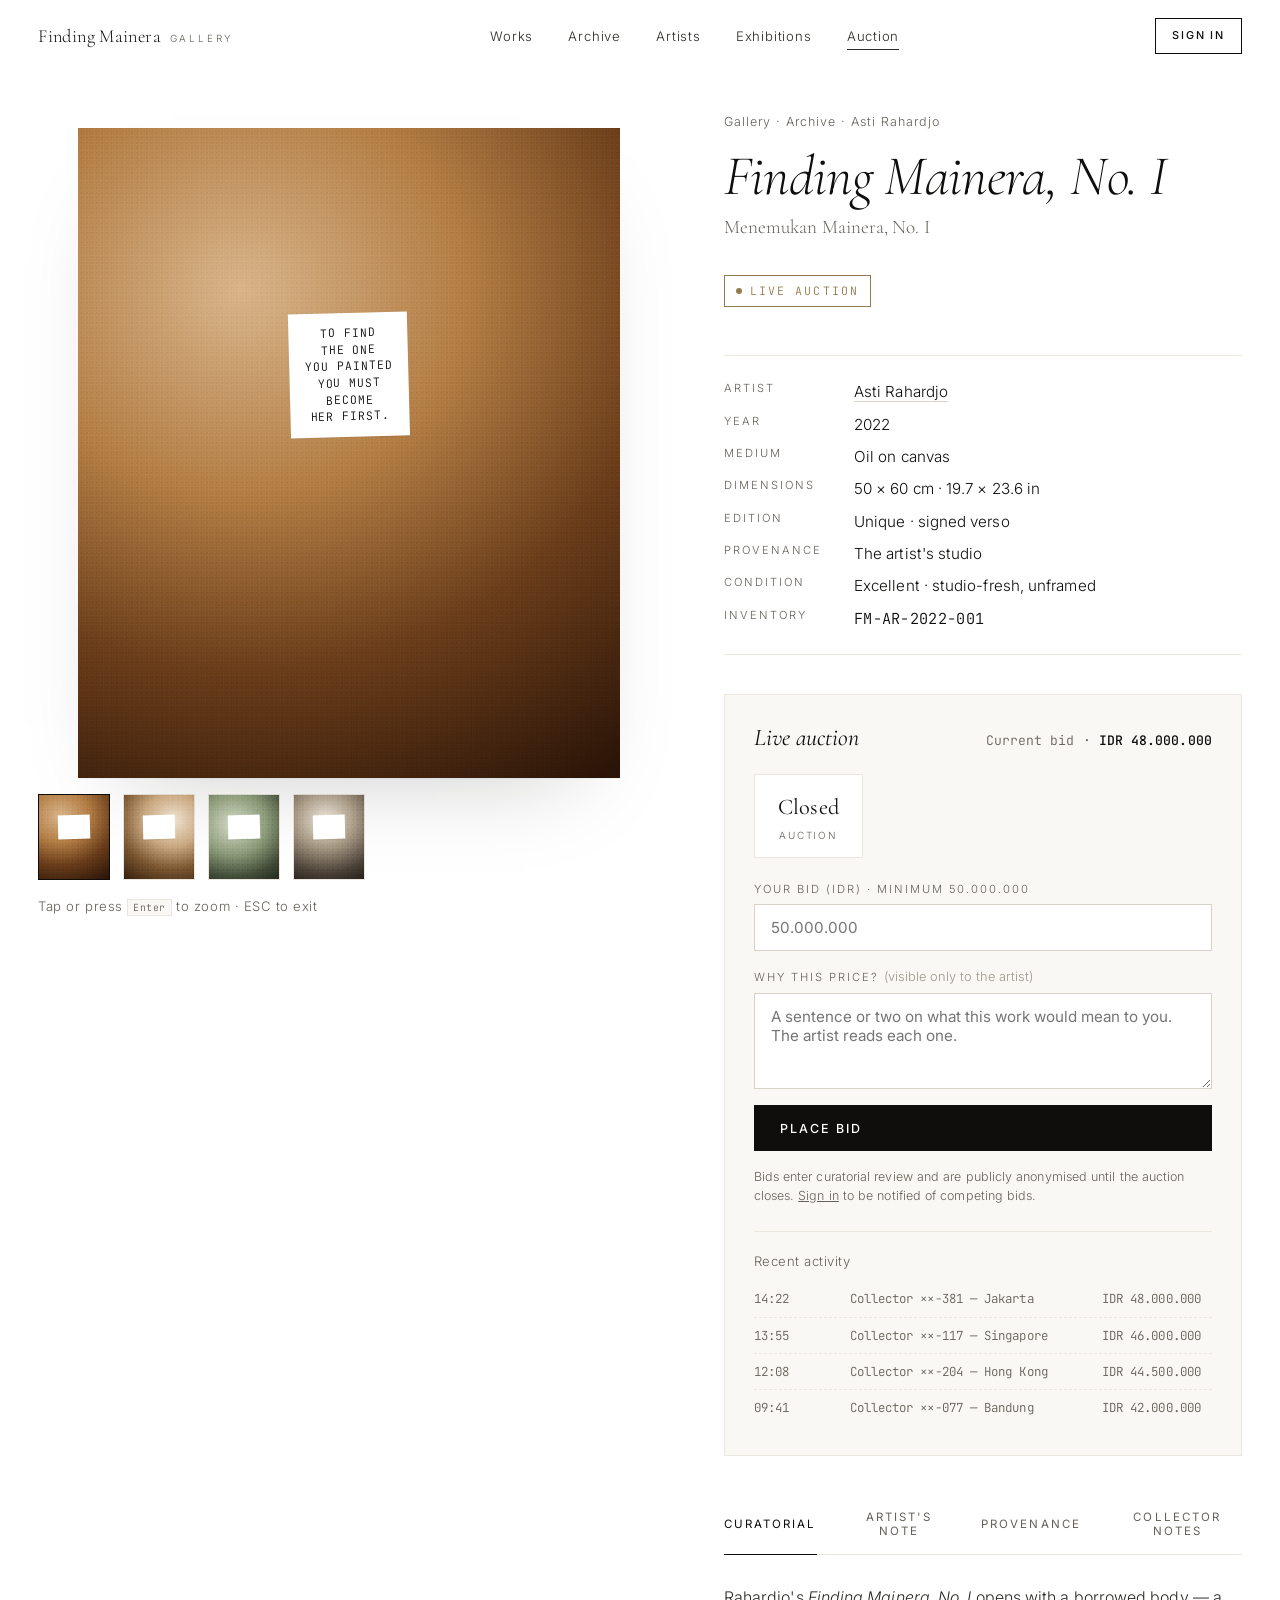
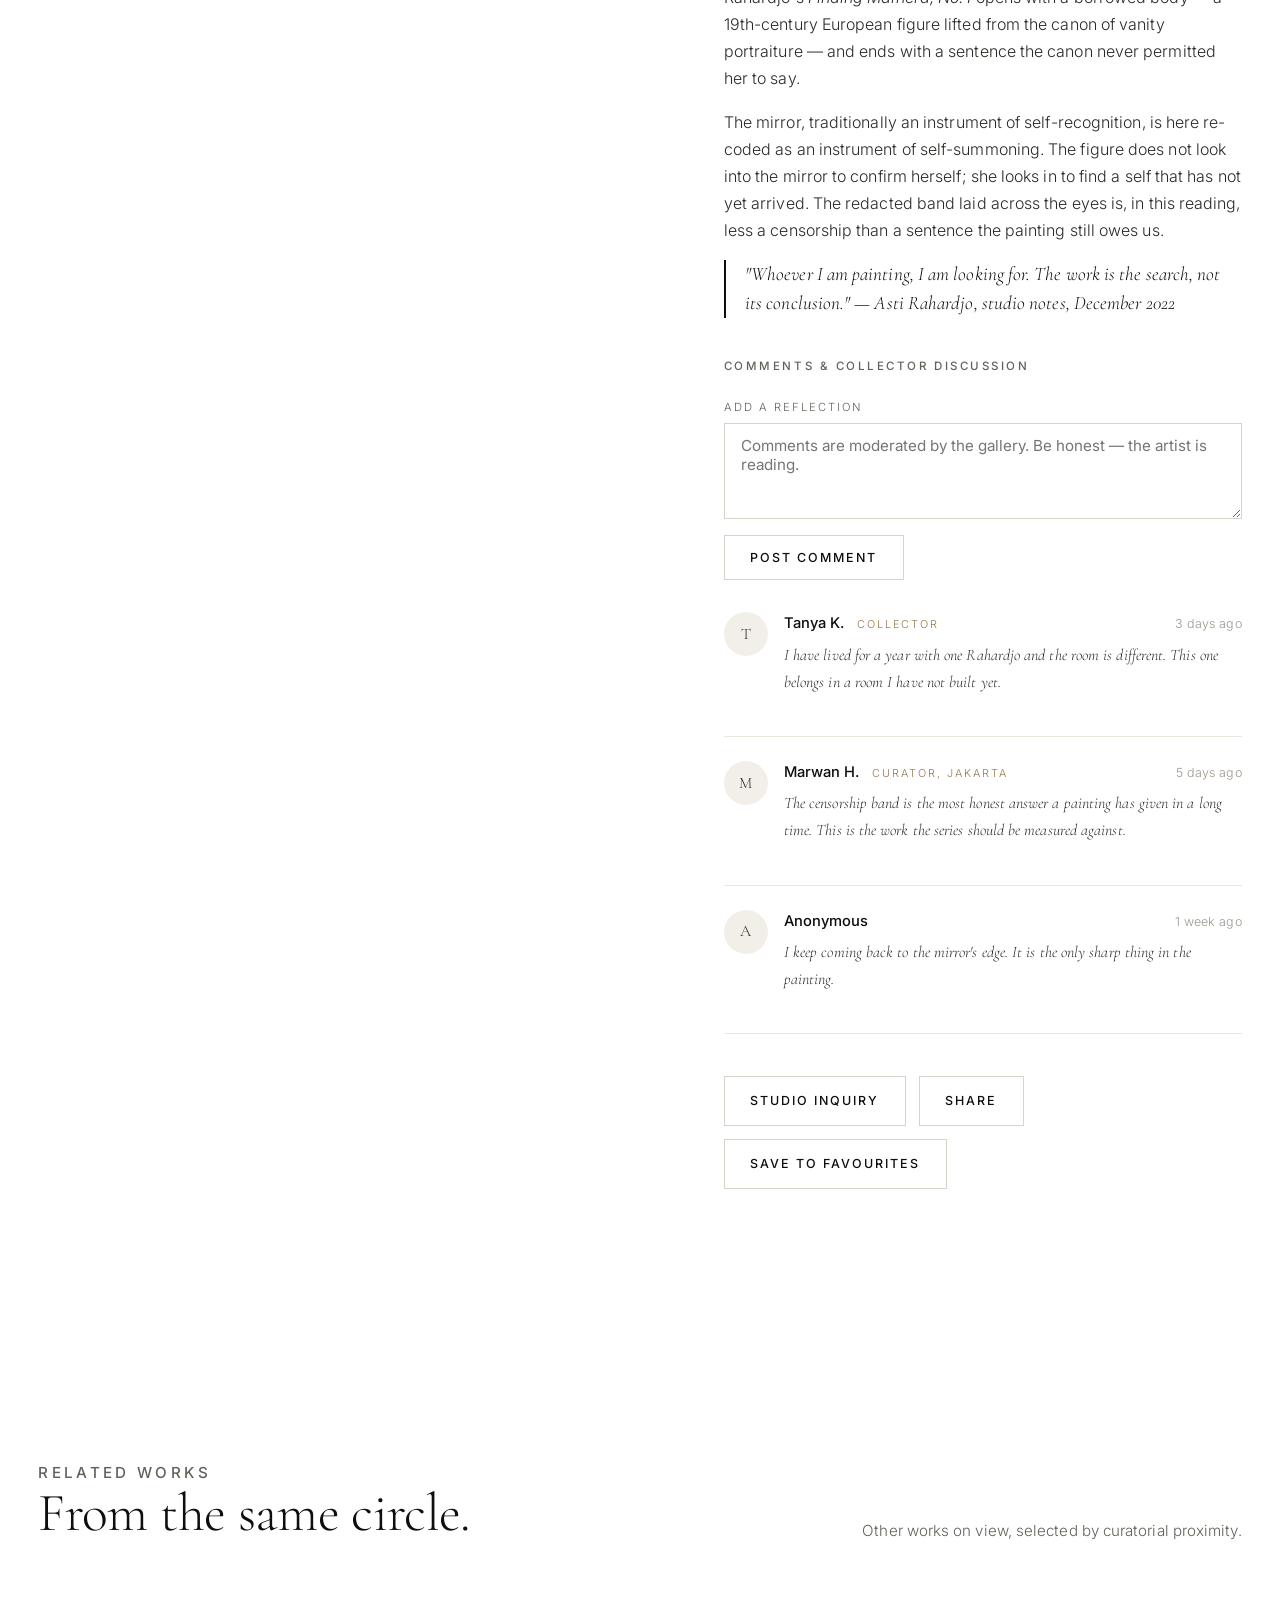
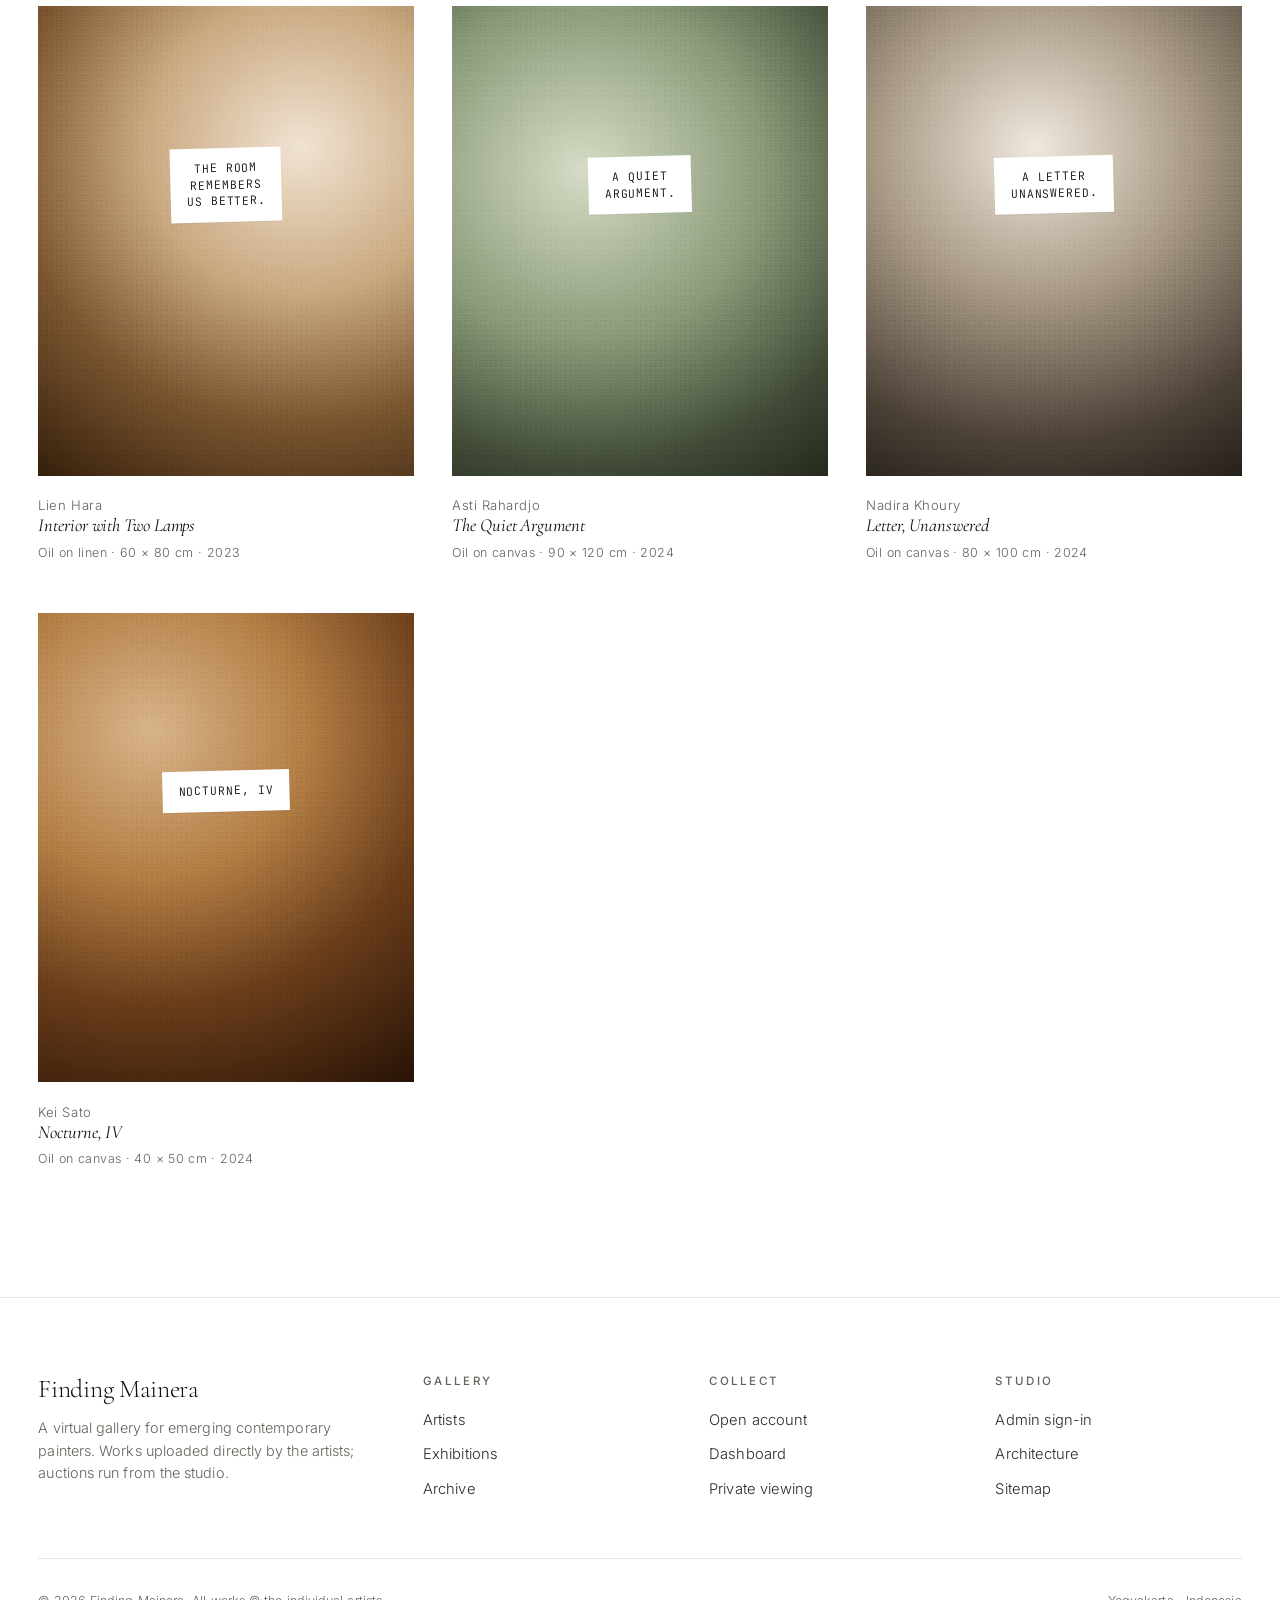
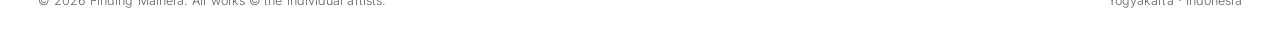
<file: artwork/finding-mainera-i.html>
<!doctype html>
<html lang="en" dir="ltr">
<head>
<meta charset="utf-8">
<meta name="viewport" content="width=device-width, initial-scale=1, viewport-fit=cover">
<meta name="theme-color" content="#ffffff">

<title>Finding Mainera, No. I — Asti Rahardjo (2022) | Finding Mainera Gallery</title>
<meta name="description" content="Finding Mainera, No. I by Asti Rahardjo. Oil on canvas, 50 × 60 cm, 2022. The opening work of the eponymous series — currently on live auction at Finding Mainera Gallery.">
<meta name="author" content="Asti Rahardjo">
<meta name="keywords" content="Asti Rahardjo, Finding Mainera, contemporary painting, oil on canvas, Indonesian contemporary art, art auction, collector">

<link rel="canonical" href="https://findingmainera.art/artwork/finding-mainera-i.html">

<meta property="og:type" content="article">
<meta property="og:title" content="Finding Mainera, No. I — Asti Rahardjo (2022)">
<meta property="og:description" content="Oil on canvas, 50 × 60 cm. The opening work of the eponymous series — currently on live auction.">
<meta property="og:image" content="https://findingmainera.art/assets/artworks/finding-mainera-i.jpg">
<meta property="og:image:alt" content="Finding Mainera, No. I — figure leaning toward a hand-mirror, oil on canvas">
<meta property="og:url" content="https://findingmainera.art/artwork/finding-mainera-i.html">

<meta name="twitter:card" content="summary_large_image">
<meta name="twitter:title" content="Finding Mainera, No. I — Asti Rahardjo (2022)">
<meta name="twitter:description" content="Live collector auction at Finding Mainera Gallery.">
<meta name="twitter:image" content="https://findingmainera.art/assets/artworks/finding-mainera-i.jpg">

<link rel="preconnect" href="https://fonts.googleapis.com">
<link rel="preconnect" href="https://fonts.gstatic.com" crossorigin>
<link rel="stylesheet" href="https://fonts.googleapis.com/css2?family=Cormorant+Garamond:ital,wght@0,300;0,400;0,500;1,300;1,400&family=Inter:wght@300;400;500;600&family=JetBrains+Mono:wght@400;500&display=swap">
<link rel="stylesheet" href="../css/gallery.css">

<link rel="icon" type="image/svg+xml" href="data:image/svg+xml;utf8,%3Csvg xmlns='http://www.w3.org/2000/svg' viewBox='0 0 32 32'%3E%3Crect width='32' height='32' fill='%23fff'/%3E%3Ctext x='50%25' y='62%25' text-anchor='middle' font-family='Georgia,serif' font-size='22' fill='%230f0e0d'%3EFM%3C/text%3E%3C/svg%3E">

<script type="application/ld+json">
{
  "@context": "https://schema.org",
  "@graph": [
    {
      "@type": "BreadcrumbList",
      "itemListElement": [
        {"@type":"ListItem","position":1,"name":"Gallery","item":"https://findingmainera.art/"},
        {"@type":"ListItem","position":2,"name":"Archive","item":"https://findingmainera.art/gallery.html"},
        {"@type":"ListItem","position":3,"name":"Finding Mainera, No. I"}
      ]
    },
    {
      "@type": "VisualArtwork",
      "@id": "https://findingmainera.art/artwork/finding-mainera-i.html#artwork",
      "name": "Finding Mainera, No. I",
      "alternateName": "Menemukan Mainera, No. I",
      "creator": { "@type": "Person", "name": "Asti Rahardjo", "url": "https://findingmainera.art/artist#asti-rahardjo" },
      "dateCreated": "2022",
      "artform": "Painting",
      "artMedium": "Oil on canvas",
      "artworkSurface": "Canvas",
      "width":  { "@type": "QuantitativeValue", "value": 50, "unitCode": "CMT" },
      "height": { "@type": "QuantitativeValue", "value": 60, "unitCode": "CMT" },
      "image": "https://findingmainera.art/assets/artworks/finding-mainera-i.jpg",
      "url":   "https://findingmainera.art/artwork/finding-mainera-i.html",
      "description": "Oil on canvas, 50 × 60 cm. The opening work of Rahardjo's eponymous series — and the painting from which Finding Mainera Gallery took its name.",
      "inLanguage": ["en","id"],
      "offers": {
        "@type": "Offer",
        "@id": "https://findingmainera.art/artwork/finding-mainera-i.html#auction",
        "priceCurrency": "IDR",
        "price": "48000000",
        "availability": "https://schema.org/InStock",
        "validThrough": "2026-05-18T12:00:00Z",
        "seller": { "@type": "ArtGallery", "name": "Finding Mainera" }
      }
    }
  ]
}
</script>
</head>

<body>
<a href="#main" class="skip">Skip to content</a>

<header class="nav" aria-label="Primary">
  <a class="nav__brand" href="../" aria-label="Finding Mainera home">
    Finding Mainera <small>Gallery</small>
  </a>
  <button class="nav__burger" aria-label="Open menu" aria-expanded="false"><span></span><span></span><span></span></button>
  <nav>
    <ul class="nav__menu">
      <li><a href="../">Works</a></li>
      <li><a href="../gallery.html">Archive</a></li>
      <li><a href="../artist.html">Artists</a></li>
      <li><a href="../exhibitions.html">Exhibitions</a></li>
      <li><a href="./finding-mainera-i.html" aria-current="page">Auction</a></li>
    </ul>
  </nav>
  <div class="nav__actions">
    <a class="btn btn--ghost btn--mini" href="../auth.html">Sign in</a>
  </div>
</header>

<main id="main">

<article class="detail" itemscope itemtype="https://schema.org/VisualArtwork">

  <!-- LEFT: viewer -->
  <div class="detail__viewer">
    <figure class="detail__frame" data-lightbox>
      <div class="canvas-art" role="img" itemprop="image" aria-label="Finding Mainera, No. I — figure with mirror, oil on canvas, Asti Rahardjo, 2022" data-overlay="To find&#10;the one&#10;you painted&#10;you must&#10;become&#10;her first."></div>
    </figure>
    <div class="detail__thumbs" role="tablist" aria-label="Artwork views">
      <button class="detail__thumb" aria-selected="true" data-variant="" data-overlay="To find&#10;the one&#10;you painted">
        <div class="canvas-art" aria-hidden="true" data-overlay=""></div>
      </button>
      <button class="detail__thumb" aria-selected="false" data-variant="canvas-art--alt" data-overlay="Detail · the hand">
        <div class="canvas-art canvas-art--alt" aria-hidden="true" data-overlay=""></div>
      </button>
      <button class="detail__thumb" aria-selected="false" data-variant="canvas-art--green" data-overlay="Detail · verso">
        <div class="canvas-art canvas-art--green" aria-hidden="true" data-overlay=""></div>
      </button>
      <button class="detail__thumb" aria-selected="false" data-variant="canvas-art--ink" data-overlay="Installation view">
        <div class="canvas-art canvas-art--ink" aria-hidden="true" data-overlay=""></div>
      </button>
    </div>
    <p class="meta" style="margin-top:1rem;">Tap or press <kbd style="font-family:var(--mono);font-size:0.75em;background:var(--paper);padding:1px 5px;border:1px solid var(--line);">Enter</kbd> to zoom · ESC to exit</p>
  </div>

  <!-- RIGHT: body -->
  <div class="detail__body">
    <p class="detail__crumb"><a href="../">Gallery</a> · <a href="../gallery.html">Archive</a> · <a href="../artist.html#asti-rahardjo">Asti Rahardjo</a></p>
    <h1 class="detail__title" itemprop="name">Finding Mainera, No. I</h1>
    <p class="detail__sub" itemprop="alternateName">Menemukan Mainera, No. I</p>
    <p class="detail__status">Live auction</p>

    <dl class="dl">
      <dt>Artist</dt>      <dd itemprop="creator"><a href="../artist.html#asti-rahardjo" style="border-bottom:1px solid var(--line-2);">Asti Rahardjo</a></dd>
      <dt>Year</dt>        <dd itemprop="dateCreated">2022</dd>
      <dt>Medium</dt>      <dd itemprop="artMedium">Oil on canvas</dd>
      <dt>Dimensions</dt>  <dd>50 × 60 cm · 19.7 × 23.6 in</dd>
      <dt>Edition</dt>     <dd>Unique · signed verso</dd>
      <dt>Provenance</dt>  <dd>The artist's studio</dd>
      <dt>Condition</dt>   <dd>Excellent · studio-fresh, unframed</dd>
      <dt>Inventory</dt>   <dd class="mono">FM-AR-2022-001</dd>
    </dl>

    <!-- ===== BID MODULE ===== -->
    <aside class="bid" aria-labelledby="bid-title">
      <div class="bid__head">
        <h3 id="bid-title">Live auction</h3>
        <span class="bid__current">Current bid · <strong>IDR 48.000.000</strong></span>
      </div>

      <div class="bid__timer" data-end="2026-05-18T12:00:00Z" aria-live="polite">
        <span><strong>02</strong><em>Days</em></span>
        <span><strong>14</strong><em>Hours</em></span>
        <span><strong>22</strong><em>Min</em></span>
        <span><strong>09</strong><em>Sec</em></span>
      </div>

      <form class="bid__form" data-minimum="50000000" novalidate>
        <div class="field">
          <label for="bid-amount">Your bid (IDR) · minimum 50.000.000</label>
          <input id="bid-amount" name="amount" type="number" min="50000000" step="500000" inputmode="numeric" required placeholder="50.000.000">
        </div>
        <div class="field">
          <label for="bid-why">Why this price? <span style="text-transform:none;letter-spacing:0;color:var(--ink-4);font-size:0.8rem;">(visible only to the artist)</span></label>
          <textarea id="bid-why" name="justification" required minlength="12" placeholder="A sentence or two on what this work would mean to you. The artist reads each one."></textarea>
        </div>
        <button class="btn" type="submit">Place bid</button>
        <p id="bid-status" class="field__hint" hidden role="status"></p>
        <p class="field__hint">Bids enter curatorial review and are publicly anonymised until the auction closes. <a href="../auth.html" style="text-decoration:underline;">Sign in</a> to be notified of competing bids.</p>
      </form>

      <div class="bid__history" aria-label="Recent bids">
        <p class="meta" style="margin-bottom:0.6rem;">Recent activity</p>
        <div class="bid__history-row"><span>14:22</span><span>Collector ××-381 — Jakarta</span><span>IDR 48.000.000</span></div>
        <div class="bid__history-row"><span>13:55</span><span>Collector ××-117 — Singapore</span><span>IDR 46.000.000</span></div>
        <div class="bid__history-row"><span>12:08</span><span>Collector ××-204 — Hong Kong</span><span>IDR 44.500.000</span></div>
        <div class="bid__history-row"><span>09:41</span><span>Collector ××-077 — Bandung</span><span>IDR 42.000.000</span></div>
      </div>
    </aside>

    <!-- ===== TABBED PROSE ===== -->
    <div class="tabs" role="tablist" aria-label="Artwork commentary">
      <button role="tab" aria-selected="true"  aria-controls="tab-curator">Curatorial</button>
      <button role="tab" aria-selected="false" aria-controls="tab-artist">Artist's note</button>
      <button role="tab" aria-selected="false" aria-controls="tab-prov">Provenance</button>
      <button role="tab" aria-selected="false" aria-controls="tab-collect">Collector notes</button>
    </div>

    <section id="tab-curator" role="tabpanel" class="detail__section">
      <p itemprop="description">
        Rahardjo's <em>Finding Mainera, No. I</em> opens with a borrowed body — a 19th-century European figure lifted from the canon of vanity portraiture — and ends with a sentence the canon never permitted her to say.
      </p>
      <p>
        The mirror, traditionally an instrument of self-recognition, is here re-coded as an instrument of self-summoning. The figure does not look into the mirror to confirm herself; she looks in to find a self that has not yet arrived. The redacted band laid across the eyes is, in this reading, less a censorship than a sentence the painting still owes us.
      </p>
      <blockquote>
        "Whoever I am painting, I am looking for. The work is the search, not its conclusion." — Asti Rahardjo, studio notes, December 2022
      </blockquote>
    </section>

    <section id="tab-artist" role="tabpanel" class="detail__section" hidden>
      <p>
        I began this painting on a morning that was loud with news. I had been thinking, for a long time, about the question Snow White's stepmother asks the mirror — and how, in our own language, the mirror has been asked the same thing, badly, and answered worse.
      </p>
      <p>
        I wanted to paint a figure who asks the question but refuses the answer. I think this is the first time I have painted a self I would like to meet.
      </p>
      <p class="meta" style="margin-top:1rem;">— A.R., Yogyakarta, December 2022</p>
    </section>

    <section id="tab-prov" role="tabpanel" class="detail__section" hidden>
      <p><strong style="color:var(--ink);">Provenance:</strong> The artist's studio, Yogyakarta. The work has not previously been exhibited publicly; it remained in the studio archive until selected for the inaugural Finding Mainera programme.</p>
      <p><strong style="color:var(--ink);">Exhibition history:</strong> <em>Finding Mainera — Opening Programme</em>, Yogyakarta &amp; online, 2022 · <em>Finding Mainera (solo)</em>, Cemeti Institute, 2023.</p>
      <p><strong style="color:var(--ink);">Literature:</strong> Khouw, T., "The Slow Question," <em>Whiteboard Journal</em>, Issue 41, 2023, pp. 88–93. · Aritonang, J., <em>After the Fairy Tale</em>, exh. cat., Yavuz Gallery, 2022, ill. p. 14.</p>
      <p><strong style="color:var(--ink);">Authentication:</strong> A signed certificate of authenticity from the artist accompanies the work, alongside high-resolution provenance documentation issued by Finding Mainera Gallery upon acquisition.</p>
    </section>

    <section id="tab-collect" role="tabpanel" class="detail__section" hidden>
      <p>
        <strong style="color:var(--ink);">For the collector.</strong> This is the founding work of the series and of the gallery. There is a quiet weight to acquiring it — both as an art object and as a piece of cultural authorship. The work is unframed; we recommend a hand-finished walnut or oak floater, leaving a 6 mm reveal.
      </p>
      <p>
        <strong style="color:var(--ink);">Lighting.</strong> The painting is built on warm umbers and muted greens; a 3000 K source at a 30° angle, dimmable, presents the surface most truthfully.
      </p>
      <p>
        <strong style="color:var(--ink);">Insurance value (suggested).</strong> IDR 180.000.000 · ~ USD 11,000 (May 2026).
      </p>
    </section>

    <!-- ===== COMMENTS ===== -->
    <section class="detail__section" aria-labelledby="comments-title">
      <h3 id="comments-title" style="font-size:0.72rem;letter-spacing:0.22em;text-transform:uppercase;color:var(--ink-3);margin-bottom:1.6rem;">Comments &amp; collector discussion</h3>

      <form id="comment-form" class="bid__form" style="background:transparent;padding:0;border:0;margin-bottom:2rem;">
        <div class="field">
          <label for="cmt">Add a reflection</label>
          <textarea id="cmt" placeholder="Comments are moderated by the gallery. Be honest — the artist is reading."></textarea>
        </div>
        <div><button class="btn btn--line" type="submit">Post comment</button></div>
      </form>

      <div id="comments-list" class="comments">
        <article class="comment">
          <div class="comment__avatar" aria-hidden="true">T</div>
          <div>
            <div class="comment__head">
              <span class="comment__name">Tanya K.</span>
              <span class="comment__role">Collector</span>
              <span class="comment__time">3 days ago</span>
            </div>
            <p class="comment__body">I have lived for a year with one Rahardjo and the room is different. This one belongs in a room I have not built yet.</p>
          </div>
        </article>
        <article class="comment">
          <div class="comment__avatar" aria-hidden="true">M</div>
          <div>
            <div class="comment__head">
              <span class="comment__name">Marwan H.</span>
              <span class="comment__role">Curator, Jakarta</span>
              <span class="comment__time">5 days ago</span>
            </div>
            <p class="comment__body">The censorship band is the most honest answer a painting has given in a long time. This is the work the series should be measured against.</p>
          </div>
        </article>
        <article class="comment">
          <div class="comment__avatar" aria-hidden="true">A</div>
          <div>
            <div class="comment__head">
              <span class="comment__name">Anonymous</span>
              <span class="comment__time">1 week ago</span>
            </div>
            <p class="comment__body">I keep coming back to the mirror's edge. It is the only sharp thing in the painting.</p>
          </div>
        </article>
      </div>
    </section>

    <!-- ===== SHARE / INQUIRY ===== -->
    <section class="detail__section" aria-label="Share and inquiry">
      <div style="display:flex; gap:0.8rem; flex-wrap:wrap;">
        <a class="btn btn--line" href="mailto:studio@findingmainera.art?subject=Inquiry%20%E2%80%94%20Finding%20Mainera%2C%20No.%20I">Studio inquiry</a>
        <a class="btn btn--line" href="#" onclick="navigator.share?.({title:document.title, url:location.href}); return false;">Share</a>
        <a class="btn btn--line" href="../collector.html">Save to favourites</a>
      </div>
    </section>
  </div>
</article>

<!-- ===== RELATED ===== -->
<section class="section" aria-labelledby="related-title">
  <div class="shell">
    <div class="section__head fade-up">
      <div>
        <p class="eyebrow">Related works</p>
        <h2 id="related-title">From the same circle.</h2>
      </div>
      <p>Other works on view, selected by curatorial proximity.</p>
    </div>
    <div class="archive reveal-stagger">
      <a href="./finding-mainera-i.html" class="work">
        <div class="work__frame">
          <div class="canvas-art canvas-art--alt" data-overlay="The room&#10;remembers&#10;us better."></div>
        </div>
        <p class="meta">Lien Hara</p>
        <h3 class="work__title">Interior with Two Lamps</h3>
        <p class="work__meta">Oil on linen · 60 × 80 cm · 2023</p>
      </a>
      <a href="./finding-mainera-i.html" class="work">
        <div class="work__frame">
          <div class="canvas-art canvas-art--green" data-overlay="A quiet&#10;argument."></div>
        </div>
        <p class="meta">Asti Rahardjo</p>
        <h3 class="work__title">The Quiet Argument</h3>
        <p class="work__meta">Oil on canvas · 90 × 120 cm · 2024</p>
      </a>
      <a href="./finding-mainera-i.html" class="work">
        <div class="work__frame">
          <div class="canvas-art canvas-art--ink" data-overlay="A letter&#10;unanswered."></div>
        </div>
        <p class="meta">Nadira Khoury</p>
        <h3 class="work__title">Letter, Unanswered</h3>
        <p class="work__meta">Oil on canvas · 80 × 100 cm · 2024</p>
      </a>
      <a href="./finding-mainera-i.html" class="work">
        <div class="work__frame">
          <div class="canvas-art" data-overlay="Nocturne, IV"></div>
        </div>
        <p class="meta">Kei Sato</p>
        <h3 class="work__title">Nocturne, IV</h3>
        <p class="work__meta">Oil on canvas · 40 × 50 cm · 2024</p>
      </a>
    </div>
  </div>
</section>

</main>

<!-- Lightbox -->
<div class="modal" role="dialog" aria-modal="true" aria-label="Artwork enlarged view">
  <div class="modal__inner">
    <button class="modal__close" aria-label="Close">Close ✕</button>
    <div class="canvas-art" data-overlay="To find&#10;the one&#10;you painted&#10;you must&#10;become&#10;her first."></div>
  </div>
</div>

<footer class="footer" aria-label="Footer">
  <div class="footer__grid">
    <div class="footer__brand">
      <h3>Finding Mainera</h3>
      <p>A virtual gallery for emerging contemporary painters. Works uploaded directly by the artists; auctions run from the studio.</p>
    </div>
    <div class="footer__col">
      <h4>Gallery</h4>
      <ul>
        <li><a href="../artist.html">Artists</a></li>
        <li><a href="../exhibitions.html">Exhibitions</a></li>
        <li><a href="../gallery.html">Archive</a></li>
      </ul>
    </div>
    <div class="footer__col">
      <h4>Collect</h4>
      <ul>
        <li><a href="../auth.html">Open account</a></li>
        <li><a href="../collector.html">Dashboard</a></li>
        <li><a href="mailto:studio@findingmainera.art">Private viewing</a></li>
      </ul>
    </div>
    <div class="footer__col">
      <h4>Studio</h4>
      <ul>
        <li><a href="../admin.html">Admin sign-in</a></li>
        <li><a href="../ARCHITECTURE.md">Architecture</a></li>
        <li><a href="../sitemap.xml">Sitemap</a></li>
      </ul>
    </div>
  </div>
  <div class="footer__sub">
    <span>© <span data-year>2026</span> Finding Mainera. All works © the individual artists.</span>
    <span>Yogyakarta · Indonesia</span>
  </div>
</footer>

<script src="../js/gallery.js" defer></script>
</body>
</html>
</file>
<file: css/gallery.css>
/* =====================================================================
   ROSIT MULYADI — VIRTUAL GALLERY
   Design system: museum-grade, white-canvas, editorial typography.
   ===================================================================== */

:root {
  --canvas: #ffffff;
  --paper:  #faf8f4;
  --cream:  #f2efe8;
  --ink:    #0f0e0d;
  --ink-2:  #2c2a26;
  --ink-3:  #65615a;
  --ink-4:  #9d978d;
  --ink-5:  #c5c0b6;
  --line:   #ebe7df;
  --line-2: #d8d3c8;
  --warm:   #8a6a3b;
  --gold:   #957a4d;
  --rust:   #6a3a1a;
  --sage:   #5b6a55;
  --shadow-soft: 0 30px 80px -40px rgba(15, 14, 13, 0.18);
  --shadow-frame: 0 1px 0 rgba(15,14,13,0.04), 0 40px 90px -50px rgba(15,14,13,0.25);

  --serif: "Cormorant Garamond", "EB Garamond", Georgia, "Times New Roman", serif;
  --sans:  "Inter", -apple-system, BlinkMacSystemFont, "Segoe UI", Roboto, Helvetica, Arial, sans-serif;
  --mono:  "JetBrains Mono", ui-monospace, SFMono-Regular, Menlo, monospace;

  --gutter: clamp(1.25rem, 3vw, 3rem);
  --max:    1480px;
  --ease:   cubic-bezier(0.16, 1, 0.3, 1);
  --ease-2: cubic-bezier(0.65, 0, 0.35, 1);
}

* { box-sizing: border-box; }
*::selection { background: var(--ink); color: var(--canvas); }

html { -webkit-text-size-adjust: 100%; scroll-behavior: smooth; }

body {
  margin: 0;
  background: var(--canvas);
  color: var(--ink);
  font-family: var(--sans);
  font-weight: 300;
  font-size: 16px;
  line-height: 1.55;
  letter-spacing: 0.005em;
  -webkit-font-smoothing: antialiased;
  -moz-osx-font-smoothing: grayscale;
  text-rendering: optimizeLegibility;
}

@media (prefers-reduced-motion: reduce) {
  *, *::before, *::after {
    animation-duration: 0.01ms !important;
    transition-duration: 0.01ms !important;
    scroll-behavior: auto !important;
  }
}

/* ---------- Typography ------------------------------------------------ */

h1, h2, h3, h4 {
  font-family: var(--serif);
  font-weight: 300;
  letter-spacing: -0.012em;
  margin: 0;
  color: var(--ink);
}

h1 { font-size: clamp(2.6rem, 6.2vw, 5.6rem); line-height: 1.02; }
h2 { font-size: clamp(2rem, 4.2vw, 3.4rem); line-height: 1.08; }
h3 { font-size: clamp(1.4rem, 2.3vw, 1.9rem); line-height: 1.18; }
h4 { font-size: 1.1rem; line-height: 1.3; }

p { margin: 0; }

a { color: inherit; text-decoration: none; }
a:focus-visible,
button:focus-visible,
[role="button"]:focus-visible,
input:focus-visible,
textarea:focus-visible {
  outline: 2px solid var(--ink);
  outline-offset: 3px;
  border-radius: 1px;
}

.eyebrow {
  font-family: var(--sans);
  font-size: 0.72rem;
  font-weight: 500;
  letter-spacing: 0.22em;
  text-transform: uppercase;
  color: var(--ink-3);
}

.lede {
  font-family: var(--serif);
  font-weight: 300;
  font-size: clamp(1.25rem, 2.1vw, 1.7rem);
  line-height: 1.45;
  color: var(--ink-2);
  font-style: italic;
}

.meta {
  font-family: var(--sans);
  font-size: 0.82rem;
  letter-spacing: 0.04em;
  color: var(--ink-3);
}

.mono { font-family: var(--mono); font-size: 0.78rem; letter-spacing: 0.02em; }

/* ---------- Layout primitives ---------------------------------------- */

.shell {
  width: 100%;
  max-width: var(--max);
  margin-inline: auto;
  padding-inline: var(--gutter);
}

.section {
  padding-block: clamp(5rem, 10vw, 9rem);
  border-top: 1px solid var(--line);
}
.section:first-of-type { border-top: 0; }
.section--tight { padding-block: clamp(3rem, 6vw, 5rem); }
.section--paper { background: var(--paper); }

/* ---------- Navigation ----------------------------------------------- */

.nav {
  position: fixed;
  inset: 0 0 auto 0;
  z-index: 100;
  display: flex;
  align-items: center;
  justify-content: space-between;
  gap: 2rem;
  padding: 1.1rem var(--gutter);
  background: rgba(255,255,255,0.86);
  backdrop-filter: saturate(140%) blur(14px);
  -webkit-backdrop-filter: saturate(140%) blur(14px);
  border-bottom: 1px solid transparent;
  transition: background 400ms var(--ease), border-color 400ms var(--ease);
}
.nav.is-scrolled {
  background: rgba(255,255,255,0.96);
  border-bottom-color: var(--line);
}
.nav__brand {
  font-family: var(--serif);
  font-size: 1.15rem;
  letter-spacing: 0.02em;
  display: inline-flex;
  align-items: baseline;
  gap: 0.55rem;
}
.nav__brand small {
  font-family: var(--sans);
  font-size: 0.62rem;
  letter-spacing: 0.28em;
  text-transform: uppercase;
  color: var(--ink-3);
}
.nav__menu {
  display: flex;
  align-items: center;
  gap: 2.2rem;
  list-style: none;
  margin: 0;
  padding: 0;
}
.nav__menu a {
  font-size: 0.82rem;
  letter-spacing: 0.06em;
  color: var(--ink-2);
  position: relative;
  transition: color 200ms var(--ease);
}
.nav__menu a::after {
  content: "";
  position: absolute;
  left: 0; right: 0; bottom: -6px;
  height: 1px;
  background: currentColor;
  transform: scaleX(0);
  transform-origin: left center;
  transition: transform 400ms var(--ease);
}
.nav__menu a:hover::after,
.nav__menu a[aria-current="page"]::after { transform: scaleX(1); }
.nav__actions { display: flex; align-items: center; gap: 0.6rem; }

.nav__burger {
  display: none;
  background: transparent;
  border: 0;
  padding: 0.5rem;
  cursor: pointer;
}
.nav__burger span {
  display: block;
  width: 22px;
  height: 1px;
  background: var(--ink);
  margin: 5px 0;
  transition: transform 300ms var(--ease), opacity 300ms var(--ease);
}
.nav.is-open .nav__burger span:nth-child(1) { transform: translateY(6px) rotate(45deg); }
.nav.is-open .nav__burger span:nth-child(2) { opacity: 0; }
.nav.is-open .nav__burger span:nth-child(3) { transform: translateY(-6px) rotate(-45deg); }

@media (max-width: 880px) {
  .nav__menu {
    position: fixed;
    inset: 64px 0 0 0;
    flex-direction: column;
    justify-content: center;
    gap: 2.5rem;
    background: var(--canvas);
    padding: 3rem;
    transform: translateY(-110%);
    transition: transform 500ms var(--ease);
  }
  .nav.is-open .nav__menu { transform: translateY(0); }
  .nav__menu a { font-size: 1.4rem; font-family: var(--serif); letter-spacing: 0.01em; }
  .nav__burger { display: block; }
  .nav__actions .btn--ghost { display: none; }
}

/* ---------- Buttons --------------------------------------------------- */

.btn {
  --b-bg: var(--ink);
  --b-fg: var(--canvas);
  --b-bd: var(--ink);
  display: inline-flex;
  align-items: center;
  gap: 0.55rem;
  padding: 0.9rem 1.6rem;
  background: var(--b-bg);
  color: var(--b-fg);
  border: 1px solid var(--b-bd);
  font-family: var(--sans);
  font-size: 0.78rem;
  font-weight: 500;
  letter-spacing: 0.16em;
  text-transform: uppercase;
  cursor: pointer;
  transition: background 300ms var(--ease), color 300ms var(--ease), transform 300ms var(--ease);
  text-decoration: none;
  border-radius: 0;
}
.btn:hover { transform: translateY(-1px); }
.btn--ghost {
  --b-bg: transparent;
  --b-fg: var(--ink);
  --b-bd: var(--ink);
}
.btn--ghost:hover {
  --b-bg: var(--ink);
  --b-fg: var(--canvas);
}
.btn--mini { padding: 0.55rem 1rem; font-size: 0.68rem; }
.btn--line {
  --b-bg: transparent;
  --b-fg: var(--ink);
  --b-bd: var(--line-2);
}
.btn--line:hover {
  --b-bd: var(--ink);
}
.btn[disabled] { opacity: 0.45; pointer-events: none; }

.link-arrow {
  display: inline-flex;
  align-items: center;
  gap: 0.55rem;
  font-size: 0.8rem;
  letter-spacing: 0.16em;
  text-transform: uppercase;
  font-weight: 500;
  color: var(--ink);
  padding-bottom: 4px;
  border-bottom: 1px solid var(--ink);
  transition: gap 300ms var(--ease);
}
.link-arrow:hover { gap: 0.95rem; }

/* ---------- Hero ------------------------------------------------------ */

.hero {
  position: relative;
  min-height: 100vh;
  padding: 9rem var(--gutter) 4rem;
  display: grid;
  grid-template-columns: 1fr 1fr;
  gap: clamp(2rem, 6vw, 5rem);
  align-items: end;
  background: var(--canvas);
  overflow: hidden;
}
.hero__text { max-width: 36rem; }
.hero__title {
  font-family: var(--serif);
  font-weight: 300;
  font-size: clamp(2.8rem, 7vw, 6.4rem);
  line-height: 0.98;
  letter-spacing: -0.018em;
  margin-bottom: 1.8rem;
}
.hero__title em {
  font-style: italic;
  color: var(--ink-2);
}
.hero__sub {
  font-family: var(--serif);
  font-style: italic;
  font-size: clamp(1.15rem, 1.8vw, 1.55rem);
  color: var(--ink-3);
  line-height: 1.4;
  max-width: 28rem;
  margin-bottom: 2.5rem;
}
.hero__cta { display: flex; gap: 0.8rem; flex-wrap: wrap; }
.hero__meta {
  position: absolute;
  left: var(--gutter);
  bottom: 2.2rem;
  display: flex;
  gap: 2rem;
  font-family: var(--mono);
  font-size: 0.7rem;
  letter-spacing: 0.18em;
  text-transform: uppercase;
  color: var(--ink-3);
}
.hero__meta span::before {
  content: "";
  display: inline-block;
  width: 18px;
  height: 1px;
  background: var(--ink-4);
  vertical-align: middle;
  margin-right: 10px;
}

.hero__art {
  position: relative;
  aspect-ratio: 4 / 5;
  background: var(--paper);
}
.hero__art figure {
  margin: 0;
  width: 100%;
  height: 100%;
  position: relative;
  overflow: hidden;
}
.hero__art img,
.hero__art .canvas-art {
  width: 100%;
  height: 100%;
  object-fit: cover;
  display: block;
  transition: transform 1.6s var(--ease);
}
.hero__art:hover img,
.hero__art:hover .canvas-art { transform: scale(1.02); }
.hero__art figcaption {
  position: absolute;
  bottom: 1.2rem;
  left: 1.4rem;
  right: 1.4rem;
  color: var(--canvas);
  font-family: var(--sans);
  font-size: 0.72rem;
  letter-spacing: 0.18em;
  text-transform: uppercase;
  mix-blend-mode: difference;
  display: flex;
  justify-content: space-between;
  gap: 1rem;
}

@media (max-width: 880px) {
  .hero {
    grid-template-columns: 1fr;
    padding-top: 7rem;
    min-height: auto;
  }
  .hero__meta { position: static; margin-top: 1.5rem; flex-wrap: wrap; gap: 1rem; }
  .hero__art { aspect-ratio: 4 / 5; }
}

/* ---------- Painted "canvas" placeholder (museum-grade gradient) ----- */
/* Acts as the artwork visual until the admin uploads real photography. */

.canvas-art {
  background:
    radial-gradient(120% 90% at 30% 25%, #d8b48a 0%, #b27d44 35%, #6a3d1a 65%, #2a1407 100%),
    linear-gradient(180deg, rgba(255,255,255,0.04) 0%, rgba(0,0,0,0.18) 100%);
  background-blend-mode: normal, multiply;
  position: relative;
  isolation: isolate;
}
.canvas-art::before {
  /* subtle painterly grain */
  content: "";
  position: absolute;
  inset: 0;
  background-image:
    radial-gradient(rgba(255,255,255,0.08) 1px, transparent 1px),
    radial-gradient(rgba(0,0,0,0.07) 1px, transparent 1px);
  background-size: 3px 3px, 5px 5px;
  background-position: 0 0, 1px 2px;
  mix-blend-mode: overlay;
  pointer-events: none;
}
.canvas-art::after {
  /* censorship banner like Retoris #1 */
  content: attr(data-overlay);
  position: absolute;
  top: 38%;
  left: 50%;
  transform: translate(-50%, -50%) rotate(-1.5deg);
  background: var(--canvas);
  color: var(--ink);
  font-family: var(--mono);
  font-size: 0.72rem;
  letter-spacing: 0.08em;
  line-height: 1.45;
  padding: 0.75rem 1rem;
  white-space: pre-line;
  max-width: 60%;
  text-align: center;
  text-transform: uppercase;
  box-shadow: 0 1px 0 rgba(0,0,0,0.05);
}
.canvas-art--alt {
  background:
    radial-gradient(120% 90% at 70% 30%, #f0e3d2 0%, #c9a880 35%, #7a5530 65%, #2e1a08 100%);
}
.canvas-art--green {
  background:
    radial-gradient(120% 90% at 35% 35%, #d6dcc6 0%, #8a9a78 40%, #404a36 70%, #161a10 100%);
}
.canvas-art--ink {
  background:
    radial-gradient(120% 90% at 45% 30%, #efe8de 0%, #a89a85 35%, #4a4036 70%, #14110d 100%);
}

/* ---------- Featured / spotlight block ------------------------------- */

.spotlight {
  display: grid;
  grid-template-columns: 1.05fr 0.95fr;
  gap: clamp(2rem, 6vw, 5rem);
  align-items: center;
}
.spotlight__frame {
  aspect-ratio: 5 / 6;
  background: var(--paper);
  overflow: hidden;
  box-shadow: var(--shadow-frame);
}
.spotlight__frame .canvas-art { width: 100%; height: 100%; }
.spotlight__body { padding-block: 1rem; }
.spotlight__body .eyebrow { margin-bottom: 1.6rem; display: inline-block; }
.spotlight__body h2 { margin-bottom: 1.3rem; }
.spotlight__body p { color: var(--ink-2); max-width: 34rem; margin-bottom: 1.4rem; }
.spotlight__data {
  display: grid;
  grid-template-columns: max-content 1fr;
  column-gap: 2rem;
  row-gap: 0.6rem;
  margin: 2rem 0;
  padding: 1.4rem 0;
  border-top: 1px solid var(--line);
  border-bottom: 1px solid var(--line);
  font-size: 0.85rem;
}
.spotlight__data dt { color: var(--ink-3); letter-spacing: 0.12em; text-transform: uppercase; font-size: 0.72rem; }
.spotlight__data dd { margin: 0; color: var(--ink); }

@media (max-width: 880px) {
  .spotlight { grid-template-columns: 1fr; }
}

/* ---------- Archive grid (museum index) ------------------------------- */

.archive {
  display: grid;
  grid-template-columns: repeat(auto-fit, minmax(min(100%, 280px), 1fr));
  gap: clamp(2rem, 4vw, 3.6rem) clamp(1.5rem, 3vw, 2.8rem);
}
.archive--two { grid-template-columns: repeat(auto-fit, minmax(min(100%, 420px), 1fr)); }
.work {
  display: block;
  color: inherit;
  text-decoration: none;
}
.work__frame {
  position: relative;
  aspect-ratio: 4 / 5;
  background: var(--paper);
  overflow: hidden;
  margin-bottom: 1.2rem;
}
.work__frame .canvas-art {
  width: 100%;
  height: 100%;
  transition: transform 1.4s var(--ease);
}
.work:hover .canvas-art { transform: scale(1.04); }
.work__frame::before {
  content: "";
  position: absolute;
  inset: 0;
  background: linear-gradient(180deg, transparent 55%, rgba(0,0,0,0.18) 100%);
  opacity: 0;
  transition: opacity 600ms var(--ease);
  z-index: 1;
}
.work:hover .work__frame::before { opacity: 1; }
.work__tag {
  position: absolute;
  top: 1rem; left: 1rem;
  background: var(--canvas);
  color: var(--ink);
  font-family: var(--mono);
  font-size: 0.62rem;
  letter-spacing: 0.18em;
  text-transform: uppercase;
  padding: 0.35rem 0.55rem;
  z-index: 2;
}
.work__tag--available { color: var(--sage); }
.work__tag--sold { color: var(--rust); }
.work__tag--auction { color: var(--gold); }

.work__title {
  font-family: var(--serif);
  font-style: italic;
  font-weight: 400;
  font-size: 1.15rem;
  letter-spacing: -0.005em;
  color: var(--ink);
}
.work__meta {
  margin-top: 0.35rem;
  font-size: 0.78rem;
  color: var(--ink-3);
  letter-spacing: 0.03em;
}
.work__price {
  margin-top: 0.5rem;
  font-family: var(--mono);
  font-size: 0.76rem;
  color: var(--ink-2);
  letter-spacing: 0.06em;
}

/* ---------- Section headers ----------------------------------------- */

.section__head {
  display: flex;
  align-items: end;
  justify-content: space-between;
  gap: 2rem;
  margin-bottom: clamp(2.5rem, 5vw, 4.5rem);
  flex-wrap: wrap;
}
.section__head h2 { max-width: 28rem; }
.section__head p { max-width: 28rem; color: var(--ink-3); font-size: 0.95rem; }
.section__index {
  font-family: var(--mono);
  font-size: 0.72rem;
  letter-spacing: 0.22em;
  text-transform: uppercase;
  color: var(--ink-3);
}

/* ---------- Artist statement ---------------------------------------- */

.statement {
  display: grid;
  grid-template-columns: 1fr 1.4fr;
  gap: clamp(2rem, 6vw, 5rem);
  align-items: start;
}
.statement__heading h2 { font-size: clamp(2.2rem, 5vw, 4rem); }
.statement__body p {
  font-family: var(--serif);
  font-size: clamp(1.15rem, 1.6vw, 1.4rem);
  line-height: 1.55;
  color: var(--ink-2);
  margin-bottom: 1.6rem;
}
.statement__body p:first-of-type::first-letter {
  font-family: var(--serif);
  font-size: 4.2em;
  float: left;
  line-height: 0.88;
  padding: 0.06em 0.08em 0 0;
  color: var(--ink);
}
.statement__signature {
  margin-top: 2rem;
  font-family: var(--serif);
  font-style: italic;
  font-size: 1.4rem;
  color: var(--ink-3);
}

@media (max-width: 880px) {
  .statement { grid-template-columns: 1fr; }
}

/* ---------- Exhibitions timeline ------------------------------------- */

.timeline { border-top: 1px solid var(--line); }
.timeline__row {
  display: grid;
  grid-template-columns: 110px 1fr 200px 140px;
  gap: 2rem;
  padding: 1.6rem 0;
  border-bottom: 1px solid var(--line);
  align-items: baseline;
  transition: background 300ms var(--ease);
}
.timeline__row:hover { background: var(--paper); }
.timeline__year { font-family: var(--mono); font-size: 0.82rem; letter-spacing: 0.1em; color: var(--ink-3); }
.timeline__title { font-family: var(--serif); font-style: italic; font-size: 1.2rem; }
.timeline__venue { color: var(--ink-3); font-size: 0.88rem; }
.timeline__type { font-family: var(--mono); font-size: 0.7rem; letter-spacing: 0.18em; text-transform: uppercase; color: var(--ink-3); text-align: right; }

@media (max-width: 720px) {
  .timeline__row { grid-template-columns: 1fr; gap: 0.3rem; padding: 1.4rem 0; }
  .timeline__type { text-align: left; }
}

/* ---------- Inquiry / CTA banner ------------------------------------ */

.banner {
  background: var(--ink);
  color: var(--canvas);
  padding: clamp(4rem, 8vw, 7rem) var(--gutter);
}
.banner__inner {
  max-width: var(--max);
  margin-inline: auto;
  display: grid;
  grid-template-columns: 1.5fr 1fr;
  gap: 3rem;
  align-items: end;
}
.banner h2 { color: var(--canvas); font-size: clamp(2rem, 4.4vw, 3.5rem); }
.banner p { color: rgba(255,255,255,0.7); max-width: 30rem; }
.banner .btn--ghost {
  --b-fg: var(--canvas);
  --b-bd: rgba(255,255,255,0.4);
}
.banner .btn--ghost:hover {
  --b-bg: var(--canvas);
  --b-fg: var(--ink);
  --b-bd: var(--canvas);
}
@media (max-width: 880px) { .banner__inner { grid-template-columns: 1fr; } }

/* ---------- Footer ---------------------------------------------------- */

.footer {
  background: var(--canvas);
  padding: clamp(4rem, 6vw, 6rem) var(--gutter) 2rem;
  border-top: 1px solid var(--line);
}
.footer__grid {
  max-width: var(--max);
  margin-inline: auto;
  display: grid;
  grid-template-columns: 1.4fr repeat(3, 1fr);
  gap: 2.5rem;
  margin-bottom: 3rem;
}
.footer__brand h3 {
  font-family: var(--serif);
  font-size: 1.6rem;
  margin-bottom: 0.8rem;
}
.footer__brand p { color: var(--ink-3); font-size: 0.9rem; max-width: 22rem; }
.footer__col h4 {
  font-family: var(--sans);
  font-size: 0.72rem;
  letter-spacing: 0.2em;
  text-transform: uppercase;
  color: var(--ink-3);
  margin-bottom: 1.1rem;
  font-weight: 500;
}
.footer__col ul { list-style: none; margin: 0; padding: 0; }
.footer__col li { margin-bottom: 0.6rem; }
.footer__col a { color: var(--ink-2); font-size: 0.92rem; }
.footer__col a:hover { color: var(--ink); border-bottom: 1px solid var(--ink); }
.footer__sub {
  max-width: var(--max);
  margin-inline: auto;
  padding-top: 2rem;
  border-top: 1px solid var(--line);
  display: flex;
  justify-content: space-between;
  align-items: center;
  flex-wrap: wrap;
  gap: 1rem;
  font-size: 0.78rem;
  color: var(--ink-3);
}
.newsletter {
  display: flex;
  border: 1px solid var(--line-2);
  margin-top: 0.4rem;
}
.newsletter input {
  flex: 1;
  border: 0;
  background: transparent;
  padding: 0.85rem 1rem;
  font-family: var(--sans);
  font-size: 0.86rem;
  color: var(--ink);
}
.newsletter input::placeholder { color: var(--ink-4); }
.newsletter button {
  background: var(--ink);
  color: var(--canvas);
  border: 0;
  padding: 0 1.2rem;
  font-family: var(--sans);
  font-size: 0.72rem;
  letter-spacing: 0.18em;
  text-transform: uppercase;
  cursor: pointer;
  transition: background 200ms var(--ease);
}
.newsletter button:hover { background: var(--ink-2); }

@media (max-width: 880px) { .footer__grid { grid-template-columns: 1fr 1fr; } }
@media (max-width: 560px) { .footer__grid { grid-template-columns: 1fr; } }

/* ---------- Artwork detail page -------------------------------------- */

.detail {
  padding-top: 7rem;
  display: grid;
  grid-template-columns: minmax(0, 1.2fr) minmax(0, 1fr);
  gap: clamp(2.5rem, 5vw, 5rem);
  max-width: var(--max);
  margin-inline: auto;
  padding-inline: var(--gutter);
  padding-bottom: clamp(4rem, 8vw, 8rem);
}
.detail__viewer {
  position: sticky;
  top: 6rem;
  height: fit-content;
}
.detail__frame {
  background: var(--paper);
  aspect-ratio: 5 / 6;
  overflow: hidden;
  position: relative;
  cursor: zoom-in;
  box-shadow: var(--shadow-frame);
}
.detail__frame .canvas-art {
  width: 100%; height: 100%;
  transition: transform 600ms var(--ease);
}
.detail__frame.is-zoomed { cursor: zoom-out; }
.detail__frame.is-zoomed .canvas-art { transform: scale(1.6); }

.detail__thumbs {
  display: flex;
  gap: 0.8rem;
  margin-top: 1rem;
}
.detail__thumb {
  width: 72px;
  aspect-ratio: 5 / 6;
  border: 1px solid var(--line);
  background: var(--paper);
  cursor: pointer;
  padding: 0;
  overflow: hidden;
}
.detail__thumb[aria-selected="true"] { border-color: var(--ink); }
.detail__thumb .canvas-art { width: 100%; height: 100%; }

.detail__body { max-width: 38rem; }
.detail__crumb {
  font-size: 0.78rem;
  color: var(--ink-3);
  letter-spacing: 0.08em;
  margin-bottom: 1rem;
}
.detail__title {
  font-family: var(--serif);
  font-style: italic;
  font-size: clamp(2.2rem, 4.4vw, 3.6rem);
  line-height: 1.05;
  margin-bottom: 0.4rem;
}
.detail__sub {
  font-family: var(--serif);
  font-size: 1.2rem;
  color: var(--ink-3);
  margin-bottom: 2rem;
}
.detail__status {
  display: inline-flex;
  align-items: center;
  gap: 0.5rem;
  font-family: var(--mono);
  font-size: 0.72rem;
  letter-spacing: 0.18em;
  text-transform: uppercase;
  color: var(--gold);
  padding: 0.4rem 0.7rem;
  border: 1px solid currentColor;
  margin-bottom: 2rem;
}
.detail__status::before {
  content: "";
  width: 6px; height: 6px;
  border-radius: 50%;
  background: currentColor;
  animation: pulse 2.4s infinite ease-in-out;
}
@keyframes pulse { 0%, 100% { opacity: 0.6; } 50% { opacity: 1; transform: scale(1.4); } }

.dl {
  display: grid;
  grid-template-columns: max-content 1fr;
  column-gap: 2rem;
  row-gap: 0.55rem;
  padding: 1.5rem 0;
  border-top: 1px solid var(--line);
  border-bottom: 1px solid var(--line);
  margin-bottom: 2.4rem;
}
.dl dt {
  font-size: 0.7rem;
  letter-spacing: 0.18em;
  text-transform: uppercase;
  color: var(--ink-3);
}
.dl dd { margin: 0; font-size: 0.95rem; color: var(--ink); }

.detail__section { margin-bottom: 2.6rem; }
.detail__section h3 {
  font-family: var(--sans);
  font-size: 0.72rem;
  letter-spacing: 0.22em;
  text-transform: uppercase;
  color: var(--ink-3);
  margin-bottom: 1rem;
  font-weight: 500;
}
.detail__section p {
  color: var(--ink-2);
  font-size: 1rem;
  line-height: 1.7;
  margin-bottom: 1rem;
}
.detail__section blockquote {
  margin: 0;
  padding: 0 0 0 1.2rem;
  border-left: 2px solid var(--ink);
  font-family: var(--serif);
  font-style: italic;
  font-size: 1.2rem;
  color: var(--ink);
  line-height: 1.5;
}

/* ---------- Bidding module ------------------------------------------- */

.bid {
  background: var(--paper);
  padding: 1.8rem;
  border: 1px solid var(--line);
  margin-bottom: 2.4rem;
}
.bid__head {
  display: flex;
  justify-content: space-between;
  align-items: baseline;
  margin-bottom: 1.4rem;
}
.bid__head h3 {
  font-family: var(--serif);
  font-style: italic;
  font-size: 1.5rem;
  color: var(--ink);
  margin: 0;
  text-transform: none;
  letter-spacing: 0;
  font-weight: 400;
}
.bid__current {
  font-family: var(--mono);
  font-size: 0.82rem;
  color: var(--ink-3);
}
.bid__current strong { color: var(--ink); font-weight: 500; }
.bid__timer {
  display: grid;
  grid-template-columns: repeat(4, 1fr);
  gap: 0.4rem;
  margin-bottom: 1.4rem;
}
.bid__timer span {
  background: var(--canvas);
  padding: 0.9rem 0.5rem;
  text-align: center;
  border: 1px solid var(--line);
}
.bid__timer strong {
  display: block;
  font-family: var(--serif);
  font-size: 1.4rem;
  color: var(--ink);
  font-weight: 400;
}
.bid__timer em {
  display: block;
  font-style: normal;
  font-size: 0.62rem;
  letter-spacing: 0.18em;
  text-transform: uppercase;
  color: var(--ink-3);
  margin-top: 0.2rem;
}

.bid__form { display: grid; gap: 1rem; }
.field {
  display: flex;
  flex-direction: column;
  gap: 0.4rem;
}
.field label {
  font-size: 0.7rem;
  letter-spacing: 0.18em;
  text-transform: uppercase;
  color: var(--ink-3);
}
.field input,
.field textarea,
.field select {
  background: var(--canvas);
  border: 1px solid var(--line-2);
  padding: 0.8rem 1rem;
  font-family: var(--sans);
  font-size: 0.95rem;
  color: var(--ink);
  transition: border-color 200ms var(--ease);
}
.field input:focus,
.field textarea:focus,
.field select:focus {
  outline: none;
  border-color: var(--ink);
}
.field textarea { resize: vertical; min-height: 96px; }
.field__hint { font-size: 0.78rem; color: var(--ink-3); }

.bid__history {
  margin-top: 1.6rem;
  border-top: 1px solid var(--line);
  padding-top: 1.2rem;
  font-family: var(--mono);
  font-size: 0.78rem;
  color: var(--ink-3);
}
.bid__history-row {
  display: grid;
  grid-template-columns: 80px 1fr 110px;
  gap: 1rem;
  padding: 0.5rem 0;
  border-bottom: 1px dashed var(--line);
}
.bid__history-row:last-child { border-bottom: 0; }

/* ---------- Comments -------------------------------------------------- */

.comments { display: grid; gap: 1.5rem; }
.comment {
  display: grid;
  grid-template-columns: 44px 1fr;
  gap: 1rem;
  padding-bottom: 1.5rem;
  border-bottom: 1px solid var(--line);
}
.comment__avatar {
  width: 44px;
  height: 44px;
  border-radius: 50%;
  background: var(--cream);
  display: grid;
  place-items: center;
  font-family: var(--serif);
  font-size: 1rem;
  color: var(--ink-2);
  letter-spacing: 0;
}
.comment__head {
  display: flex;
  gap: 0.8rem;
  align-items: baseline;
  margin-bottom: 0.4rem;
}
.comment__name { font-weight: 500; color: var(--ink); font-size: 0.92rem; }
.comment__role {
  font-size: 0.68rem;
  letter-spacing: 0.18em;
  text-transform: uppercase;
  color: var(--gold);
}
.comment__time { font-size: 0.78rem; color: var(--ink-4); margin-left: auto; }
.comment__body {
  color: var(--ink-2);
  font-size: 0.96rem;
  line-height: 1.6;
  font-family: var(--serif);
  font-style: italic;
}

/* ---------- Tabs ----------------------------------------------------- */

.tabs {
  display: flex;
  gap: 2rem;
  border-bottom: 1px solid var(--line);
  margin-bottom: 1.8rem;
}
.tabs button {
  background: transparent;
  border: 0;
  padding: 1rem 0;
  font-family: var(--sans);
  font-size: 0.72rem;
  letter-spacing: 0.18em;
  text-transform: uppercase;
  color: var(--ink-3);
  cursor: pointer;
  position: relative;
}
.tabs button[aria-selected="true"] { color: var(--ink); }
.tabs button[aria-selected="true"]::after {
  content: "";
  position: absolute;
  left: 0; right: 0;
  bottom: -1px;
  height: 1px;
  background: var(--ink);
}

/* ---------- Admin --------------------------------------------------- */

.admin-shell {
  display: grid;
  grid-template-columns: 240px 1fr;
  min-height: 100vh;
}
.admin-shell aside {
  background: var(--paper);
  border-right: 1px solid var(--line);
  padding: 2rem 1.4rem;
  position: sticky;
  top: 0;
  height: 100vh;
  overflow-y: auto;
}
.admin-shell main {
  padding: 2.5rem clamp(1.5rem, 4vw, 3rem);
  background: var(--canvas);
}
.admin-shell .nav__brand { margin-bottom: 2rem; }
.admin-nav { display: grid; gap: 0.3rem; }
.admin-nav a {
  display: flex;
  align-items: center;
  gap: 0.7rem;
  padding: 0.7rem 0.9rem;
  font-size: 0.86rem;
  color: var(--ink-2);
  letter-spacing: 0.02em;
  transition: background 200ms var(--ease), color 200ms var(--ease);
}
.admin-nav a:hover { background: var(--cream); }
.admin-nav a[aria-current="page"] { background: var(--ink); color: var(--canvas); }
.admin-nav small {
  display: block;
  font-size: 0.6rem;
  letter-spacing: 0.22em;
  text-transform: uppercase;
  color: var(--ink-4);
  margin: 1.4rem 0 0.4rem 0.9rem;
}

.admin-head {
  display: flex;
  justify-content: space-between;
  align-items: center;
  margin-bottom: 2.5rem;
  flex-wrap: wrap;
  gap: 1rem;
}
.admin-head h1 { font-size: 2rem; }
.kpi-grid {
  display: grid;
  grid-template-columns: repeat(auto-fit, minmax(180px, 1fr));
  gap: 1rem;
  margin-bottom: 2.5rem;
}
.kpi {
  border: 1px solid var(--line);
  padding: 1.2rem;
  background: var(--canvas);
}
.kpi__label {
  font-size: 0.68rem;
  letter-spacing: 0.18em;
  text-transform: uppercase;
  color: var(--ink-3);
  margin-bottom: 0.5rem;
}
.kpi__value {
  font-family: var(--serif);
  font-size: 2rem;
  color: var(--ink);
}
.kpi__delta {
  font-family: var(--mono);
  font-size: 0.74rem;
  color: var(--sage);
  margin-top: 0.3rem;
}
.kpi__delta--down { color: var(--rust); }

.table {
  width: 100%;
  border-collapse: collapse;
  font-size: 0.92rem;
}
.table th {
  font-weight: 500;
  text-align: left;
  font-size: 0.68rem;
  letter-spacing: 0.18em;
  text-transform: uppercase;
  color: var(--ink-3);
  padding: 0.9rem 0.6rem;
  border-bottom: 1px solid var(--line);
}
.table td {
  padding: 1rem 0.6rem;
  border-bottom: 1px solid var(--line);
  color: var(--ink-2);
}
.table tr:hover td { background: var(--paper); }
.pill {
  display: inline-block;
  font-family: var(--mono);
  font-size: 0.66rem;
  letter-spacing: 0.14em;
  text-transform: uppercase;
  padding: 0.25rem 0.5rem;
  border: 1px solid currentColor;
}
.pill--available { color: var(--sage); }
.pill--auction { color: var(--gold); }
.pill--sold { color: var(--rust); }
.pill--draft { color: var(--ink-4); }

@media (max-width: 880px) {
  .admin-shell { grid-template-columns: 1fr; }
  .admin-shell aside { position: relative; height: auto; }
}

/* ---------- Modal / lightbox ----------------------------------------- */

.modal {
  position: fixed; inset: 0;
  background: rgba(15,14,13,0.92);
  display: none;
  align-items: center;
  justify-content: center;
  z-index: 200;
  padding: 4rem;
}
.modal.is-open { display: flex; }
.modal__inner {
  max-width: 1100px;
  width: 100%;
  max-height: 100%;
  aspect-ratio: 5 / 6;
  background: var(--paper);
  position: relative;
}
.modal__inner .canvas-art { width: 100%; height: 100%; }
.modal__close {
  position: absolute;
  top: -3rem;
  right: 0;
  background: transparent;
  border: 1px solid var(--canvas);
  color: var(--canvas);
  padding: 0.5rem 1rem;
  font-family: var(--sans);
  font-size: 0.7rem;
  letter-spacing: 0.18em;
  text-transform: uppercase;
  cursor: pointer;
}

/* ---------- Animations ----------------------------------------------- */

.fade-up {
  opacity: 0;
  transform: translateY(28px);
  transition: opacity 1100ms var(--ease), transform 1100ms var(--ease);
}
.fade-up.is-in { opacity: 1; transform: none; }

.reveal-stagger > * {
  opacity: 0;
  transform: translateY(20px);
  transition: opacity 900ms var(--ease), transform 900ms var(--ease);
}
.reveal-stagger.is-in > *           { opacity: 1; transform: none; }
.reveal-stagger.is-in > *:nth-child(2) { transition-delay: 80ms; }
.reveal-stagger.is-in > *:nth-child(3) { transition-delay: 160ms; }
.reveal-stagger.is-in > *:nth-child(4) { transition-delay: 240ms; }
.reveal-stagger.is-in > *:nth-child(5) { transition-delay: 320ms; }
.reveal-stagger.is-in > *:nth-child(6) { transition-delay: 400ms; }

/* ---------- Utility -------------------------------------------------- */

.sr-only {
  position: absolute !important;
  width: 1px; height: 1px;
  padding: 0; margin: -1px;
  overflow: hidden; clip: rect(0,0,0,0);
  white-space: nowrap; border: 0;
}
.skip {
  position: absolute;
  top: -200px; left: 1rem;
  background: var(--ink);
  color: var(--canvas);
  padding: 0.6rem 1rem;
  font-size: 0.78rem;
  letter-spacing: 0.12em;
  text-transform: uppercase;
  z-index: 999;
}
.skip:focus { top: 1rem; }

.divider {
  width: 60px;
  height: 1px;
  background: var(--ink);
  margin: 2rem 0;
}
.divider--center { margin-inline: auto; }

.center { text-align: center; }
</file>
